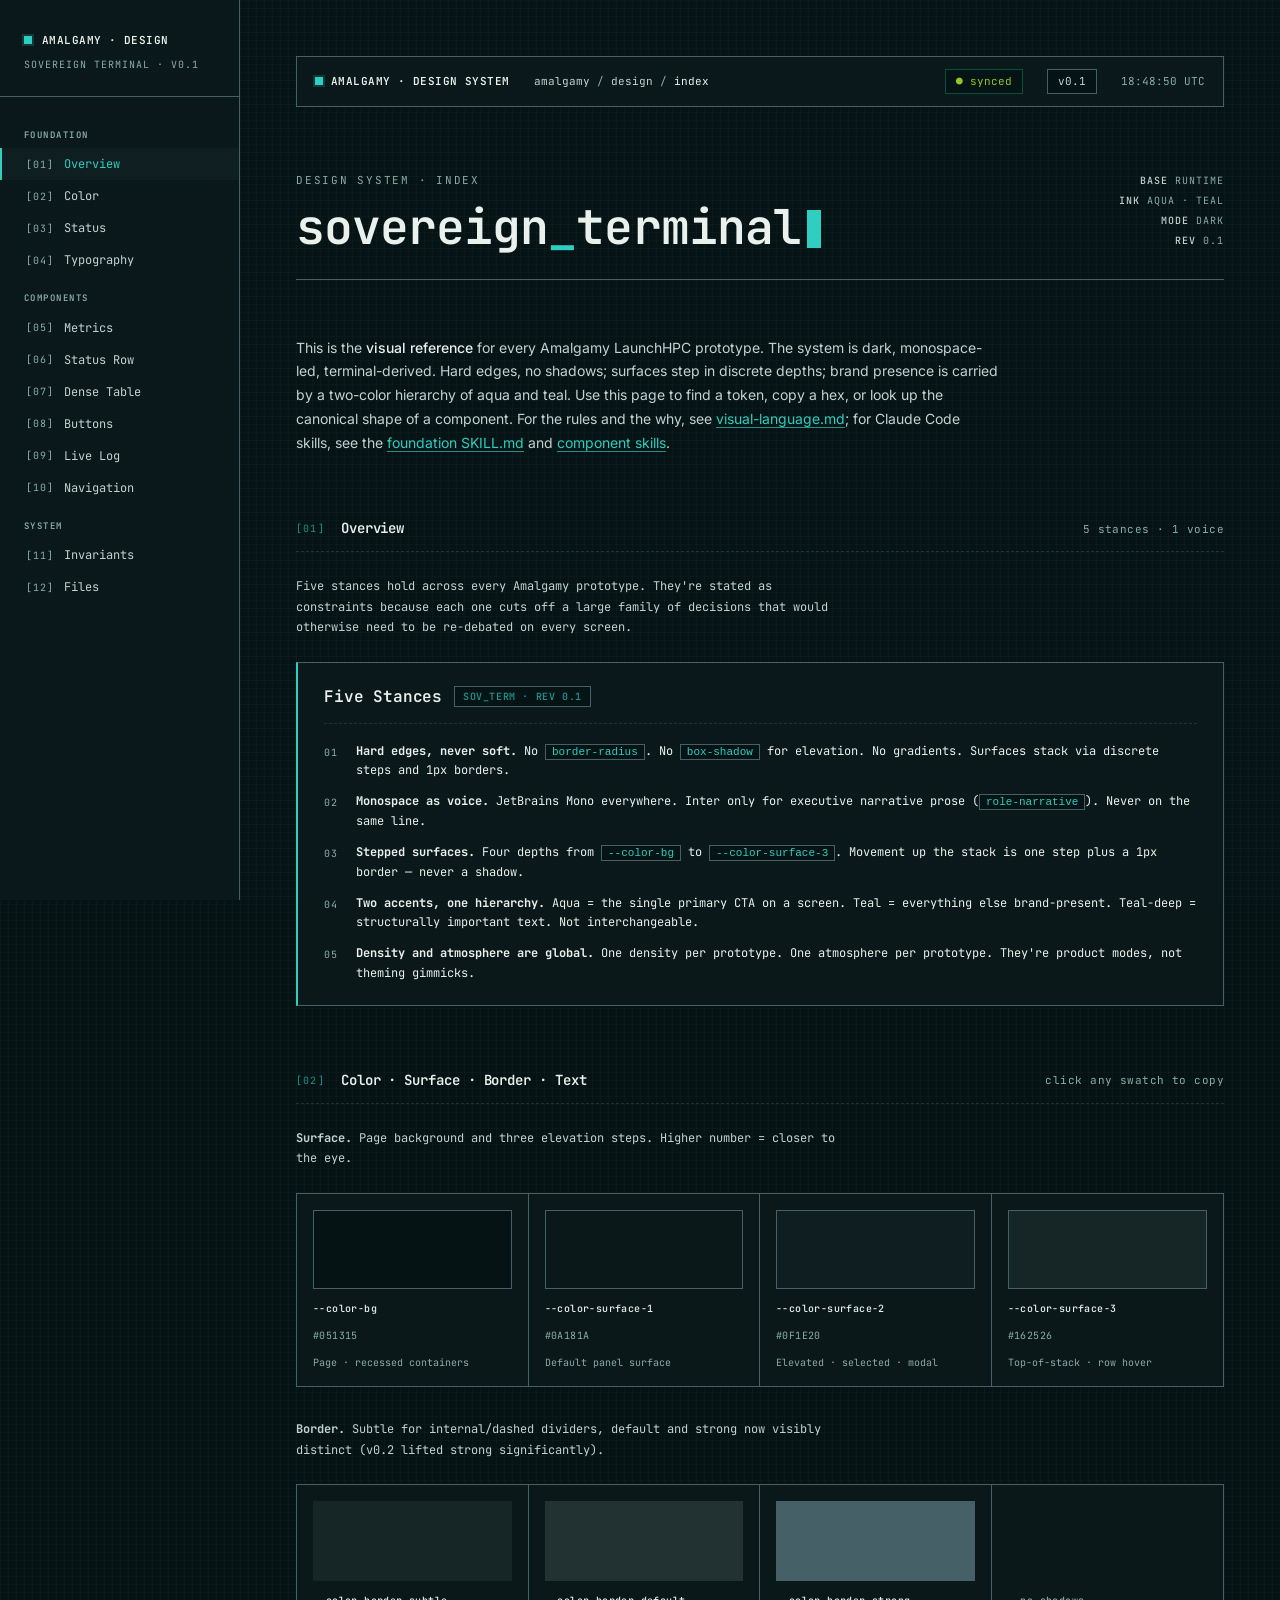
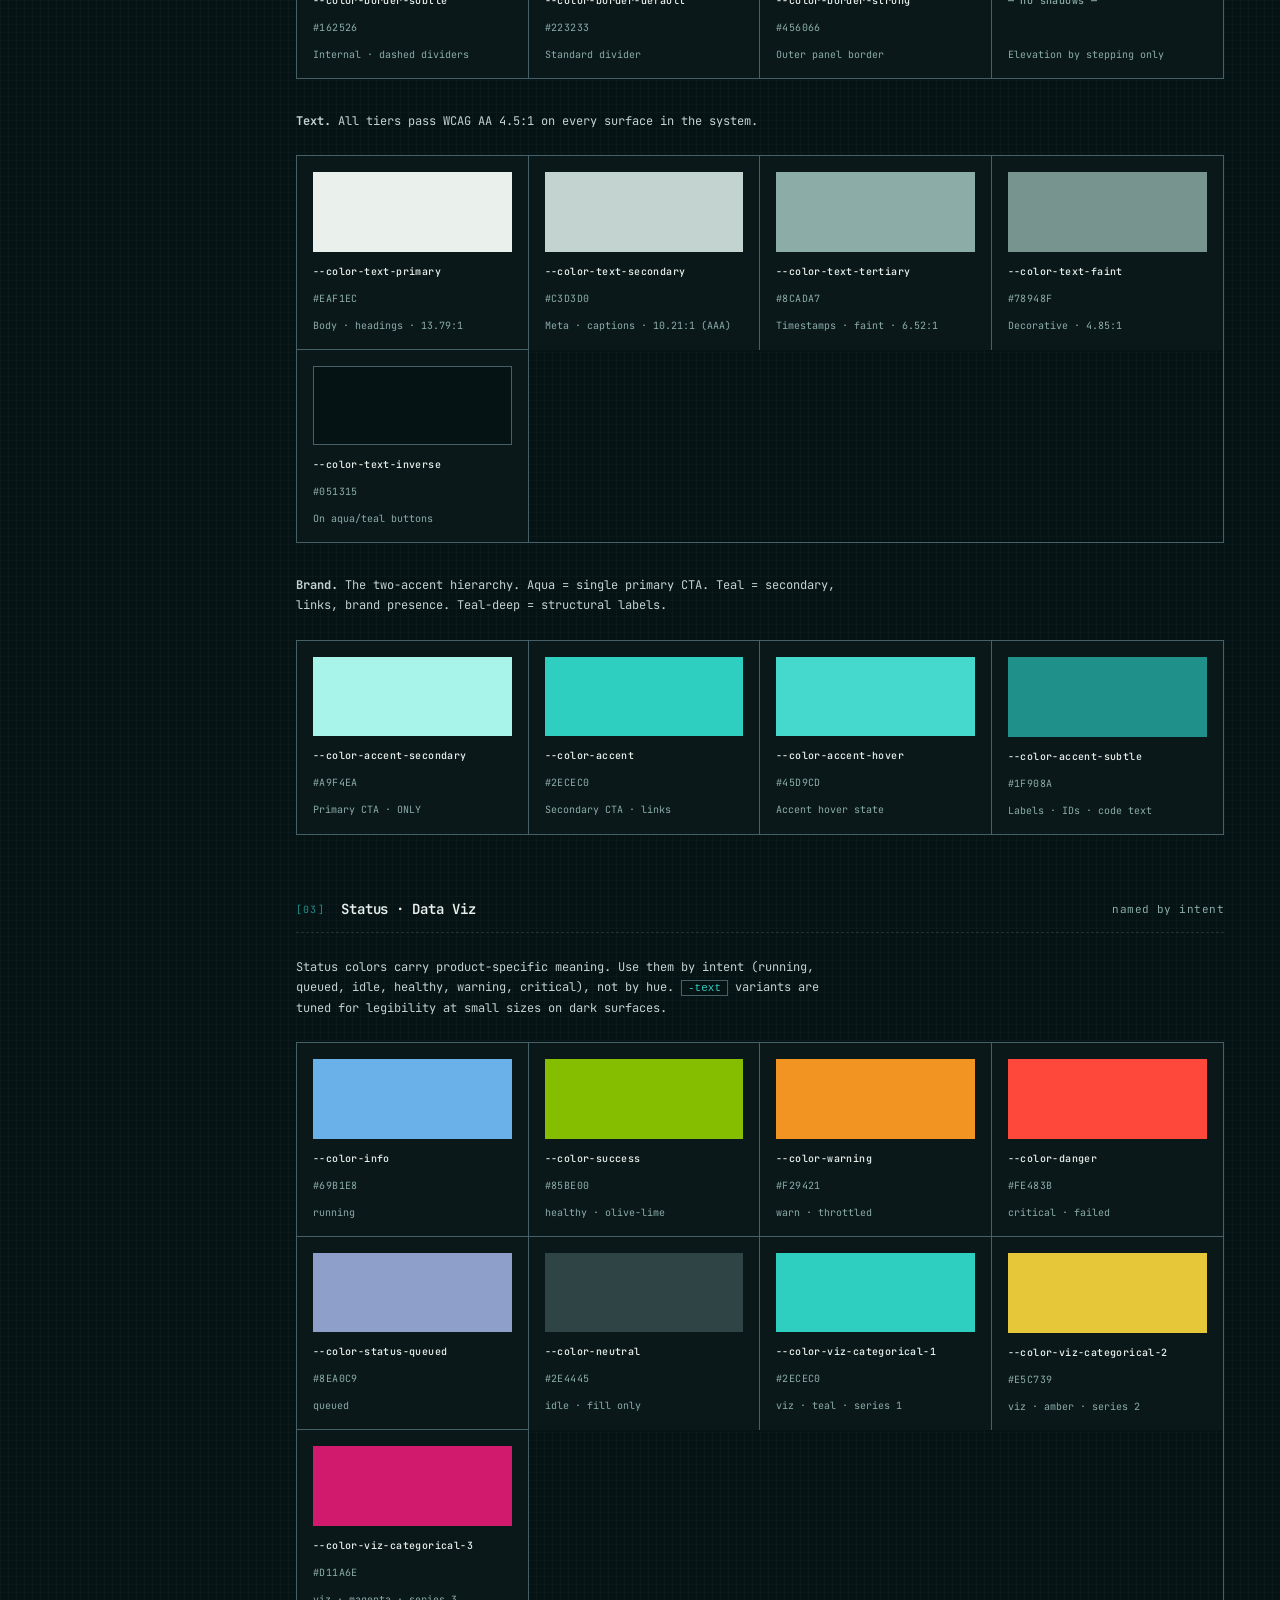
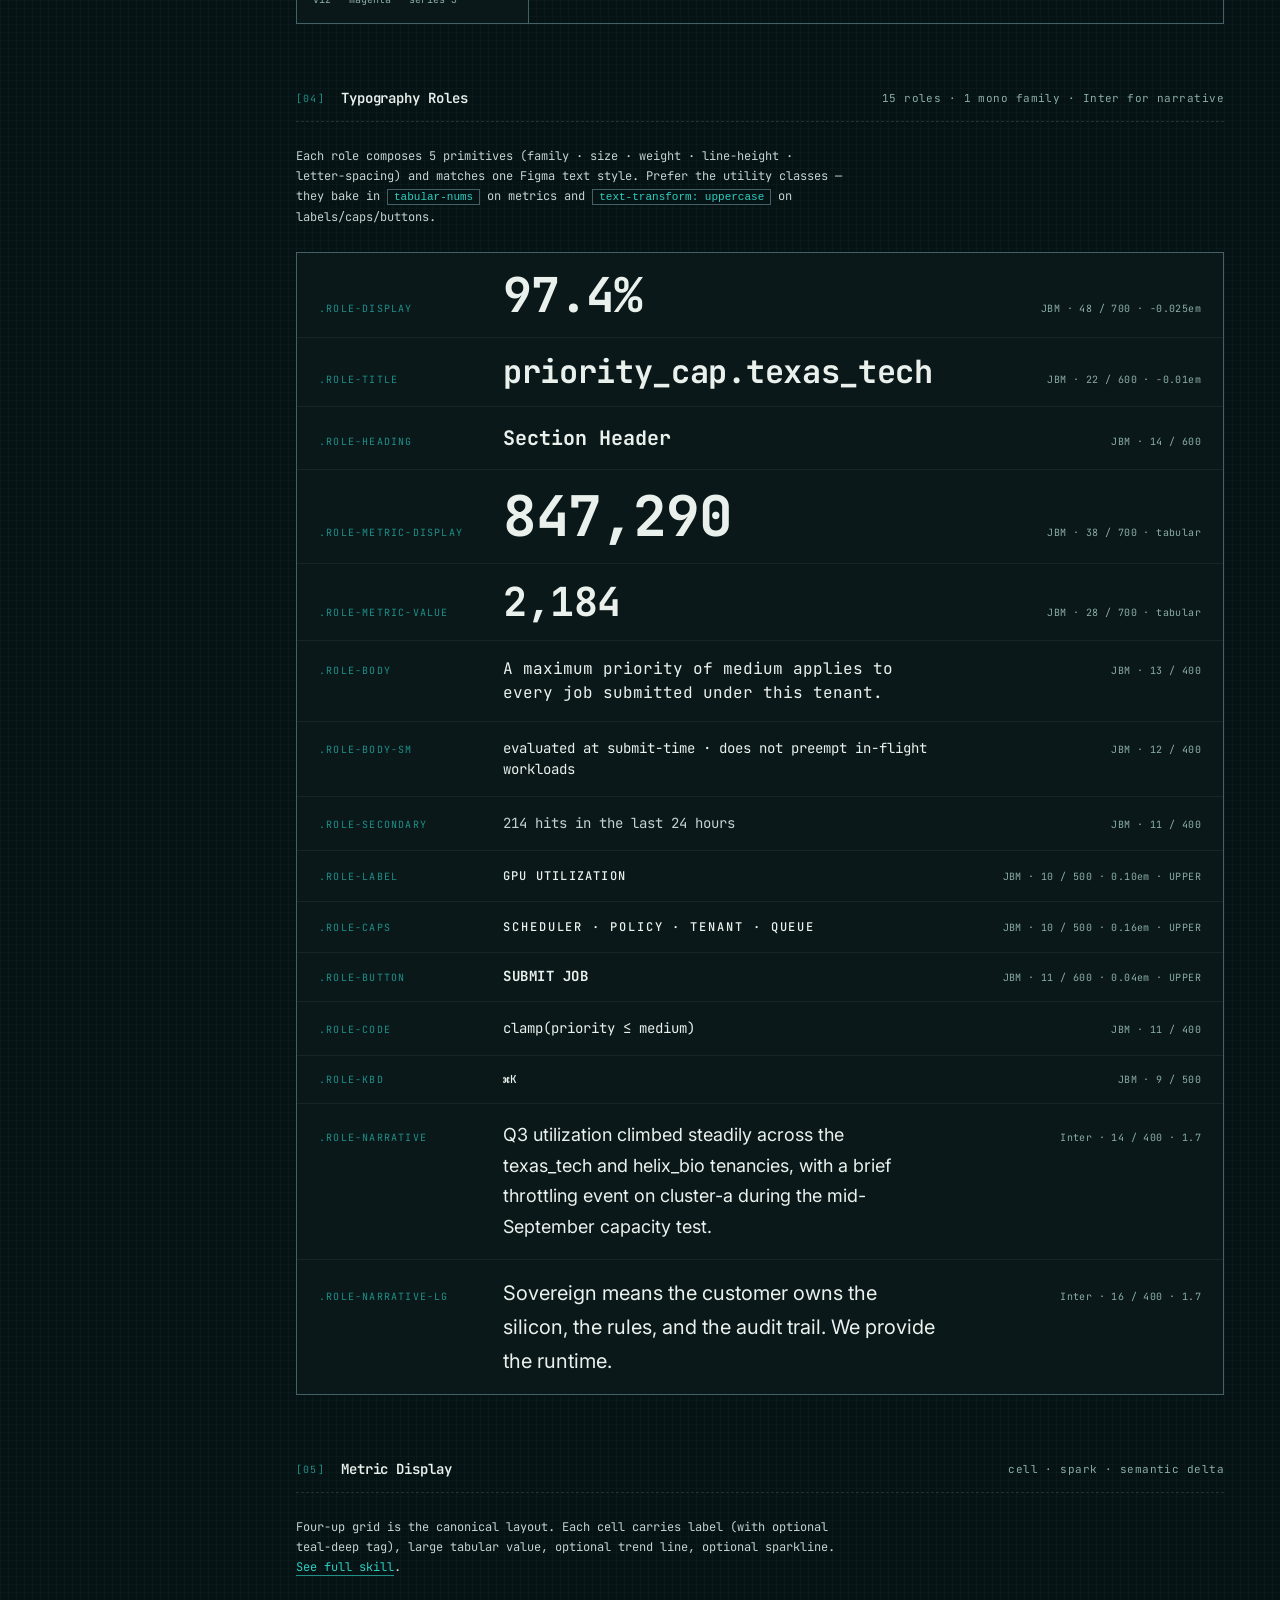
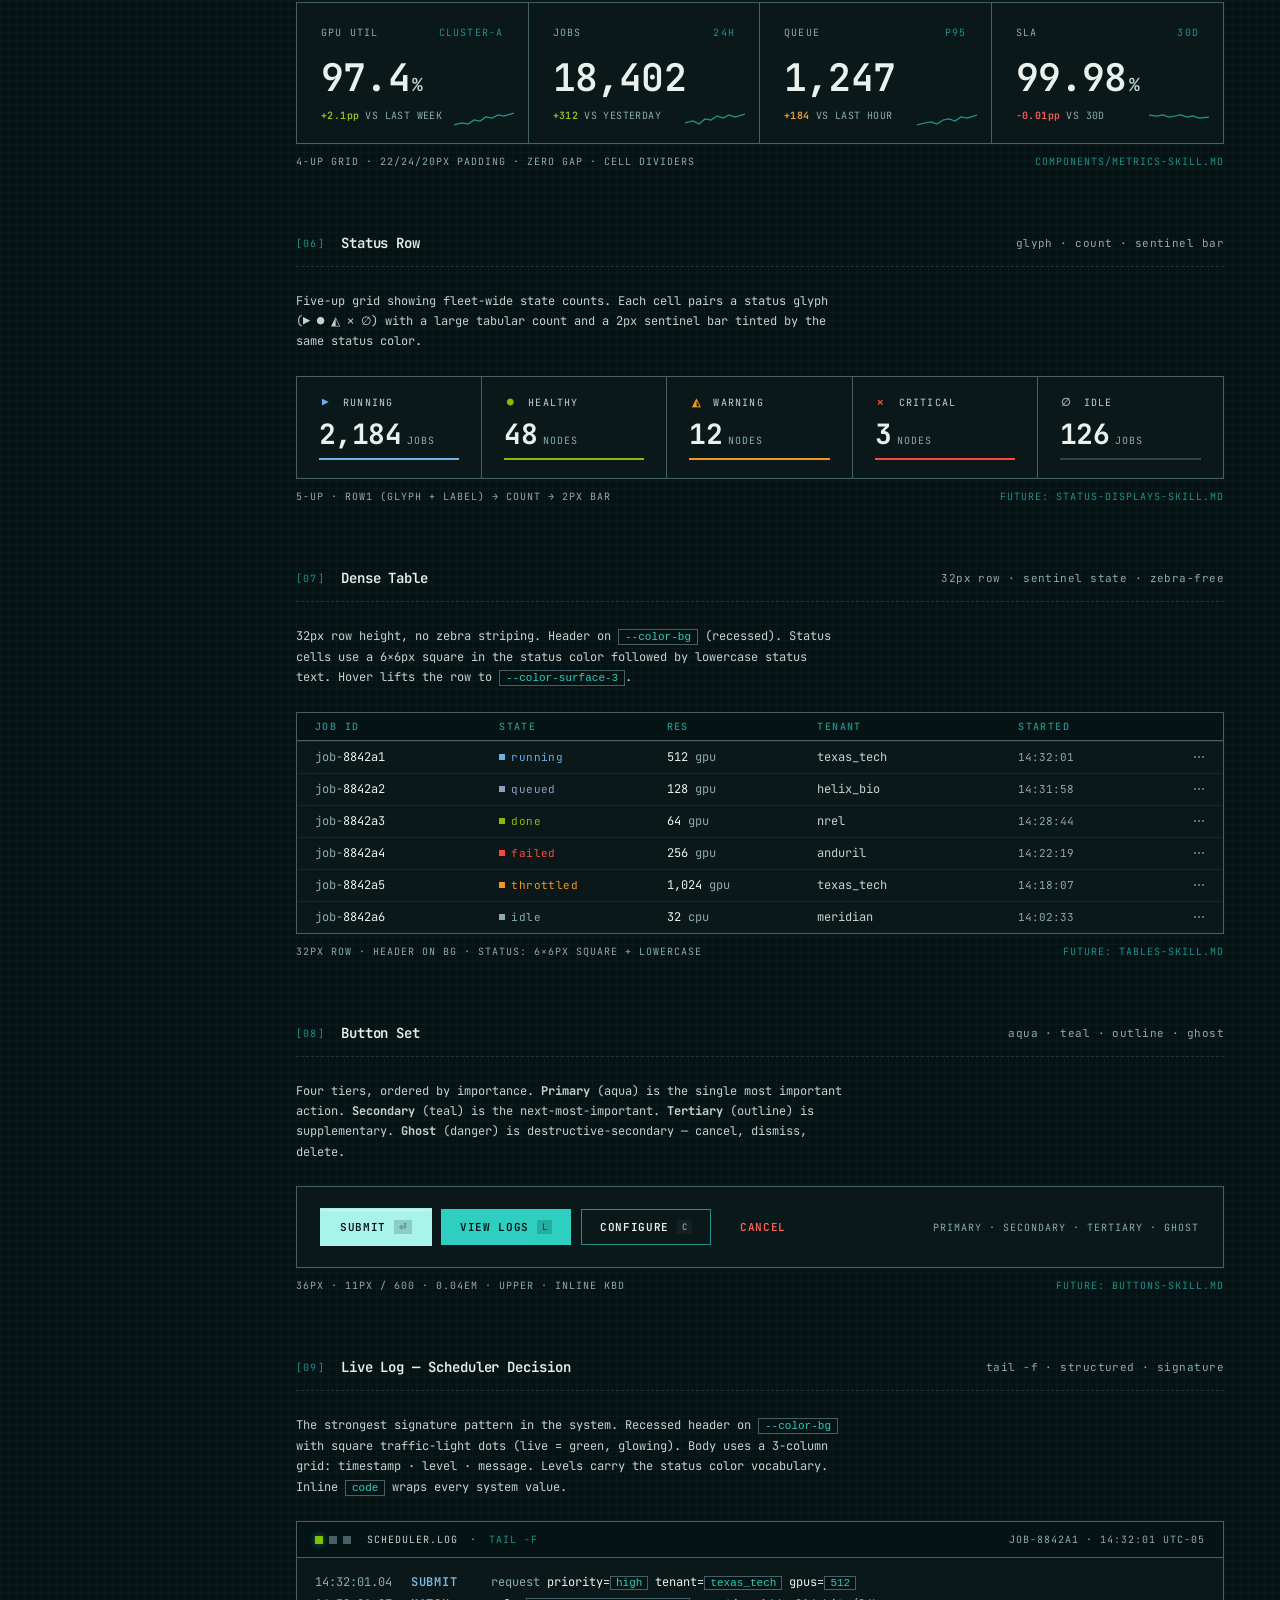
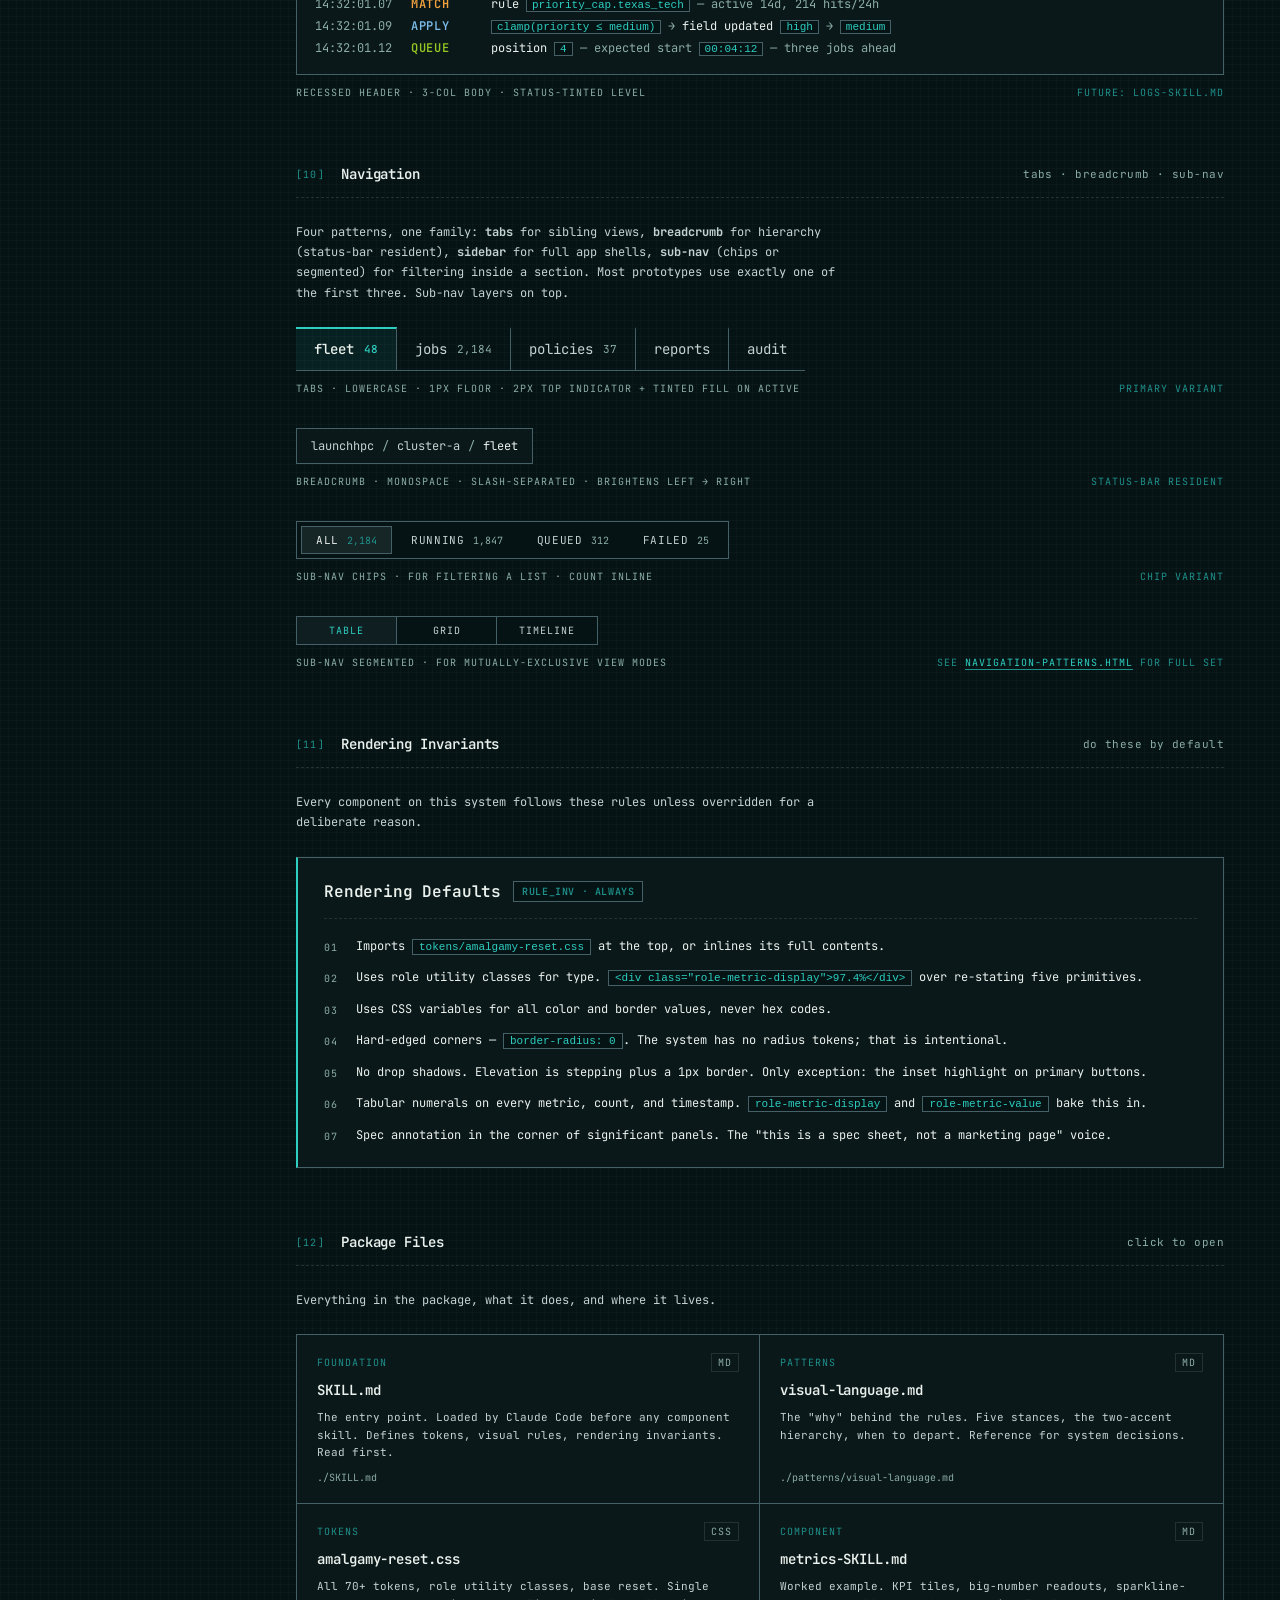
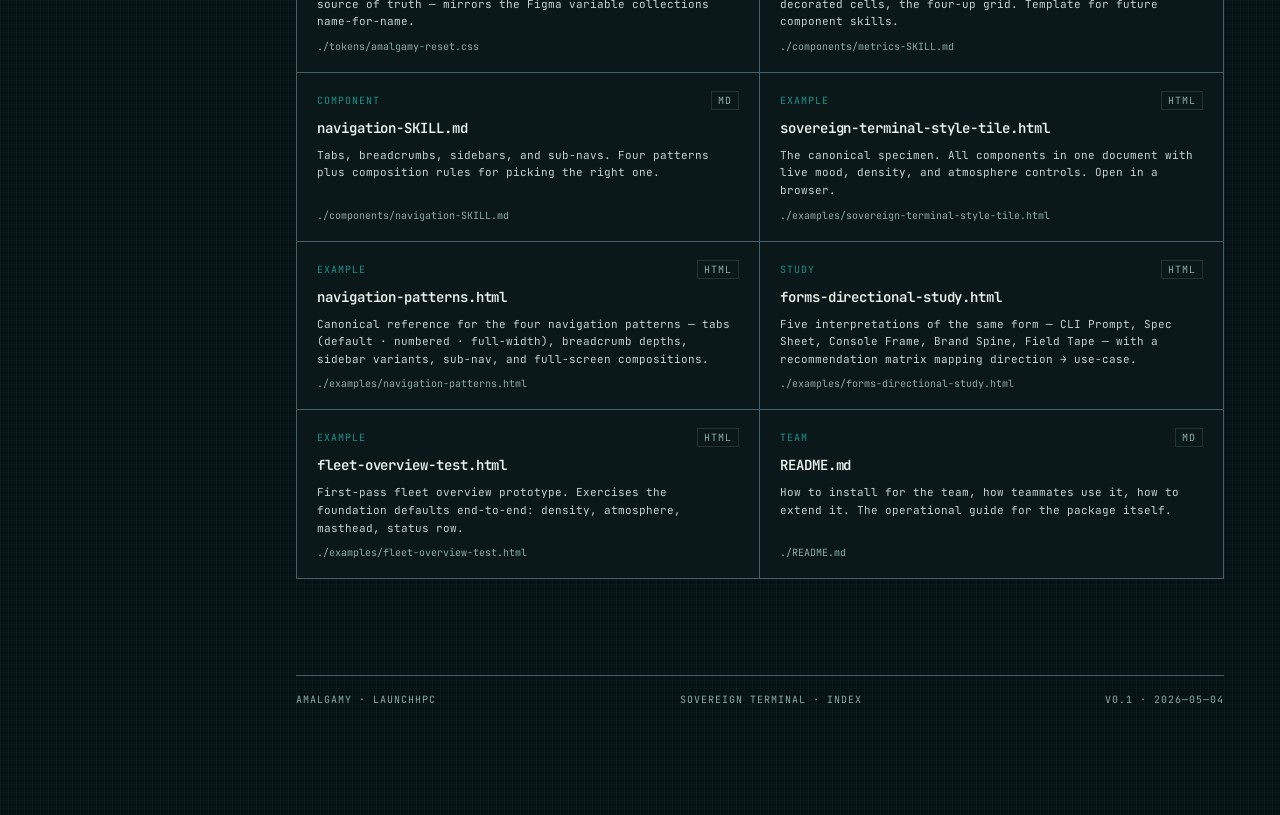
<file: index.html>
<!doctype html>
<html lang="en">
<head>
<meta charset="utf-8"/>
<meta name="viewport" content="width=1440"/>
<title>Amalgamy · Design System Index</title>
<link rel="preconnect" href="https://fonts.googleapis.com">
<link rel="preconnect" href="https://fonts.gstatic.com" crossorigin>
<link href="https://fonts.googleapis.com/css2?family=JetBrains+Mono:wght@400;500;600;700&family=Inter:wght@400;500&display=swap" rel="stylesheet">
<style>
  /* ============================================================
   * AMALGAMY · DESIGN SYSTEM INDEX
   * Self-contained reference page. Mirrors tokens/amalgamy-reset.css
   * exactly so the page is itself a specimen of the system.
   * ============================================================ */

  :root {
    /* SURFACE — v0.2 darker Clear-teal ramp */
    --color-bg:               #051315;
    --color-surface-1:        #0A181A;
    --color-surface-2:        #0F1E20;
    --color-surface-3:        #162526;

    /* BORDER — strong now visibly distinct from default */
    --color-border-subtle:    #162526;
    --color-border-default:   #223233;
    --color-border-strong:    #456066;

    /* TEXT — all tiers WCAG AA on every surface */
    --color-text-primary:     #EAF1EC;
    --color-text-secondary:   #C3D3D0;
    --color-text-tertiary:    #8CADA7;
    --color-text-faint:       #78948F;
    --color-text-inverse:     #051315;

    /* BRAND — full state ramps */
    --color-accent:                    #2ECEC0;
    --color-accent-hover:              #45D9CD;
    --color-accent-active:             #27AFA3;
    --color-accent-disabled:           #2E827C;
    --color-accent-subtle:             #1F908A;
    --color-accent-muted-bg:           #082223;
    --color-accent-secondary:          #A9F4EA;
    --color-accent-secondary-hover:    #B3F5ED;
    --color-accent-secondary-active:   #90CFC7;
    --color-accent-secondary-disabled: #65938F;

    /* STATUS — retuned for new surface palette + AA */
    --color-success:          #85BE00;
    --color-success-text:     #94C623;
    --color-warning:          #F29421;
    --color-warning-text:     #F1A23F;
    --color-danger:           #FE483B;
    --color-danger-text:      #FB6156;
    --color-info:             #69B1E8;
    --color-info-text:        #7CBBE9;
    --color-status-queued:    #8EA0C9;
    --color-neutral:          #2E4445;
    --color-neutral-text:     #649497;

    /* VIZ — categorical (first 3 shown; full set at viz-categorical-1..8) */
    --color-viz-categorical-1: #2ECEC0;  /* teal */
    --color-viz-categorical-2: #E5C739;  /* amber */
    --color-viz-categorical-3: #D11A6E;  /* magenta */

    /* TYPOGRAPHY */
    --font-mono: 'JetBrains Mono', ui-monospace, SFMono-Regular, Menlo, monospace;
    --font-sans: 'Inter', system-ui, -apple-system, sans-serif;
  }

  *, *::before, *::after { box-sizing: border-box; }
  html, body { margin: 0; padding: 0; }
  body {
    background: var(--color-bg);
    color: var(--color-text-primary);
    font-family: var(--font-mono);
    font-size: 16px;
    line-height: 1.5;
    -webkit-font-smoothing: antialiased;
    font-variant-ligatures: none;
    background-image:
      linear-gradient(rgba(255,255,255,0.020) 1px, transparent 1px),
      linear-gradient(90deg, rgba(255,255,255,0.020) 1px, transparent 1px);
    background-size: 8px 8px;
  }

  /* Subtle scanline overlay */
  body::before {
    content: ""; position: fixed; inset: 0; pointer-events: none; z-index: 9998;
    background: repeating-linear-gradient(
      0deg,
      rgba(46,206,192,0.008) 0 1px,
      transparent 1px 3px
    );
    mix-blend-mode: screen;
  }

  /* ───────── LAYOUT ───────── */
  .page {
    display: grid;
    grid-template-columns: 240px 1fr;
    min-height: 100vh;
  }

  /* ───────── SIDE NAV ───────── */
  .nav {
    position: sticky; top: 0;
    height: 100vh;
    overflow-y: auto;
    background: var(--color-surface-1);
    border-right: 1px solid var(--color-border-strong);
    padding: 32px 0;
    z-index: 10;
  }
  .nav-mark {
    padding: 0 24px 24px;
    border-bottom: 1px solid var(--color-border-strong);
    margin-bottom: 16px;
  }
  .nav-mark .row {
    display: flex; align-items: center; gap: 10px;
    font-weight: 600; letter-spacing: 0.04em;
    color: var(--color-text-primary);
    font-size: 11px;
  }
  .nav-mark .row .dot {
    width: 8px; height: 8px;
    background: var(--color-accent);
    box-shadow: 0 0 0 2px rgba(46,206,192,0.18);
  }
  .nav-mark .sub {
    margin-top: 8px;
    font-size: 10px;
    color: var(--color-text-tertiary);
    letter-spacing: 0.10em; text-transform: uppercase;
  }

  .nav-section {
    padding: 16px 24px 6px;
    font-size: 9px;
    color: var(--color-text-tertiary);
    letter-spacing: 0.16em;
    text-transform: uppercase;
    font-weight: 600;
  }
  .nav a {
    display: flex; align-items: center; gap: 10px;
    padding: 7px 24px;
    color: var(--color-text-secondary);
    font-size: 12px;
    text-decoration: none;
    letter-spacing: 0;
    border-left: 2px solid transparent;
  }
  .nav a:hover { color: var(--color-text-primary); background: var(--color-surface-2); }
  .nav a.active {
    color: var(--color-accent);
    border-left-color: var(--color-accent);
    background: var(--color-surface-2);
  }
  .nav a .num {
    color: var(--color-text-tertiary);
    font-size: 10px;
    letter-spacing: 0.10em;
  }
  .nav a:hover .num { color: var(--color-accent-subtle); }

  /* ───────── MAIN ───────── */
  .main { min-width: 0; }
  .container { max-width: 1100px; padding: 56px 56px 96px; }

  /* ───────── STATUS BAR ───────── */
  .statusbar {
    display: grid;
    grid-template-columns: auto 1fr auto auto auto;
    gap: 24px;
    align-items: center;
    padding: 12px 18px;
    background: var(--color-surface-1);
    border: 1px solid var(--color-border-strong);
    margin-bottom: 32px;
    font-size: 11px;
    color: var(--color-text-secondary);
  }
  .statusbar .mark {
    display: inline-flex; align-items: center; gap: 8px;
    color: var(--color-text-primary); font-weight: 600;
    letter-spacing: 0.04em;
  }
  .statusbar .mark .dot {
    width: 8px; height: 8px;
    background: var(--color-accent);
    box-shadow: 0 0 0 2px rgba(46,206,192,0.18);
  }
  .statusbar .path { color: var(--color-text-secondary); }
  .statusbar .path .sep { color: var(--color-text-tertiary); }
  .statusbar .path .active { color: var(--color-text-primary); }
  .statusbar .pill {
    padding: 3px 10px;
    background: var(--color-bg);
    border: 1px solid var(--color-border-strong);
    color: var(--color-text-secondary);
  }
  .statusbar .pill.ok {
    color: var(--color-success-text);
    border-color: rgba(13,195,120,0.35);
  }
  .statusbar .ts {
    color: var(--color-text-tertiary);
    font-variant-numeric: tabular-nums;
  }

  /* ───────── MASTHEAD ───────── */
  .masthead {
    display: grid;
    grid-template-columns: 1fr auto;
    gap: 32px;
    align-items: end;
    padding: 32px 0 28px;
    border-bottom: 1px solid var(--color-border-strong);
    margin-bottom: 56px;
  }
  .masthead .label {
    font-size: 11px; color: var(--color-text-tertiary);
    letter-spacing: 0.16em; text-transform: uppercase;
    margin-bottom: 14px;
  }
  .masthead h1 {
    margin: 0;
    font-size: 48px; line-height: 1; font-weight: 600;
    letter-spacing: -0.02em;
    color: var(--color-text-primary);
    font-family: var(--font-mono);
  }
  .masthead h1 .accent { color: var(--color-accent); }
  .masthead h1 .cursor {
    display: inline-block; width: 14px; height: 38px;
    background: var(--color-accent); margin-left: 6px;
    vertical-align: -4px;
    animation: blink 1s steps(1) infinite;
  }
  @keyframes blink { 50% { opacity: 0; } }
  .masthead .meta {
    text-align: right;
    font-size: 10px; color: var(--color-text-tertiary);
    letter-spacing: 0.10em; text-transform: uppercase;
    line-height: 2;
  }
  .masthead .meta b { color: var(--color-text-secondary); font-weight: 500; }

  .lede {
    max-width: 78ch;
    font-family: var(--font-sans);
    font-size: 14px;
    line-height: 1.7;
    color: var(--color-text-secondary);
    margin: 0 0 56px;
  }
  .lede strong {
    color: var(--color-text-primary);
    font-weight: 500;
  }
  .lede a {
    color: var(--color-accent);
    text-decoration: none;
    border-bottom: 1px solid var(--color-accent-subtle);
  }
  .lede a:hover { border-bottom-color: var(--color-accent); }

  /* ───────── SECTIONS ───────── */
  .sec { margin-top: 64px; scroll-margin-top: 24px; }
  .sec-head {
    display: grid;
    grid-template-columns: auto auto 1fr auto;
    gap: 16px; align-items: center;
    margin-bottom: 24px;
    padding-bottom: 12px;
    border-bottom: 1px dashed var(--color-border-default);
  }
  .sec-head .num {
    font-size: 10px;
    color: var(--color-accent-subtle);
    letter-spacing: 0.12em;
  }
  .sec-head .name {
    font-size: 14px; font-weight: 600;
    color: var(--color-text-primary);
    letter-spacing: -0.005em;
  }
  .sec-head .desc {
    font-size: 11px;
    color: var(--color-text-tertiary);
    text-align: right;
    letter-spacing: 0.04em;
  }

  .note {
    font-size: 12px;
    color: var(--color-text-secondary);
    line-height: 1.7;
    max-width: 78ch;
    margin: 0 0 24px;
  }
  .note code {
    color: var(--color-accent);
    background: var(--color-bg);
    border: 1px solid var(--color-border-strong);
    padding: 1px 6px;
    font-size: 11px;
  }
  .note + .note { margin-top: -16px; }

  /* ───────── TOKEN GRIDS ───────── */
  .swatches {
    display: grid;
    grid-template-columns: repeat(4, 1fr);
    gap: 0;
    border: 1px solid var(--color-border-strong);
  }
  .sw {
    padding: 16px;
    background: var(--color-surface-1);
    border-right: 1px solid var(--color-border-strong);
    border-bottom: 1px solid var(--color-border-strong);
    display: flex; flex-direction: column; gap: 12px;
    cursor: pointer;
    transition: background 100ms;
    position: relative;
  }
  .sw:hover { background: var(--color-surface-2); }
  .sw:nth-child(4n) { border-right: none; }
  .sw .sq {
    width: 100%;
    aspect-ratio: 5/2;
  }
  .sw.bordered .sq {
    outline: 1px solid var(--color-border-strong);
    outline-offset: -1px;
  }
  .sw .var {
    font-size: 10px;
    color: var(--color-text-primary);
    letter-spacing: 0.04em;
    font-weight: 500;
    word-break: break-all;
  }
  .sw .hex {
    font-size: 10px;
    color: var(--color-text-tertiary);
    font-variant-numeric: tabular-nums;
    letter-spacing: 0.04em;
  }
  .sw .hint {
    font-size: 10px;
    color: var(--color-text-tertiary);
    line-height: 1.5;
  }
  .sw .copied {
    position: absolute;
    top: 8px; right: 8px;
    font-size: 9px;
    color: var(--color-accent);
    letter-spacing: 0.10em;
    text-transform: uppercase;
    opacity: 0;
    transition: opacity 200ms;
  }
  .sw.flash .copied { opacity: 1; }

  /* Trim trailing borders for the bottom row of each grid */
  .swatches[data-rows="2"] .sw:nth-last-child(-n+4) { border-bottom: none; }
  .swatches[data-rows="3"] .sw:nth-last-child(-n+4) { border-bottom: none; }
  .swatches[data-rows="auto"] .sw:nth-last-child(-n+4) { border-bottom: none; }

  /* ───────── TYPE TABLE ───────── */
  .type-grid {
    border: 1px solid var(--color-border-strong);
    background: var(--color-surface-1);
  }
  .type-row {
    display: grid;
    grid-template-columns: 160px 1fr 240px;
    gap: 24px;
    padding: 16px 22px;
    border-bottom: 1px solid var(--color-border-subtle);
    align-items: baseline;
  }
  .type-row:last-child { border-bottom: none; }
  .type-row .role {
    font-size: 10px;
    color: var(--color-accent-subtle);
    letter-spacing: 0.12em;
    text-transform: uppercase;
  }
  .type-row .spec {
    font-size: 10px;
    color: var(--color-text-tertiary);
    text-align: right;
    letter-spacing: 0.04em;
  }
  .role-display-lg     { font-family: var(--font-mono); font-size: 64px; font-weight: 700; line-height: 1.1; letter-spacing: -0.025em; font-variant-numeric: tabular-nums; }
  .role-display        { font-family: var(--font-mono); font-size: 48px; font-weight: 700; line-height: 1.1; letter-spacing: -0.025em; font-variant-numeric: tabular-nums; }
  .role-display-sm     { font-family: var(--font-mono); font-size: 40px; font-weight: 700; line-height: 1.1; letter-spacing: -0.025em; font-variant-numeric: tabular-nums; }
  .role-title          { font-family: var(--font-mono); font-size: 32px; font-weight: 700; line-height: 1.1; letter-spacing: -0.01em; }
  .role-subtitle       { font-family: var(--font-mono); font-size: 24px; font-weight: 700; line-height: 1.1; letter-spacing: -0.01em; }
  .role-heading        { font-family: var(--font-mono); font-size: 20px; font-weight: 700; line-height: 1.5; }
  .role-body-lg        { font-family: var(--font-sans); font-size: 18px; font-weight: 400; line-height: 1.7; }
  .role-body           { font-family: var(--font-mono); font-size: 16px; font-weight: 400; line-height: 1.5; }
  .role-body-sm        { font-family: var(--font-mono); font-size: 14px; font-weight: 400; line-height: 1.5; }
  .role-secondary      { font-family: var(--font-mono); font-size: 14px; font-weight: 400; line-height: 1.5; color: var(--color-text-secondary); }
  .role-metric-display { font-family: var(--font-mono); font-size: 56px; font-weight: 700; line-height: 1.1; letter-spacing: -0.025em; font-variant-numeric: tabular-nums; }
  .role-metric-value   { font-family: var(--font-mono); font-size: 40px; font-weight: 700; line-height: 1.1; letter-spacing: -0.01em; font-variant-numeric: tabular-nums; }
  .role-label          { font-family: var(--font-mono); font-size: 12px; font-weight: 500; line-height: 1.5; letter-spacing: 0.10em; text-transform: uppercase; }
  .role-caps           { font-family: var(--font-mono); font-size: 12px; font-weight: 500; line-height: 1.5; letter-spacing: 0.16em; text-transform: uppercase; }
  .role-button         { font-family: var(--font-mono); font-size: 14px; font-weight: 700; line-height: 1.1; letter-spacing: 0.04em; text-transform: uppercase; }
  .role-code           { font-family: var(--font-mono); font-size: 14px; font-weight: 400; line-height: 1.5; }
  .role-kbd            { font-family: var(--font-mono); font-size: 11px; font-weight: 500; line-height: 1.1; }
  .role-narrative      { font-family: var(--font-sans); font-size: 18px; font-weight: 400; line-height: 1.7; }
  .role-narrative-lg   { font-family: var(--font-sans); font-size: 20px; font-weight: 400; line-height: 1.7; }

  /* ───────── COMPONENT SHOWCASE ───────── */
  .panel {
    border: 1px solid var(--color-border-strong);
    background: var(--color-surface-1);
  }
  .panel-frame {
    position: relative;
    margin-bottom: 32px;
  }
  .panel-spec {
    margin-top: 10px;
    display: flex;
    justify-content: space-between;
    font-size: 10px;
    color: var(--color-text-tertiary);
    letter-spacing: 0.10em;
    text-transform: uppercase;
  }
  .panel-spec .right {
    color: var(--color-accent-subtle);
  }

  /* Metric grid */
  .metric-grid {
    display: grid;
    grid-template-columns: repeat(4, 1fr);
    gap: 0;
    border: 1px solid var(--color-border-strong);
  }
  .metric-cell {
    padding: 22px 24px 20px;
    border-right: 1px solid var(--color-border-strong);
    background: var(--color-surface-1);
    position: relative;
  }
  .metric-cell:last-child { border-right: none; }
  .metric-cell .lbl {
    font-size: 10px; color: var(--color-text-tertiary);
    letter-spacing: 0.12em; text-transform: uppercase;
    margin-bottom: 18px;
    display: flex; justify-content: space-between;
  }
  .metric-cell .lbl .tag { color: var(--color-accent-subtle); }
  .metric-cell .val {
    font-size: 38px; font-weight: 600; line-height: 1;
    color: var(--color-text-primary);
    font-variant-numeric: tabular-nums;
    letter-spacing: -0.02em;
  }
  .metric-cell .val .u {
    font-size: 18px; color: var(--color-text-secondary);
    margin-left: 2px;
  }
  .metric-cell .trend {
    margin-top: 12px;
    font-size: 10px;
    color: var(--color-text-tertiary);
    display: flex; gap: 6px; align-items: center;
    letter-spacing: 0.04em;
  }
  .metric-cell .delta { font-weight: 600; }
  .metric-cell .delta.up { color: var(--color-success-text); }
  .metric-cell .delta.dn { color: var(--color-danger-text); }
  .metric-cell .delta.warn { color: var(--color-warning-text); }
  .metric-cell .spark {
    position: absolute; right: 14px; bottom: 14px;
    width: 60px; height: 18px;
  }
  .metric-cell .spark path {
    fill: none; stroke: var(--color-accent);
    stroke-width: 1.25; opacity: 0.7;
  }

  /* Status row */
  .statrow {
    display: grid;
    grid-template-columns: repeat(5, 1fr);
    border: 1px solid var(--color-border-strong);
    background: var(--color-surface-1);
  }
  .stat {
    padding: 18px 22px;
    border-right: 1px solid var(--color-border-strong);
    display: flex; flex-direction: column; gap: 10px;
  }
  .stat:last-child { border-right: none; }
  .stat .row1 {
    display: flex; align-items: center; gap: 10px;
    font-size: 10px; color: var(--color-text-secondary);
    letter-spacing: 0.12em; text-transform: uppercase;
  }
  .stat .glyph {
    width: 14px; height: 14px;
    display: inline-flex; align-items: center; justify-content: center;
    font-weight: 700; font-size: 11px;
  }
  .stat.run .glyph  { color: var(--color-info); }
  .stat.ok .glyph   { color: var(--color-success); }
  .stat.warn .glyph { color: var(--color-warning); }
  .stat.crit .glyph { color: var(--color-danger); }
  .stat.idle .glyph { color: var(--color-text-tertiary); }
  .stat .count {
    font-size: 28px; font-weight: 700;
    line-height: 1; letter-spacing: -0.02em;
    font-variant-numeric: tabular-nums;
    color: var(--color-text-primary);
    display: flex; align-items: baseline; gap: 6px;
  }
  .stat .count .u {
    font-size: 10px; color: var(--color-text-tertiary);
    letter-spacing: 0.10em; text-transform: uppercase;
    font-weight: 400;
  }
  .stat .bar { height: 2px; width: 100%; background: var(--color-neutral); }
  .stat.run .bar  { background: var(--color-info); }
  .stat.ok .bar   { background: var(--color-success); }
  .stat.warn .bar { background: var(--color-warning); }
  .stat.crit .bar { background: var(--color-danger); }

  /* Table */
  .table { border: 1px solid var(--color-border-strong); }
  .thead, .trow {
    display: grid;
    grid-template-columns: 1.1fr 1fr 0.9fr 1.2fr 0.9fr 36px;
    align-items: center;
    padding: 0 18px;
    height: 32px;
    background: var(--color-surface-1);
  }
  .thead {
    background: var(--color-bg);
    color: var(--color-accent-subtle);
    font-size: 10px;
    letter-spacing: 0.14em;
    text-transform: uppercase;
    font-weight: 600;
    height: 28px;
    border-bottom: 1px solid var(--color-border-strong);
  }
  .trow {
    border-top: 1px solid var(--color-border-subtle);
    font-size: 12px;
    transition: background 100ms;
  }
  .trow:first-child { border-top: none; }
  .trow:hover { background: var(--color-surface-3); }
  .cell-id { color: var(--color-text-primary); font-size: 12px; }
  .cell-id .pre { color: var(--color-text-tertiary); }
  .cell-st {
    font-size: 11px;
    color: var(--color-info);
    letter-spacing: 0.04em;
    display: flex; align-items: center; gap: 6px;
  }
  .cell-st::before {
    content: ""; width: 6px; height: 6px; background: currentColor;
  }
  .cell-st.ok    { color: var(--color-success); }
  .cell-st.warn  { color: var(--color-warning); }
  .cell-st.crit  { color: var(--color-danger); }
  .cell-st.queue { color: var(--color-status-queued); }
  .cell-st.idle  { color: var(--color-text-tertiary); }
  .cell-res { color: var(--color-text-primary); font-variant-numeric: tabular-nums; font-size: 12px; }
  .cell-res .u { color: var(--color-text-tertiary); }
  .cell-ten { color: var(--color-text-secondary); font-size: 12px; }
  .cell-ts { color: var(--color-text-tertiary); font-size: 11px; font-variant-numeric: tabular-nums; }
  .cell-more { color: var(--color-text-tertiary); text-align: right; }

  /* Buttons */
  .button-row {
    display: flex; gap: 10px; align-items: center;
    flex-wrap: wrap;
    padding: 22px 24px;
    background: var(--color-surface-1);
    border: 1px solid var(--color-border-strong);
  }
  .btn {
    display: inline-flex; align-items: center; gap: 8px;
    height: 36px; padding: 0 18px;
    font-family: var(--font-mono);
    font-size: 11px; font-weight: 600;
    letter-spacing: 0.06em; text-transform: uppercase;
    cursor: pointer;
    border: 1px solid transparent;
    background: transparent;
    color: var(--color-text-primary);
  }
  .btn.primary {
    background: var(--color-accent-secondary);
    color: var(--color-text-inverse);
    box-shadow: 0 0 0 1px var(--color-accent-secondary), inset 0 1px 0 rgba(255,255,255,0.4);
  }
  .btn.primary:hover { background: #C0FCEF; }
  .btn.secondary {
    color: var(--color-text-inverse);
    background: var(--color-accent);
  }
  .btn.secondary:hover { background: var(--color-accent-hover); }
  .btn.tertiary {
    color: var(--color-text-primary);
    background: transparent;
    border: 1px solid var(--color-accent-subtle);
  }
  .btn.tertiary:hover { background: rgba(31,144,138,0.12); }
  .btn.ghost {
    color: var(--color-danger-text);
    background: transparent;
  }
  .btn.ghost:hover { background: rgba(200,83,59,0.10); }
  .btn kbd {
    font-family: var(--font-mono);
    font-size: 9px; font-weight: 500;
    color: rgba(1,22,25,0.65);
    background: rgba(1,22,25,0.18);
    padding: 1px 5px;
    letter-spacing: 0;
  }
  .btn.tertiary kbd, .btn.ghost kbd {
    color: var(--color-text-tertiary);
    background: rgba(255,255,255,0.04);
  }
  .btn-spec {
    margin-left: auto;
    font-size: 10px;
    color: var(--color-text-tertiary);
    letter-spacing: 0.10em; text-transform: uppercase;
  }

  /* Navigation patterns */
  .tabs {
    display: inline-flex; align-items: stretch;
    border-bottom: 1px solid var(--color-border-strong);
  }
  .tab {
    display: inline-flex; align-items: center; gap: 10px;
    padding: 10px 18px;
    font-family: var(--font-mono);
    font-size: 14px;
    color: var(--color-text-secondary);
    text-decoration: none;
    border-right: 1px solid var(--color-border-strong);
    border-top: 2px solid transparent;
    background: transparent;
  }
  .tab:last-child { border-right: none; }
  .tab:hover { color: var(--color-text-primary); }
  .tab.active {
    color: var(--color-text-primary);
    font-weight: 500;
    border-top-color: var(--color-accent);
    background: color-mix(in srgb, var(--color-accent-subtle) 10%, transparent);
  }
  .tab .tcount {
    font-size: 11px;
    color: var(--color-text-tertiary);
    font-variant-numeric: tabular-nums;
  }
  .tab.active .tcount { color: var(--color-accent); }

  .crumb {
    display: inline-flex; align-items: center; gap: 8px;
    padding: 8px 14px;
    background: var(--color-surface-1);
    border: 1px solid var(--color-border-strong);
    font-family: var(--font-mono);
    font-size: 12px;
    color: var(--color-text-secondary);
  }
  .crumb .sep { color: var(--color-text-tertiary); }
  .crumb .here { color: var(--color-text-primary); }

  .chips {
    display: inline-flex; gap: 4px;
    padding: 4px;
    background: var(--color-bg);
    border: 1px solid var(--color-border-strong);
  }
  .chip {
    background: transparent;
    border: 1px solid transparent;
    padding: 6px 14px;
    font-family: var(--font-mono);
    font-size: 11px;
    color: var(--color-text-secondary);
    letter-spacing: 0.06em; text-transform: uppercase;
    cursor: pointer;
    display: inline-flex; align-items: center; gap: 8px;
  }
  .chip:hover { color: var(--color-text-primary); }
  .chip.active {
    color: var(--color-text-primary);
    background: var(--color-surface-3);
    border-color: var(--color-border-strong);
  }
  .chip .cnt {
    color: var(--color-text-tertiary);
    font-size: 10px;
    letter-spacing: 0; text-transform: none;
    font-variant-numeric: tabular-nums;
  }
  .chip.active .cnt { color: var(--color-accent-subtle); }

  .segmented {
    display: inline-grid;
    grid-auto-flow: column;
    grid-auto-columns: 1fr;
    background: var(--color-bg);
    border: 1px solid var(--color-border-strong);
  }
  .seg {
    background: transparent;
    border: 0;
    border-right: 1px solid var(--color-border-strong);
    padding: 7px 22px;
    font-family: var(--font-mono);
    font-size: 10px;
    color: var(--color-text-secondary);
    letter-spacing: 0.10em; text-transform: uppercase;
    cursor: pointer;
  }
  .seg:last-child { border-right: 0; }
  .seg:hover { color: var(--color-text-primary); }
  .seg.active {
    background: var(--color-surface-2);
    color: var(--color-accent);
  }

  /* Live log (signature) */
  .log {
    background: var(--color-surface-1);
    border: 1px solid var(--color-border-strong);
    overflow: hidden;
  }
  .log-head {
    display: flex; align-items: center; gap: 12px;
    padding: 10px 18px;
    background: var(--color-bg);
    border-bottom: 1px solid var(--color-border-strong);
    font-size: 10px;
    color: var(--color-text-secondary);
    letter-spacing: 0.10em; text-transform: uppercase;
  }
  .log-head .traffic { display: flex; gap: 6px; margin-right: 4px; }
  .log-head .traffic span {
    width: 8px; height: 8px;
    background: var(--color-border-strong);
  }
  .log-head .traffic span.live {
    background: var(--color-success);
    box-shadow: 0 0 6px rgba(13,195,120,0.6);
  }
  .log-head .right { margin-left: auto; color: var(--color-text-tertiary); }
  .log-head .accent { color: var(--color-accent-subtle); }
  .log-body {
    padding: 14px 18px;
    font-size: 12px; line-height: 1.8;
    color: var(--color-text-primary);
  }
  .log-line {
    display: grid;
    grid-template-columns: 80px 64px 1fr;
    gap: 16px;
  }
  .log-line .t {
    color: var(--color-text-tertiary);
    font-variant-numeric: tabular-nums;
  }
  .log-line .lvl {
    color: var(--color-text-secondary);
    letter-spacing: 0.06em;
    font-weight: 600;
  }
  .log-line.info .lvl { color: var(--color-info-text); }
  .log-line.warn .lvl { color: var(--color-warning-text); }
  .log-line.ok .lvl   { color: var(--color-success-text); }
  .log-line.crit .lvl { color: var(--color-danger-text); }
  .log-line .msg { color: var(--color-text-primary); }
  .log-line .msg .k { color: var(--color-accent-subtle); }
  .log-line .msg code {
    color: var(--color-accent);
    background: var(--color-bg);
    border: 1px solid var(--color-border-strong);
    padding: 0 5px; font-size: 11px;
  }
  .log-line .msg .muted { color: var(--color-text-tertiary); }

  /* ───────── DOC LINKS / FILE GRID ───────── */
  .files {
    display: grid;
    grid-template-columns: repeat(2, 1fr);
    gap: 0;
    border: 1px solid var(--color-border-strong);
  }
  .file {
    padding: 18px 20px;
    background: var(--color-surface-1);
    border-right: 1px solid var(--color-border-strong);
    border-bottom: 1px solid var(--color-border-strong);
    display: flex; flex-direction: column; gap: 8px;
    text-decoration: none;
    color: inherit;
    transition: background 100ms;
  }
  .file:hover { background: var(--color-surface-2); }
  .file:nth-child(2n) { border-right: none; }
  .file:nth-last-child(-n+2) { border-bottom: none; }
  .file .head {
    display: flex; justify-content: space-between; align-items: center;
    font-size: 10px;
    color: var(--color-accent-subtle);
    letter-spacing: 0.10em; text-transform: uppercase;
  }
  .file .head .ext {
    color: var(--color-text-tertiary);
    border: 1px solid var(--color-border-default);
    padding: 1px 6px;
  }
  .file .name {
    font-size: 14px; font-weight: 600;
    color: var(--color-text-primary);
    letter-spacing: -0.005em;
  }
  .file .desc {
    font-size: 11px;
    color: var(--color-text-secondary);
    line-height: 1.6;
    flex: 1;
  }
  .file .path {
    font-size: 10px;
    color: var(--color-text-tertiary);
    font-variant-numeric: tabular-nums;
  }

  /* ───────── RULES BOX ───────── */
  .rules {
    background: var(--color-surface-1);
    border: 1px solid var(--color-border-strong);
    border-left: 2px solid var(--color-accent);
    padding: 22px 26px;
  }
  .rules-head {
    display: flex; align-items: center; gap: 12px;
    margin-bottom: 18px;
    padding-bottom: 14px;
    border-bottom: 1px dashed var(--color-border-default);
    font-size: 16px; font-weight: 600;
    color: var(--color-text-primary);
    letter-spacing: -0.01em;
  }
  .rules-head .id {
    font-size: 10px;
    color: var(--color-accent-subtle);
    letter-spacing: 0.06em;
    padding: 2px 8px;
    background: var(--color-bg);
    border: 1px solid var(--color-border-strong);
  }
  .rules-list {
    display: grid;
    grid-template-columns: auto 1fr;
    column-gap: 18px;
    row-gap: 12px;
    font-size: 12px;
  }
  .rules-list .k {
    color: var(--color-text-tertiary);
    text-transform: uppercase;
    letter-spacing: 0.10em;
    font-size: 10px;
    padding-top: 3px;
  }
  .rules-list .v { color: var(--color-text-primary); line-height: 1.6; }
  .rules-list .v code {
    color: var(--color-accent);
    background: var(--color-bg);
    border: 1px solid var(--color-border-strong);
    padding: 1px 6px;
    font-size: 11px;
  }

  /* ───────── FOOTER ───────── */
  footer {
    margin-top: 96px;
    padding: 16px 0;
    border-top: 1px solid var(--color-border-strong);
    display: flex; justify-content: space-between;
    font-size: 10px;
    color: var(--color-text-tertiary);
    letter-spacing: 0.10em; text-transform: uppercase;
  }

  /* ───────── RESPONSIVE FALLBACK ───────── */
  @media (max-width: 980px) {
    .page { grid-template-columns: 1fr; }
    .nav { position: relative; height: auto; }
    .container { padding: 32px 24px 64px; }
    .metric-grid { grid-template-columns: repeat(2, 1fr); }
    .metric-cell:nth-child(2) { border-right: none; }
    .metric-cell:nth-child(-n+2) { border-bottom: 1px solid var(--color-border-strong); }
    .statrow { grid-template-columns: repeat(2, 1fr); }
    .stat { border-right: 1px solid var(--color-border-strong); border-bottom: 1px solid var(--color-border-strong); }
    .stat:nth-child(2n) { border-right: none; }
    .swatches { grid-template-columns: repeat(2, 1fr); }
    .sw:nth-child(2n) { border-right: none; }
    .files { grid-template-columns: 1fr; }
    .file { border-right: none; }
  }
</style>
</head>
<body>

<div class="page">

  <!-- ═══════════════ NAV ═══════════════ -->
  <aside class="nav">
    <div class="nav-mark">
      <div class="row"><span class="dot"></span>AMALGAMY · DESIGN</div>
      <div class="sub">Sovereign Terminal · v0.1</div>
    </div>

    <div class="nav-section">Foundation</div>
    <a href="#overview"><span class="num">[01]</span>Overview</a>
    <a href="#color"><span class="num">[02]</span>Color</a>
    <a href="#status-color"><span class="num">[03]</span>Status</a>
    <a href="#typography"><span class="num">[04]</span>Typography</a>

    <div class="nav-section">Components</div>
    <a href="#metrics"><span class="num">[05]</span>Metrics</a>
    <a href="#status-row"><span class="num">[06]</span>Status Row</a>
    <a href="#table"><span class="num">[07]</span>Dense Table</a>
    <a href="#buttons"><span class="num">[08]</span>Buttons</a>
    <a href="#log"><span class="num">[09]</span>Live Log</a>
    <a href="#navigation"><span class="num">[10]</span>Navigation</a>

    <div class="nav-section">System</div>
    <a href="#rules"><span class="num">[11]</span>Invariants</a>
    <a href="#files"><span class="num">[12]</span>Files</a>
  </aside>

  <!-- ═══════════════ MAIN ═══════════════ -->
  <main class="main">
    <div class="container">

      <!-- STATUS BAR -->
      <div class="statusbar">
        <span class="mark"><span class="dot"></span>AMALGAMY · DESIGN SYSTEM</span>
        <span class="path">amalgamy <span class="sep">/</span> design <span class="sep">/</span> <span class="active">index</span></span>
        <span class="pill ok">● synced</span>
        <span class="pill">v0.1</span>
        <span class="ts" id="clock">—</span>
      </div>

      <!-- MASTHEAD -->
      <header class="masthead">
        <div>
          <div class="label">Design System · Index</div>
          <h1>sovereign<span class="accent">_</span>terminal<span class="cursor"></span></h1>
        </div>
        <div class="meta">
          <div><b>BASE</b> RUNTIME</div>
          <div><b>INK</b> AQUA · TEAL</div>
          <div><b>MODE</b> DARK</div>
          <div><b>REV</b> 0.1</div>
        </div>
      </header>

      <p class="lede">
        This is the <strong>visual reference</strong> for every Amalgamy LaunchHPC prototype. The system is dark, monospace-led, terminal-derived. Hard edges, no shadows; surfaces step in discrete depths; brand presence is carried by a two-color hierarchy of aqua and teal. Use this page to find a token, copy a hex, or look up the canonical shape of a component. For the rules and the why, see <a href="patterns/visual-language.md">visual-language.md</a>; for Claude Code skills, see the <a href="SKILL.md">foundation SKILL.md</a> and <a href="components/metrics-SKILL.md">component skills</a>.
      </p>

      <!-- ═══ [01] OVERVIEW ═══ -->
      <section class="sec" id="overview">
        <div class="sec-head">
          <span class="num">[01]</span>
          <span class="name">Overview</span><span></span>
          <span class="desc">5 stances · 1 voice</span>
        </div>

        <p class="note">
          Five stances hold across every Amalgamy prototype. They're stated as constraints because each one cuts off a large family of decisions that would otherwise need to be re-debated on every screen.
        </p>

        <div class="rules">
          <div class="rules-head">
            Five Stances
            <span class="id">SOV_TERM · REV 0.1</span>
          </div>
          <div class="rules-list">
            <span class="k">01</span><span class="v"><strong>Hard edges, never soft.</strong> No <code>border-radius</code>. No <code>box-shadow</code> for elevation. No gradients. Surfaces stack via discrete steps and 1px borders.</span>
            <span class="k">02</span><span class="v"><strong>Monospace as voice.</strong> JetBrains Mono everywhere. Inter only for executive narrative prose (<code>role-narrative</code>). Never on the same line.</span>
            <span class="k">03</span><span class="v"><strong>Stepped surfaces.</strong> Four depths from <code>--color-bg</code> to <code>--color-surface-3</code>. Movement up the stack is one step plus a 1px border — never a shadow.</span>
            <span class="k">04</span><span class="v"><strong>Two accents, one hierarchy.</strong> Aqua = the single primary CTA on a screen. Teal = everything else brand-present. Teal-deep = structurally important text. Not interchangeable.</span>
            <span class="k">05</span><span class="v"><strong>Density and atmosphere are global.</strong> One density per prototype. One atmosphere per prototype. They're product modes, not theming gimmicks.</span>
          </div>
        </div>
      </section>

      <!-- ═══ [02] COLOR ═══ -->
      <section class="sec" id="color">
        <div class="sec-head">
          <span class="num">[02]</span>
          <span class="name">Color · Surface · Border · Text</span><span></span>
          <span class="desc">click any swatch to copy</span>
        </div>

        <p class="note"><strong>Surface.</strong> Page background and three elevation steps. Higher number = closer to the eye.</p>

        <div class="swatches" data-rows="auto">
          <div class="sw bordered" data-copy="--color-bg">
            <div class="sq" style="background:#051315"></div>
            <div class="var">--color-bg</div>
            <div class="hex">#051315</div>
            <div class="hint">Page · recessed containers</div>
            <span class="copied">copied</span>
          </div>
          <div class="sw bordered" data-copy="--color-surface-1">
            <div class="sq" style="background:#0A181A"></div>
            <div class="var">--color-surface-1</div>
            <div class="hex">#0A181A</div>
            <div class="hint">Default panel surface</div>
            <span class="copied">copied</span>
          </div>
          <div class="sw bordered" data-copy="--color-surface-2">
            <div class="sq" style="background:#0F1E20"></div>
            <div class="var">--color-surface-2</div>
            <div class="hex">#0F1E20</div>
            <div class="hint">Elevated · selected · modal</div>
            <span class="copied">copied</span>
          </div>
          <div class="sw bordered" data-copy="--color-surface-3">
            <div class="sq" style="background:#162526"></div>
            <div class="var">--color-surface-3</div>
            <div class="hex">#162526</div>
            <div class="hint">Top-of-stack · row hover</div>
            <span class="copied">copied</span>
          </div>
        </div>

        <p class="note" style="margin-top: 32px;"><strong>Border.</strong> Subtle for internal/dashed dividers, default and strong now visibly distinct (v0.2 lifted strong significantly).</p>

        <div class="swatches" data-rows="auto">
          <div class="sw" data-copy="--color-border-subtle">
            <div class="sq" style="background:#162526"></div>
            <div class="var">--color-border-subtle</div>
            <div class="hex">#162526</div>
            <div class="hint">Internal · dashed dividers</div>
            <span class="copied">copied</span>
          </div>
          <div class="sw" data-copy="--color-border-default">
            <div class="sq" style="background:#223233"></div>
            <div class="var">--color-border-default</div>
            <div class="hex">#223233</div>
            <div class="hint">Standard divider</div>
            <span class="copied">copied</span>
          </div>
          <div class="sw" data-copy="--color-border-strong">
            <div class="sq" style="background:#456066"></div>
            <div class="var">--color-border-strong</div>
            <div class="hex">#456066</div>
            <div class="hint">Outer panel border</div>
            <span class="copied">copied</span>
          </div>
          <div class="sw" data-copy="">
            <div class="sq" style="background:transparent;"></div>
            <div class="var" style="color:var(--color-text-tertiary)">— no shadows —</div>
            <div class="hex">&nbsp;</div>
            <div class="hint">Elevation by stepping only</div>
          </div>
        </div>

        <p class="note" style="margin-top: 32px;"><strong>Text.</strong> All tiers pass WCAG AA 4.5:1 on every surface in the system.</p>

        <div class="swatches" data-rows="auto">
          <div class="sw" data-copy="--color-text-primary">
            <div class="sq" style="background:#EAF1EC"></div>
            <div class="var">--color-text-primary</div>
            <div class="hex">#EAF1EC</div>
            <div class="hint">Body · headings · 13.79:1</div>
            <span class="copied">copied</span>
          </div>
          <div class="sw" data-copy="--color-text-secondary">
            <div class="sq" style="background:#C3D3D0"></div>
            <div class="var">--color-text-secondary</div>
            <div class="hex">#C3D3D0</div>
            <div class="hint">Meta · captions · 10.21:1 (AAA)</div>
            <span class="copied">copied</span>
          </div>
          <div class="sw" data-copy="--color-text-tertiary">
            <div class="sq" style="background:#8CADA7"></div>
            <div class="var">--color-text-tertiary</div>
            <div class="hex">#8CADA7</div>
            <div class="hint">Timestamps · faint · 6.52:1</div>
            <span class="copied">copied</span>
          </div>
          <div class="sw" data-copy="--color-text-faint">
            <div class="sq" style="background:#78948F"></div>
            <div class="var">--color-text-faint</div>
            <div class="hex">#78948F</div>
            <div class="hint">Decorative · 4.85:1</div>
            <span class="copied">copied</span>
          </div>
          <div class="sw bordered" data-copy="--color-text-inverse">
            <div class="sq" style="background:#051315"></div>
            <div class="var">--color-text-inverse</div>
            <div class="hex">#051315</div>
            <div class="hint">On aqua/teal buttons</div>
            <span class="copied">copied</span>
          </div>
        </div>

        <p class="note" style="margin-top: 32px;"><strong>Brand.</strong> The two-accent hierarchy. Aqua = single primary CTA. Teal = secondary, links, brand presence. Teal-deep = structural labels.</p>

        <div class="swatches" data-rows="auto">
          <div class="sw" data-copy="--color-accent-secondary">
            <div class="sq" style="background:#A9F4EA"></div>
            <div class="var">--color-accent-secondary</div>
            <div class="hex">#A9F4EA</div>
            <div class="hint">Primary CTA · ONLY</div>
            <span class="copied">copied</span>
          </div>
          <div class="sw" data-copy="--color-accent">
            <div class="sq" style="background:#2ECEC0"></div>
            <div class="var">--color-accent</div>
            <div class="hex">#2ECEC0</div>
            <div class="hint">Secondary CTA · links</div>
            <span class="copied">copied</span>
          </div>
          <div class="sw" data-copy="--color-accent-hover">
            <div class="sq" style="background:#45D9CD"></div>
            <div class="var">--color-accent-hover</div>
            <div class="hex">#45D9CD</div>
            <div class="hint">Accent hover state</div>
            <span class="copied">copied</span>
          </div>
          <div class="sw" data-copy="--color-accent-subtle">
            <div class="sq" style="background:#1F908A"></div>
            <div class="var">--color-accent-subtle</div>
            <div class="hex">#1F908A</div>
            <div class="hint">Labels · IDs · code text</div>
            <span class="copied">copied</span>
          </div>
        </div>
      </section>

      <!-- ═══ [03] STATUS COLOR ═══ -->
      <section class="sec" id="status-color">
        <div class="sec-head">
          <span class="num">[03]</span>
          <span class="name">Status · Data Viz</span><span></span>
          <span class="desc">named by intent</span>
        </div>

        <p class="note">Status colors carry product-specific meaning. Use them by intent (running, queued, idle, healthy, warning, critical), not by hue. <code>-text</code> variants are tuned for legibility at small sizes on dark surfaces.</p>

        <div class="swatches" data-rows="auto">
          <div class="sw" data-copy="--color-info">
            <div class="sq" style="background:#69B1E8"></div>
            <div class="var">--color-info</div>
            <div class="hex">#69B1E8</div>
            <div class="hint">running</div>
            <span class="copied">copied</span>
          </div>
          <div class="sw" data-copy="--color-success">
            <div class="sq" style="background:#85BE00"></div>
            <div class="var">--color-success</div>
            <div class="hex">#85BE00</div>
            <div class="hint">healthy · olive-lime</div>
            <span class="copied">copied</span>
          </div>
          <div class="sw" data-copy="--color-warning">
            <div class="sq" style="background:#F29421"></div>
            <div class="var">--color-warning</div>
            <div class="hex">#F29421</div>
            <div class="hint">warn · throttled</div>
            <span class="copied">copied</span>
          </div>
          <div class="sw" data-copy="--color-danger">
            <div class="sq" style="background:#FE483B"></div>
            <div class="var">--color-danger</div>
            <div class="hex">#FE483B</div>
            <div class="hint">critical · failed</div>
            <span class="copied">copied</span>
          </div>
          <div class="sw" data-copy="--color-status-queued">
            <div class="sq" style="background:#8EA0C9"></div>
            <div class="var">--color-status-queued</div>
            <div class="hex">#8EA0C9</div>
            <div class="hint">queued</div>
            <span class="copied">copied</span>
          </div>
          <div class="sw" data-copy="--color-neutral">
            <div class="sq" style="background:#2E4445"></div>
            <div class="var">--color-neutral</div>
            <div class="hex">#2E4445</div>
            <div class="hint">idle · fill only</div>
            <span class="copied">copied</span>
          </div>
          <div class="sw" data-copy="--color-viz-categorical-1">
            <div class="sq" style="background:#2ECEC0"></div>
            <div class="var">--color-viz-categorical-1</div>
            <div class="hex">#2ECEC0</div>
            <div class="hint">viz · teal · series 1</div>
            <span class="copied">copied</span>
          </div>
          <div class="sw" data-copy="--color-viz-categorical-2">
            <div class="sq" style="background:#E5C739"></div>
            <div class="var">--color-viz-categorical-2</div>
            <div class="hex">#E5C739</div>
            <div class="hint">viz · amber · series 2</div>
            <span class="copied">copied</span>
          </div>
          <div class="sw" data-copy="--color-viz-categorical-3">
            <div class="sq" style="background:#D11A6E"></div>
            <div class="var">--color-viz-categorical-3</div>
            <div class="hex">#D11A6E</div>
            <div class="hint">viz · magenta · series 3</div>
            <span class="copied">copied</span>
          </div>
        </div>
      </section>

      <!-- ═══ [04] TYPOGRAPHY ═══ -->
      <section class="sec" id="typography">
        <div class="sec-head">
          <span class="num">[04]</span>
          <span class="name">Typography Roles</span><span></span>
          <span class="desc">15 roles · 1 mono family · Inter for narrative</span>
        </div>

        <p class="note">Each role composes 5 primitives (family · size · weight · line-height · letter-spacing) and matches one Figma text style. Prefer the utility classes — they bake in <code>tabular-nums</code> on metrics and <code>text-transform: uppercase</code> on labels/caps/buttons.</p>

        <div class="type-grid">
          <div class="type-row">
            <span class="role">.role-display</span>
            <span class="role-display">97.4%</span>
            <span class="spec">JBM · 48 / 700 · −0.025em</span>
          </div>
          <div class="type-row">
            <span class="role">.role-title</span>
            <span class="role-title">priority_cap.texas_tech</span>
            <span class="spec">JBM · 22 / 600 · −0.01em</span>
          </div>
          <div class="type-row">
            <span class="role">.role-heading</span>
            <span class="role-heading">Section Header</span>
            <span class="spec">JBM · 14 / 600</span>
          </div>
          <div class="type-row">
            <span class="role">.role-metric-display</span>
            <span class="role-metric-display">847,290</span>
            <span class="spec">JBM · 38 / 700 · tabular</span>
          </div>
          <div class="type-row">
            <span class="role">.role-metric-value</span>
            <span class="role-metric-value">2,184</span>
            <span class="spec">JBM · 28 / 700 · tabular</span>
          </div>
          <div class="type-row">
            <span class="role">.role-body</span>
            <span class="role-body">A maximum priority of medium applies to every job submitted under this tenant.</span>
            <span class="spec">JBM · 13 / 400</span>
          </div>
          <div class="type-row">
            <span class="role">.role-body-sm</span>
            <span class="role-body-sm">evaluated at submit-time · does not preempt in-flight workloads</span>
            <span class="spec">JBM · 12 / 400</span>
          </div>
          <div class="type-row">
            <span class="role">.role-secondary</span>
            <span class="role-secondary">214 hits in the last 24 hours</span>
            <span class="spec">JBM · 11 / 400</span>
          </div>
          <div class="type-row">
            <span class="role">.role-label</span>
            <span class="role-label">GPU Utilization</span>
            <span class="spec">JBM · 10 / 500 · 0.10em · UPPER</span>
          </div>
          <div class="type-row">
            <span class="role">.role-caps</span>
            <span class="role-caps">scheduler · policy · tenant · queue</span>
            <span class="spec">JBM · 10 / 500 · 0.16em · UPPER</span>
          </div>
          <div class="type-row">
            <span class="role">.role-button</span>
            <span class="role-button">Submit Job</span>
            <span class="spec">JBM · 11 / 600 · 0.04em · UPPER</span>
          </div>
          <div class="type-row">
            <span class="role">.role-code</span>
            <span class="role-code">clamp(priority ≤ medium)</span>
            <span class="spec">JBM · 11 / 400</span>
          </div>
          <div class="type-row">
            <span class="role">.role-kbd</span>
            <span class="role-kbd">⌘K</span>
            <span class="spec">JBM · 9 / 500</span>
          </div>
          <div class="type-row">
            <span class="role">.role-narrative</span>
            <span class="role-narrative">Q3 utilization climbed steadily across the texas_tech and helix_bio tenancies, with a brief throttling event on cluster-a during the mid-September capacity test.</span>
            <span class="spec">Inter · 14 / 400 · 1.7</span>
          </div>
          <div class="type-row">
            <span class="role">.role-narrative-lg</span>
            <span class="role-narrative-lg">Sovereign means the customer owns the silicon, the rules, and the audit trail. We provide the runtime.</span>
            <span class="spec">Inter · 16 / 400 · 1.7</span>
          </div>
        </div>
      </section>

      <!-- ═══ [05] METRICS ═══ -->
      <section class="sec" id="metrics">
        <div class="sec-head">
          <span class="num">[05]</span>
          <span class="name">Metric Display</span><span></span>
          <span class="desc">cell · spark · semantic delta</span>
        </div>

        <p class="note">Four-up grid is the canonical layout. Each cell carries label (with optional teal-deep tag), large tabular value, optional trend line, optional sparkline. <a href="components/metrics-SKILL.md" style="color: var(--color-accent); border-bottom: 1px solid var(--color-accent-subtle); text-decoration: none;">See full skill</a>.</p>

        <div class="panel-frame">
          <div class="metric-grid">
            <div class="metric-cell">
              <div class="lbl">GPU Util <span class="tag">cluster-a</span></div>
              <div class="val">97.4<span class="u">%</span></div>
              <div class="trend"><span class="delta up">+2.1pp</span><span>VS LAST WEEK</span></div>
              <svg class="spark" viewBox="0 0 60 18" preserveAspectRatio="none"><path d="M0 14 L8 12 L14 13 L20 9 L26 10 L32 6 L38 7 L44 4 L50 5 L60 2"/></svg>
            </div>
            <div class="metric-cell">
              <div class="lbl">Jobs <span class="tag">24h</span></div>
              <div class="val">18,402</div>
              <div class="trend"><span class="delta up">+312</span><span>VS YESTERDAY</span></div>
              <svg class="spark" viewBox="0 0 60 18" preserveAspectRatio="none"><path d="M0 12 L8 10 L14 13 L20 8 L26 9 L32 5 L38 7 L44 4 L50 6 L60 3"/></svg>
            </div>
            <div class="metric-cell">
              <div class="lbl">Queue <span class="tag">p95</span></div>
              <div class="val">1,247</div>
              <div class="trend"><span class="delta warn">+184</span><span>VS LAST HOUR</span></div>
              <svg class="spark" viewBox="0 0 60 18" preserveAspectRatio="none"><path d="M0 14 L8 12 L14 11 L20 13 L26 9 L32 8 L38 10 L44 6 L50 7 L60 4"/></svg>
            </div>
            <div class="metric-cell">
              <div class="lbl">SLA <span class="tag">30d</span></div>
              <div class="val">99.98<span class="u">%</span></div>
              <div class="trend"><span class="delta dn">−0.01pp</span><span>VS 30D</span></div>
              <svg class="spark" viewBox="0 0 60 18" preserveAspectRatio="none"><path d="M0 4 L8 5 L14 4 L20 6 L26 5 L32 4 L38 6 L44 5 L50 7 L60 6"/></svg>
            </div>
          </div>
          <div class="panel-spec">
            <span>4-up grid · 22/24/20px padding · zero gap · cell dividers</span>
            <span class="right">components/metrics-SKILL.md</span>
          </div>
        </div>
      </section>

      <!-- ═══ [06] STATUS ROW ═══ -->
      <section class="sec" id="status-row">
        <div class="sec-head">
          <span class="num">[06]</span>
          <span class="name">Status Row</span><span></span>
          <span class="desc">glyph · count · sentinel bar</span>
        </div>

        <p class="note">Five-up grid showing fleet-wide state counts. Each cell pairs a status glyph (▶ ● ◭ ✕ ∅) with a large tabular count and a 2px sentinel bar tinted by the same status color.</p>

        <div class="panel-frame">
          <div class="statrow">
            <div class="stat run">
              <div class="row1"><span class="glyph">▶</span>RUNNING</div>
              <div class="count">2,184<span class="u">jobs</span></div>
              <div class="bar"></div>
            </div>
            <div class="stat ok">
              <div class="row1"><span class="glyph">●</span>HEALTHY</div>
              <div class="count">48<span class="u">nodes</span></div>
              <div class="bar"></div>
            </div>
            <div class="stat warn">
              <div class="row1"><span class="glyph">◭</span>WARNING</div>
              <div class="count">12<span class="u">nodes</span></div>
              <div class="bar"></div>
            </div>
            <div class="stat crit">
              <div class="row1"><span class="glyph">✕</span>CRITICAL</div>
              <div class="count">3<span class="u">nodes</span></div>
              <div class="bar"></div>
            </div>
            <div class="stat idle">
              <div class="row1"><span class="glyph">∅</span>IDLE</div>
              <div class="count">126<span class="u">jobs</span></div>
              <div class="bar"></div>
            </div>
          </div>
          <div class="panel-spec">
            <span>5-up · row1 (glyph + label) → count → 2px bar</span>
            <span class="right">future: status-displays-SKILL.md</span>
          </div>
        </div>
      </section>

      <!-- ═══ [07] TABLE ═══ -->
      <section class="sec" id="table">
        <div class="sec-head">
          <span class="num">[07]</span>
          <span class="name">Dense Table</span><span></span>
          <span class="desc">32px row · sentinel state · zebra-free</span>
        </div>

        <p class="note">32px row height, no zebra striping. Header on <code>--color-bg</code> (recessed). Status cells use a 6×6px square in the status color followed by lowercase status text. Hover lifts the row to <code>--color-surface-3</code>.</p>

        <div class="panel-frame">
          <div class="table">
            <div class="thead">
              <div>JOB ID</div><div>STATE</div><div>RES</div><div>TENANT</div><div>STARTED</div><div></div>
            </div>
            <div class="trow"><div class="cell-id"><span class="pre">job-</span>8842a1</div><div class="cell-st">running</div><div class="cell-res">512 <span class="u">gpu</span></div><div class="cell-ten">texas_tech</div><div class="cell-ts">14:32:01</div><div class="cell-more">⋯</div></div>
            <div class="trow"><div class="cell-id"><span class="pre">job-</span>8842a2</div><div class="cell-st queue">queued</div><div class="cell-res">128 <span class="u">gpu</span></div><div class="cell-ten">helix_bio</div><div class="cell-ts">14:31:58</div><div class="cell-more">⋯</div></div>
            <div class="trow"><div class="cell-id"><span class="pre">job-</span>8842a3</div><div class="cell-st ok">done</div><div class="cell-res">64 <span class="u">gpu</span></div><div class="cell-ten">nrel</div><div class="cell-ts">14:28:44</div><div class="cell-more">⋯</div></div>
            <div class="trow"><div class="cell-id"><span class="pre">job-</span>8842a4</div><div class="cell-st crit">failed</div><div class="cell-res">256 <span class="u">gpu</span></div><div class="cell-ten">anduril</div><div class="cell-ts">14:22:19</div><div class="cell-more">⋯</div></div>
            <div class="trow"><div class="cell-id"><span class="pre">job-</span>8842a5</div><div class="cell-st warn">throttled</div><div class="cell-res">1,024 <span class="u">gpu</span></div><div class="cell-ten">texas_tech</div><div class="cell-ts">14:18:07</div><div class="cell-more">⋯</div></div>
            <div class="trow"><div class="cell-id"><span class="pre">job-</span>8842a6</div><div class="cell-st idle">idle</div><div class="cell-res">32 <span class="u">cpu</span></div><div class="cell-ten">meridian</div><div class="cell-ts">14:02:33</div><div class="cell-more">⋯</div></div>
          </div>
          <div class="panel-spec">
            <span>32px row · header on bg · status: 6×6px square + lowercase</span>
            <span class="right">future: tables-SKILL.md</span>
          </div>
        </div>
      </section>

      <!-- ═══ [08] BUTTONS ═══ -->
      <section class="sec" id="buttons">
        <div class="sec-head">
          <span class="num">[08]</span>
          <span class="name">Button Set</span><span></span>
          <span class="desc">aqua · teal · outline · ghost</span>
        </div>

        <p class="note">Four tiers, ordered by importance. <strong>Primary</strong> (aqua) is the single most important action. <strong>Secondary</strong> (teal) is the next-most-important. <strong>Tertiary</strong> (outline) is supplementary. <strong>Ghost</strong> (danger) is destructive-secondary — cancel, dismiss, delete.</p>

        <div class="panel-frame">
          <div class="button-row">
            <button class="btn primary">Submit <kbd>⏎</kbd></button>
            <button class="btn secondary">View Logs <kbd>L</kbd></button>
            <button class="btn tertiary">Configure <kbd>C</kbd></button>
            <button class="btn ghost">Cancel</button>
            <span class="btn-spec">PRIMARY · SECONDARY · TERTIARY · GHOST</span>
          </div>
          <div class="panel-spec">
            <span>36px · 11px / 600 · 0.04em · UPPER · inline kbd</span>
            <span class="right">future: buttons-SKILL.md</span>
          </div>
        </div>
      </section>

      <!-- ═══ [09] LIVE LOG ═══ -->
      <section class="sec" id="log">
        <div class="sec-head">
          <span class="num">[09]</span>
          <span class="name">Live Log — Scheduler Decision</span><span></span>
          <span class="desc">tail -f · structured · signature</span>
        </div>

        <p class="note">The strongest signature pattern in the system. Recessed header on <code>--color-bg</code> with square traffic-light dots (live = green, glowing). Body uses a 3-column grid: timestamp · level · message. Levels carry the status color vocabulary. Inline <code>code</code> wraps every system value.</p>

        <div class="panel-frame">
          <div class="log">
            <div class="log-head">
              <span class="traffic"><span class="live"></span><span></span><span></span></span>
              scheduler.log <span style="color:var(--color-text-tertiary)">·</span> <span class="accent">tail -f</span>
              <span class="right">job-8842a1 · 14:32:01 utc-05</span>
            </div>
            <div class="log-body">
              <div class="log-line info">
                <span class="t">14:32:01.04</span><span class="lvl">SUBMIT</span>
                <span class="msg"><span class="muted">request</span> priority=<code>high</code> tenant=<code>texas_tech</code> gpus=<code>512</code></span>
              </div>
              <div class="log-line warn">
                <span class="t">14:32:01.07</span><span class="lvl">MATCH</span>
                <span class="msg">rule <code>priority_cap.texas_tech</code> <span class="muted">— active 14d, 214 hits/24h</span></span>
              </div>
              <div class="log-line info">
                <span class="t">14:32:01.09</span><span class="lvl">APPLY</span>
                <span class="msg"><code>clamp(priority ≤ medium)</code> <span class="muted">→</span> field updated <code>high</code> <span class="muted">→</span> <code>medium</code></span>
              </div>
              <div class="log-line ok">
                <span class="t">14:32:01.12</span><span class="lvl">QUEUE</span>
                <span class="msg">position <code>4</code> <span class="muted">— expected start</span> <code>00:04:12</code> <span class="muted">— three jobs ahead</span></span>
              </div>
            </div>
          </div>
          <div class="panel-spec">
            <span>recessed header · 3-col body · status-tinted level</span>
            <span class="right">future: logs-SKILL.md</span>
          </div>
        </div>
      </section>

      <!-- ═══ [10] NAVIGATION ═══ -->
      <section class="sec" id="navigation">
        <div class="sec-head">
          <span class="num">[10]</span>
          <span class="name">Navigation</span><span></span>
          <span class="desc">tabs · breadcrumb · sub-nav</span>
        </div>

        <p class="note">Four patterns, one family: <strong>tabs</strong> for sibling views, <strong>breadcrumb</strong> for hierarchy (status-bar resident), <strong>sidebar</strong> for full app shells, <strong>sub-nav</strong> (chips or segmented) for filtering inside a section. Most prototypes use exactly one of the first three. Sub-nav layers on top.</p>

        <div class="panel-frame">
          <nav class="tabs">
            <a class="tab active" href="#">fleet <span class="tcount">48</span></a>
            <a class="tab" href="#">jobs <span class="tcount">2,184</span></a>
            <a class="tab" href="#">policies <span class="tcount">37</span></a>
            <a class="tab" href="#">reports</a>
            <a class="tab" href="#">audit</a>
          </nav>
          <div class="panel-spec">
            <span>tabs · lowercase · 1px floor · 2px top indicator + tinted fill on active</span>
            <span class="right">primary variant</span>
          </div>
        </div>

        <div class="panel-frame">
          <span class="crumb">launchhpc <span class="sep">/</span> cluster-a <span class="sep">/</span> <span class="here">fleet</span></span>
          <div class="panel-spec">
            <span>breadcrumb · monospace · slash-separated · brightens left → right</span>
            <span class="right">status-bar resident</span>
          </div>
        </div>

        <div class="panel-frame">
          <div class="chips">
            <button class="chip active">All <span class="cnt">2,184</span></button>
            <button class="chip">Running <span class="cnt">1,847</span></button>
            <button class="chip">Queued <span class="cnt">312</span></button>
            <button class="chip">Failed <span class="cnt">25</span></button>
          </div>
          <div class="panel-spec">
            <span>sub-nav chips · for filtering a list · count inline</span>
            <span class="right">chip variant</span>
          </div>
        </div>

        <div class="panel-frame">
          <div class="segmented">
            <button class="seg active">Table</button>
            <button class="seg">Grid</button>
            <button class="seg">Timeline</button>
          </div>
          <div class="panel-spec">
            <span>sub-nav segmented · for mutually-exclusive view modes</span>
            <span class="right">see <a href="examples/navigation-patterns.html" style="color:var(--color-accent);text-decoration:none;border-bottom:1px solid var(--color-accent-subtle);">navigation-patterns.html</a> for full set</span>
          </div>
        </div>
      </section>

      <!-- ═══ [11] INVARIANTS ═══ -->
      <section class="sec" id="rules">
        <div class="sec-head">
          <span class="num">[11]</span>
          <span class="name">Rendering Invariants</span><span></span>
          <span class="desc">do these by default</span>
        </div>

        <p class="note">Every component on this system follows these rules unless overridden for a deliberate reason.</p>

        <div class="rules">
          <div class="rules-head">
            Rendering Defaults
            <span class="id">RULE_INV · ALWAYS</span>
          </div>
          <div class="rules-list">
            <span class="k">01</span><span class="v">Imports <code>tokens/amalgamy-reset.css</code> at the top, or inlines its full contents.</span>
            <span class="k">02</span><span class="v">Uses role utility classes for type. <code>&lt;div class="role-metric-display"&gt;97.4%&lt;/div&gt;</code> over re-stating five primitives.</span>
            <span class="k">03</span><span class="v">Uses CSS variables for all color and border values, never hex codes.</span>
            <span class="k">04</span><span class="v">Hard-edged corners — <code>border-radius: 0</code>. The system has no radius tokens; that is intentional.</span>
            <span class="k">05</span><span class="v">No drop shadows. Elevation is stepping plus a 1px border. Only exception: the inset highlight on primary buttons.</span>
            <span class="k">06</span><span class="v">Tabular numerals on every metric, count, and timestamp. <code>role-metric-display</code> and <code>role-metric-value</code> bake this in.</span>
            <span class="k">07</span><span class="v">Spec annotation in the corner of significant panels. The "this is a spec sheet, not a marketing page" voice.</span>
          </div>
        </div>
      </section>

      <!-- ═══ [12] FILES ═══ -->
      <section class="sec" id="files">
        <div class="sec-head">
          <span class="num">[12]</span>
          <span class="name">Package Files</span><span></span>
          <span class="desc">click to open</span>
        </div>

        <p class="note">Everything in the package, what it does, and where it lives.</p>

        <div class="files">
          <a class="file" href="SKILL.md">
            <div class="head"><span>FOUNDATION</span><span class="ext">md</span></div>
            <div class="name">SKILL.md</div>
            <div class="desc">The entry point. Loaded by Claude Code before any component skill. Defines tokens, visual rules, rendering invariants. Read first.</div>
            <div class="path">./SKILL.md</div>
          </a>
          <a class="file" href="patterns/visual-language.md">
            <div class="head"><span>PATTERNS</span><span class="ext">md</span></div>
            <div class="name">visual-language.md</div>
            <div class="desc">The "why" behind the rules. Five stances, the two-accent hierarchy, when to depart. Reference for system decisions.</div>
            <div class="path">./patterns/visual-language.md</div>
          </a>
          <a class="file" href="tokens/amalgamy-reset.css">
            <div class="head"><span>TOKENS</span><span class="ext">css</span></div>
            <div class="name">amalgamy-reset.css</div>
            <div class="desc">All 70+ tokens, role utility classes, base reset. Single source of truth — mirrors the Figma variable collections name-for-name.</div>
            <div class="path">./tokens/amalgamy-reset.css</div>
          </a>
          <a class="file" href="components/metrics-SKILL.md">
            <div class="head"><span>COMPONENT</span><span class="ext">md</span></div>
            <div class="name">metrics-SKILL.md</div>
            <div class="desc">Worked example. KPI tiles, big-number readouts, sparkline-decorated cells, the four-up grid. Template for future component skills.</div>
            <div class="path">./components/metrics-SKILL.md</div>
          </a>
          <a class="file" href="components/navigation-SKILL.md">
            <div class="head"><span>COMPONENT</span><span class="ext">md</span></div>
            <div class="name">navigation-SKILL.md</div>
            <div class="desc">Tabs, breadcrumbs, sidebars, and sub-navs. Four patterns plus composition rules for picking the right one.</div>
            <div class="path">./components/navigation-SKILL.md</div>
          </a>
          <a class="file" href="examples/sovereign-terminal-style-tile.html">
            <div class="head"><span>EXAMPLE</span><span class="ext">html</span></div>
            <div class="name">sovereign-terminal-style-tile.html</div>
            <div class="desc">The canonical specimen. All components in one document with live mood, density, and atmosphere controls. Open in a browser.</div>
            <div class="path">./examples/sovereign-terminal-style-tile.html</div>
          </a>
          <a class="file" href="examples/navigation-patterns.html">
            <div class="head"><span>EXAMPLE</span><span class="ext">html</span></div>
            <div class="name">navigation-patterns.html</div>
            <div class="desc">Canonical reference for the four navigation patterns — tabs (default · numbered · full-width), breadcrumb depths, sidebar variants, sub-nav, and full-screen compositions.</div>
            <div class="path">./examples/navigation-patterns.html</div>
          </a>
          <a class="file" href="examples/forms-directional-study.html">
            <div class="head"><span>STUDY</span><span class="ext">html</span></div>
            <div class="name">forms-directional-study.html</div>
            <div class="desc">Five interpretations of the same form — CLI Prompt, Spec Sheet, Console Frame, Brand Spine, Field Tape — with a recommendation matrix mapping direction → use-case.</div>
            <div class="path">./examples/forms-directional-study.html</div>
          </a>
          <a class="file" href="examples/fleet-overview-test.html">
            <div class="head"><span>EXAMPLE</span><span class="ext">html</span></div>
            <div class="name">fleet-overview-test.html</div>
            <div class="desc">First-pass fleet overview prototype. Exercises the foundation defaults end-to-end: density, atmosphere, masthead, status row.</div>
            <div class="path">./examples/fleet-overview-test.html</div>
          </a>
          <a class="file" href="README.md">
            <div class="head"><span>TEAM</span><span class="ext">md</span></div>
            <div class="name">README.md</div>
            <div class="desc">How to install for the team, how teammates use it, how to extend it. The operational guide for the package itself.</div>
            <div class="path">./README.md</div>
          </a>
        </div>
      </section>

      <footer>
        <span>AMALGAMY · LAUNCHHPC</span>
        <span>SOVEREIGN TERMINAL · INDEX</span>
        <span>v0.1 · 2026—05—04</span>
      </footer>

    </div>
  </main>
</div>

<script>
  // Live clock in status bar
  function tick() {
    var d = new Date();
    var h = String(d.getUTCHours()).padStart(2, '0');
    var m = String(d.getUTCMinutes()).padStart(2, '0');
    var s = String(d.getUTCSeconds()).padStart(2, '0');
    var el = document.getElementById('clock');
    if (el) el.textContent = h + ':' + m + ':' + s + ' UTC';
  }
  tick(); setInterval(tick, 1000);

  // Click-to-copy on swatches
  document.querySelectorAll('.sw[data-copy]').forEach(function(sw) {
    var v = sw.getAttribute('data-copy');
    if (!v) return;
    sw.addEventListener('click', function() {
      var hex = (sw.querySelector('.hex') || {}).textContent || v;
      // Prefer copying the var name + hex for paste-into-css convenience
      var payload = 'var(' + v + ')  /* ' + hex.trim() + ' */';
      navigator.clipboard.writeText(payload).then(function() {
        sw.classList.add('flash');
        setTimeout(function() { sw.classList.remove('flash'); }, 900);
      }).catch(function() {});
    });
  });

  // Active nav link based on scroll
  var sections = Array.from(document.querySelectorAll('.sec[id], #overview'));
  var navLinks = Array.from(document.querySelectorAll('.nav a[href^="#"]'));
  function updateActive() {
    var y = window.scrollY + 120;
    var current = sections[0];
    sections.forEach(function(s) {
      if (s.offsetTop <= y) current = s;
    });
    navLinks.forEach(function(a) {
      a.classList.toggle('active', a.getAttribute('href') === '#' + current.id);
    });
  }
  window.addEventListener('scroll', updateActive, { passive: true });
  updateActive();
</script>

</body>
</html>
</file>
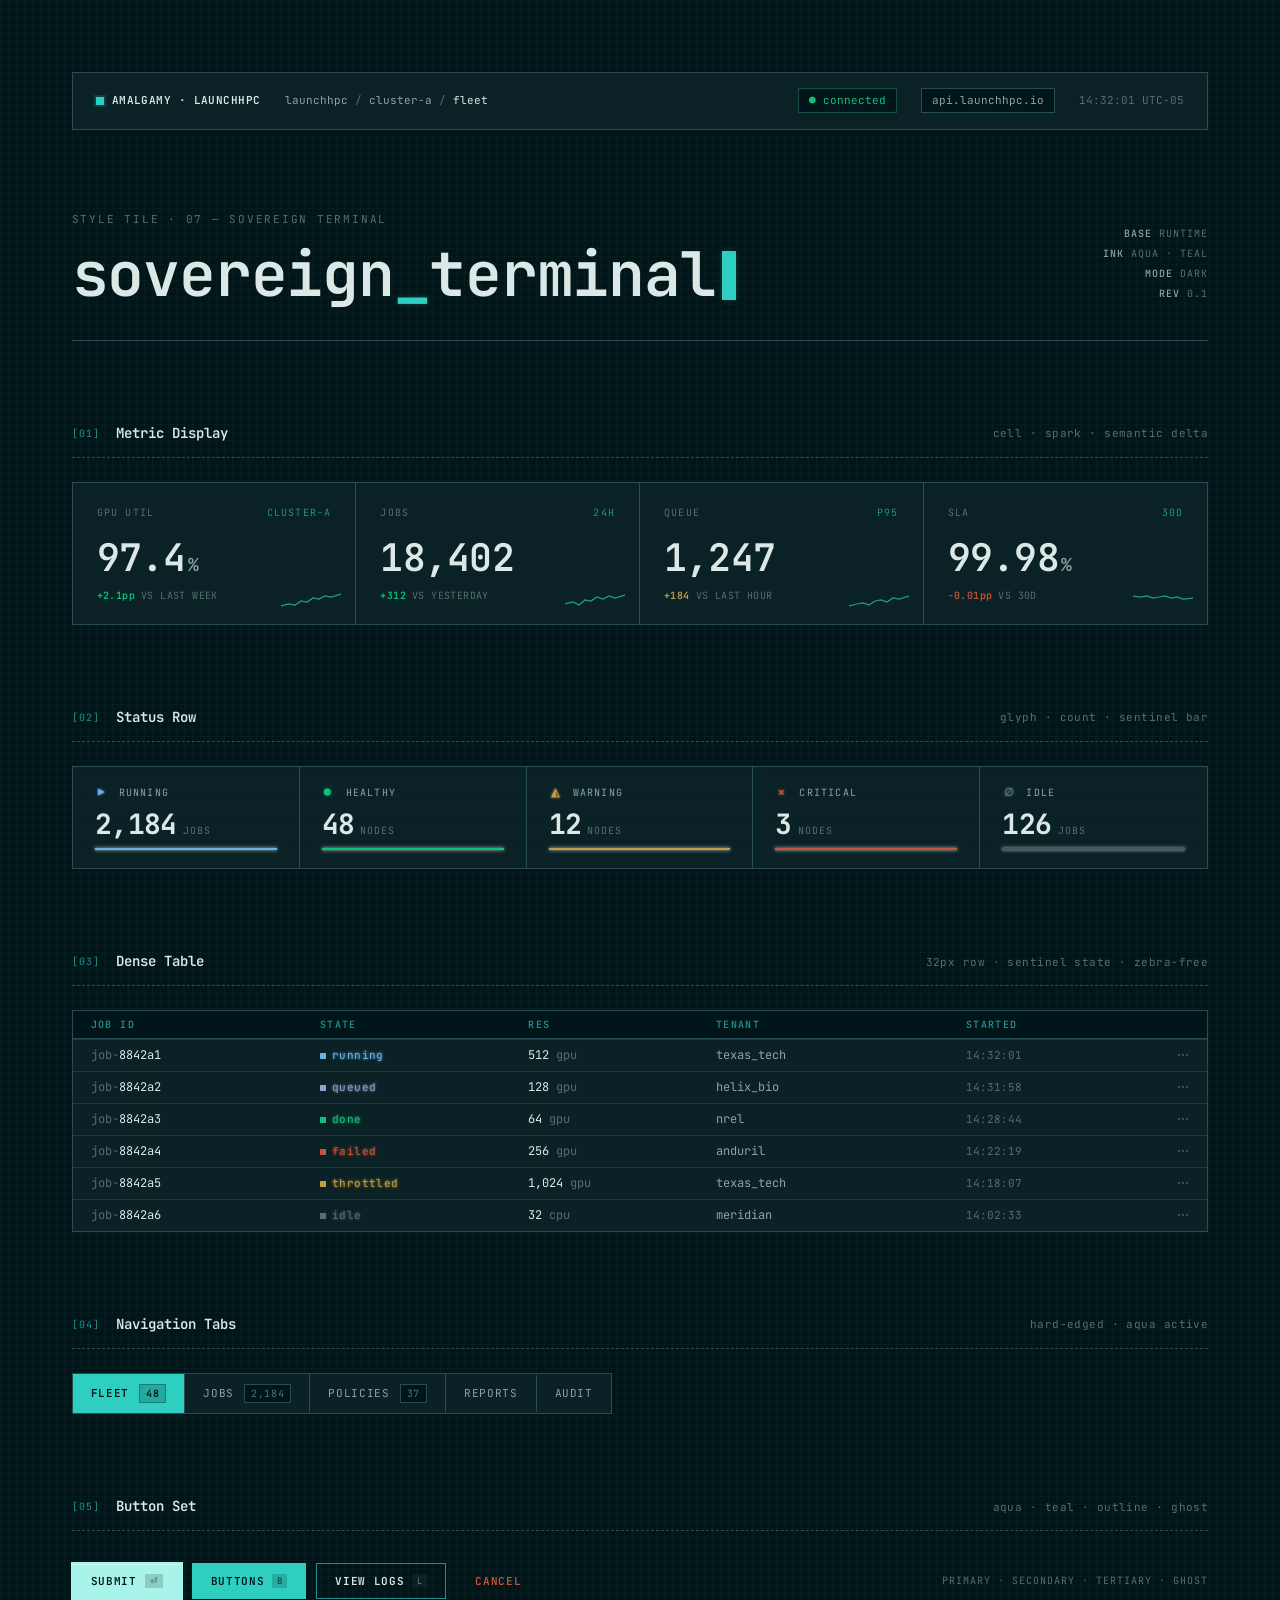
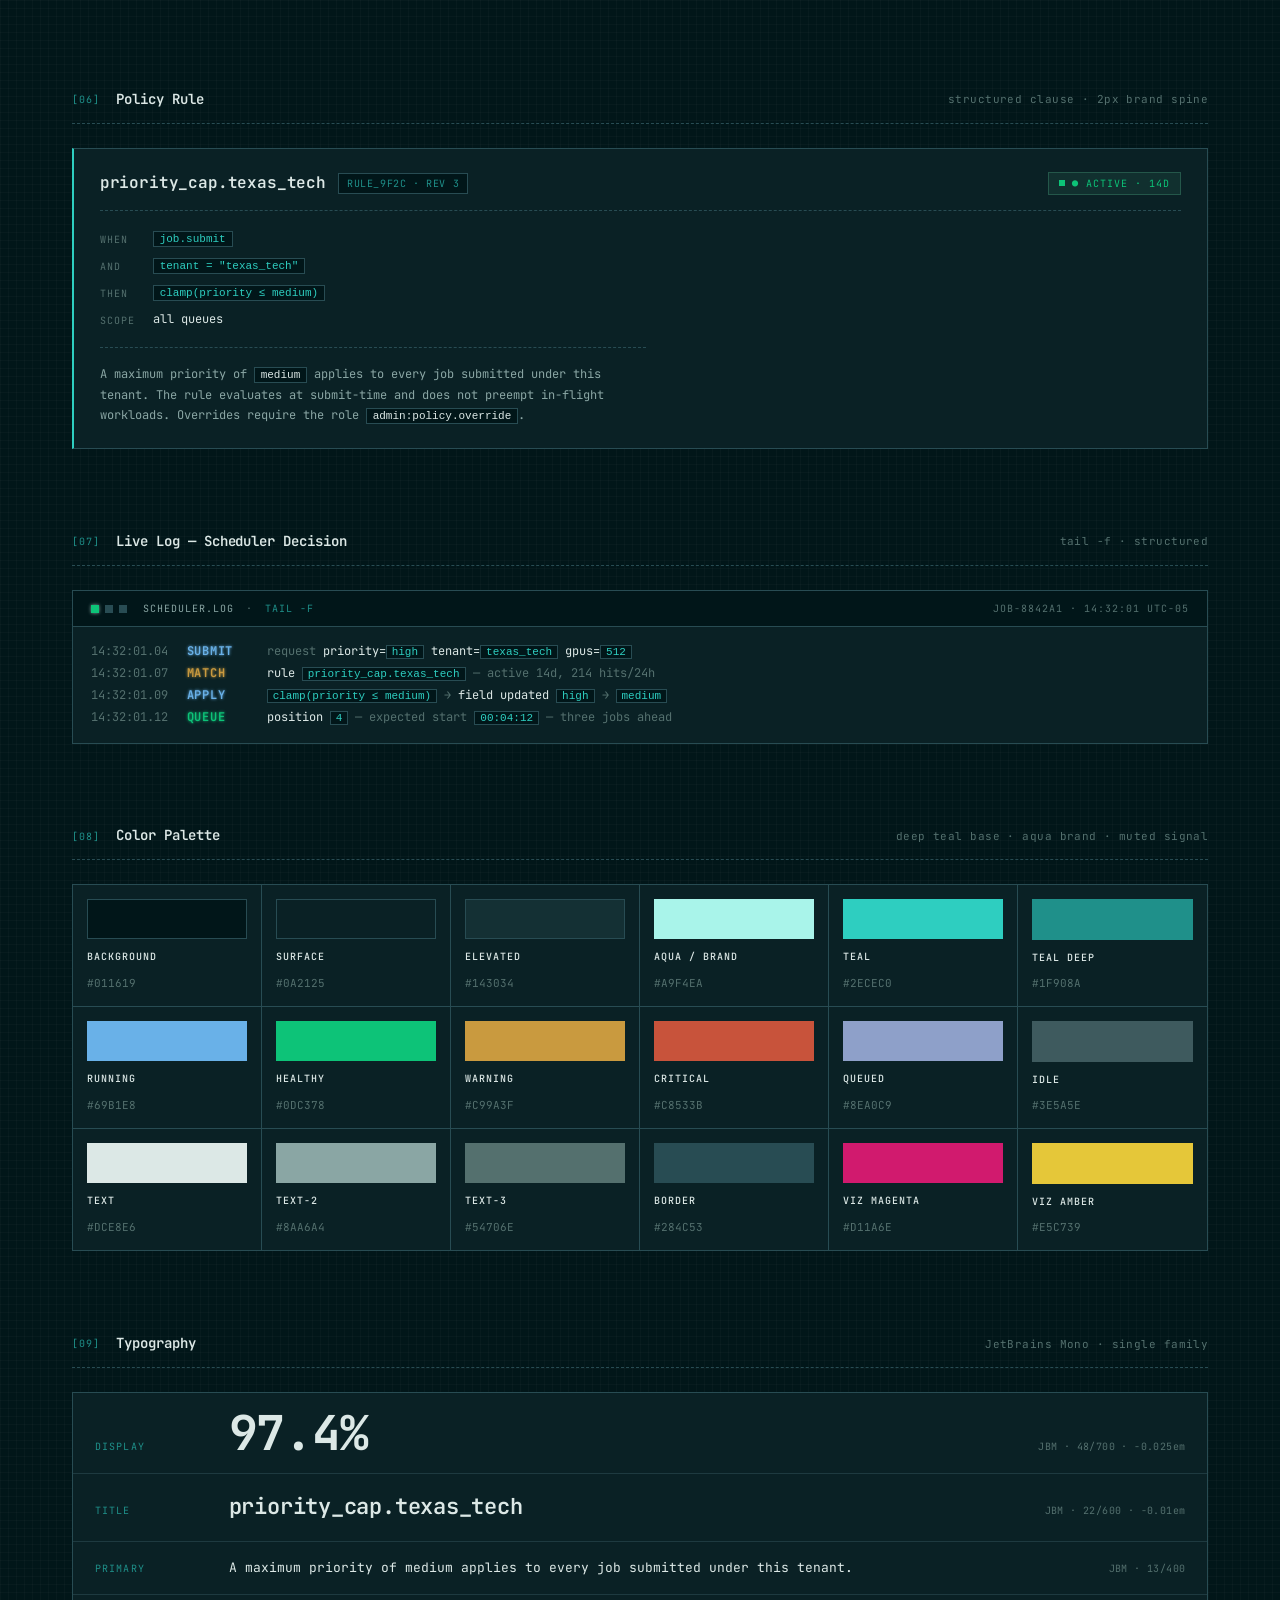
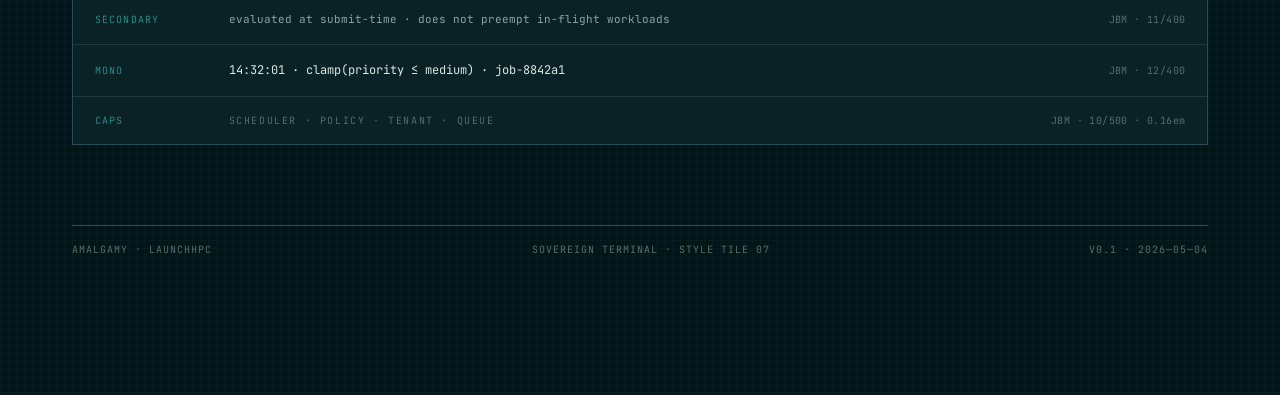
<file: sovereign-terminal-style-tile.html>
<!doctype html>
<html lang="en">
<head>
<meta charset="utf-8"/>
<meta name="viewport" content="width=1440"/>
<title>LaunchHPC — Sovereign Terminal</title>
<link rel="preconnect" href="https://fonts.googleapis.com">
<link rel="preconnect" href="https://fonts.gstatic.com" crossorigin>
<link href="https://fonts.googleapis.com/css2?family=JetBrains+Mono:wght@400;500;600;700&display=swap" rel="stylesheet">
<style>
  :root {
    /* Base — deep teal-black from screenshot */
    --bg:        #011619;
    --surface:   #0A2125;
    --elevated:  #143034;
    --hover:     #1A3A40;
    --border:    #1E3A40;
    --border-2:  #284C53;
    --rule:      #1E3A40;

    /* Text — cool paper, high contrast */
    --fg:        #DCE8E6;
    --fg-dim:    #8AA6A4;
    --fg-muted:  #54706E;
    --fg-faint:  #2A4448;

    /* Brand — primary aqua/teal scale from screenshot */
    --aqua:      #A9F4EA;     /* top button - light aqua */
    --teal:      #2ECEC0;     /* mid button - vivid teal */
    --teal-deep: #1F908A;     /* deep button - desaturated teal */

    /* Status — calm signal palette tuned to teal base */
    --st-ok:       #0DC378;    /* healthy — vivid sea green */
    --st-run:      #69B1E8;    /* running — soft sky blue */
    --st-warn:     #C99A3F;    /* warn — warm gold */
    --st-crit:     #C8533B;    /* critical — dull brick */
    --st-idle:     #3E5A5E;    /* idle — cold neutral */
    --st-queue:    #8EA0C9;    /* queued — dusty periwinkle */

    /* Data-viz accents */
    --viz-magenta: #D11A6E;
    --viz-amber:   #E5C739;
    --viz-violet:  #9988C2;

    --mono: 'JetBrains Mono', ui-monospace, SFMono-Regular, Menlo, monospace;
  }
  * { box-sizing: border-box; }
  html, body { margin:0; padding:0; }
  body {
    background: var(--bg);
    color: var(--fg);
    font-family: var(--mono);
    font-size: 12px;
    line-height: 1.5;
    -webkit-font-smoothing: antialiased;
    font-variant-ligatures: none;
    background-image:
      linear-gradient(rgba(255,255,255,0.012) 1px, transparent 1px),
      linear-gradient(90deg, rgba(255,255,255,0.012) 1px, transparent 1px);
    background-size: 8px 8px;
  }

  .tile { max-width: 1280px; margin: 0 auto; padding: 56px 56px 96px; }

  /* ============ STATUS-LINE HEADER ============ */
  .statusbar {
    display: grid;
    grid-template-columns: auto 1fr auto auto auto;
    gap: 24px;
    align-items: center;
    padding: 12px 18px;
    background: var(--surface);
    border: 1px solid var(--border-2);
    margin-bottom: 32px;
    font-size: 11px;
    color: var(--fg-dim);
  }
  .statusbar .mark {
    display: inline-flex; align-items: center; gap: 8px;
    color: var(--fg); font-weight: 600; letter-spacing: 0.04em;
  }
  .statusbar .mark .dot { width: 8px; height: 8px; background: var(--teal); display: inline-block; box-shadow: 0 0 0 2px rgba(46,206,192,0.18); }
  .statusbar .path { color: var(--fg-dim); }
  .statusbar .path .sep { color: var(--fg-muted); }
  .statusbar .path .active { color: var(--fg); }
  .statusbar .pill { padding: 3px 10px; background: var(--bg); border: 1px solid var(--border-2); color: var(--fg-dim); }
  .statusbar .pill.ok { color: var(--st-ok); border-color: rgba(79,176,136,0.35); }
  .statusbar .ts { color: var(--fg-muted); font-variant-numeric: tabular-nums; }

  /* ============ MASTHEAD ============ */
  .masthead {
    display: grid;
    grid-template-columns: 1fr auto;
    gap: 32px;
    align-items: end;
    padding: 32px 0 28px;
    border-bottom: 1px solid var(--border-2);
    margin-bottom: 56px;
  }
  .masthead .label {
    font-size: 11px; color: var(--fg-muted);
    letter-spacing: 0.16em; text-transform: uppercase;
    margin-bottom: 14px;
  }
  .masthead h1 {
    margin: 0;
    font-size: 48px; line-height: 1; font-weight: 600;
    letter-spacing: -0.02em;
    color: var(--fg);
  }
  .masthead h1 .accent { color: var(--teal); }
  .masthead h1 .cursor {
    display: inline-block; width: 14px; height: 38px;
    background: var(--teal); margin-left: 6px;
    vertical-align: -4px;
    animation: blink 1s steps(1) infinite;
  }
  @keyframes blink { 50% { opacity: 0; } }
  .masthead .meta {
    text-align: right;
    font-size: 10px; color: var(--fg-muted);
    letter-spacing: 0.10em; text-transform: uppercase;
    line-height: 2;
  }
  .masthead .meta b { color: var(--fg-dim); font-weight: 500; }

  /* ============ SECTION ============ */
  .sec { margin-top: 64px; }
  .sec-head {
    display: grid;
    grid-template-columns: auto auto 1fr auto;
    gap: 16px; align-items: center;
    margin-bottom: 24px;
    padding-bottom: 12px;
    border-bottom: 1px dashed var(--border-2);
  }
  .sec-head .num {
    font-size: 10px; color: var(--teal-deep);
    letter-spacing: 0.12em;
  }
  .sec-head .name {
    font-size: 14px; font-weight: 600; color: var(--fg);
    letter-spacing: -0.005em;
  }
  .sec-head .desc {
    font-size: 11px; color: var(--fg-muted);
    text-align: right;
    letter-spacing: 0.04em;
  }

  /* ============ 1. METRIC ============ */
  .metric-grid { display: grid; grid-template-columns: repeat(4, 1fr); gap: 0; border: 1px solid var(--border-2); }
  .metric-cell {
    padding: 22px 24px 20px;
    border-right: 1px solid var(--border-2);
    background: var(--surface);
    position: relative;
  }
  .metric-cell:last-child { border-right: none; }
  .metric-cell .lbl {
    font-size: 10px; color: var(--fg-muted);
    letter-spacing: 0.12em; text-transform: uppercase;
    margin-bottom: 18px;
    display: flex; justify-content: space-between;
  }
  .metric-cell .lbl .tag { color: var(--teal-deep); }
  .metric-cell .val {
    font-size: 38px; font-weight: 600; line-height: 1;
    color: var(--fg);
    font-variant-numeric: tabular-nums;
    letter-spacing: -0.02em;
  }
  .metric-cell .val .u { font-size: 18px; color: var(--fg-dim); margin-left: 2px; }
  .metric-cell .trend {
    margin-top: 12px;
    font-size: 10px;
    color: var(--fg-muted);
    display: flex; gap: 6px; align-items: center;
    letter-spacing: 0.04em;
  }
  .metric-cell .delta { font-weight: 600; }
  .metric-cell .delta.up { color: var(--st-ok); }
  .metric-cell .delta.dn { color: var(--st-crit); }
  .metric-cell .delta.warn { color: var(--st-warn); }
  .metric-cell .spark {
    position: absolute; right: 14px; bottom: 14px;
    width: 60px; height: 18px;
  }
  .metric-cell .spark path { fill: none; stroke: var(--teal); stroke-width: 1.25; opacity: 0.7; }

  /* ============ 2. STATUS ROW ============ */
  .statrow {
    display: grid;
    grid-template-columns: repeat(5, 1fr);
    border: 1px solid var(--border-2);
    background: var(--surface);
  }
  .stat {
    padding: 18px 22px;
    border-right: 1px solid var(--border-2);
    display: flex; flex-direction: column; gap: 10px;
  }
  .stat:last-child { border-right: none; }
  .stat .row1 {
    display: flex; align-items: center; gap: 10px;
    font-size: 10px; color: var(--fg-dim);
    letter-spacing: 0.12em; text-transform: uppercase;
  }
  .stat .glyph {
    width: 14px; height: 14px;
    display: inline-flex; align-items: center; justify-content: center;
    color: var(--fg-muted);
    font-weight: 700;
    font-size: 11px;
  }
  .stat.run .glyph  { color: var(--st-run); }
  .stat.ok .glyph   { color: var(--st-ok); }
  .stat.warn .glyph { color: var(--st-warn); }
  .stat.crit .glyph { color: var(--st-crit); }
  .stat.idle .glyph { color: var(--fg-muted); }
  .stat .count {
    font-size: 28px; font-weight: 700;
    line-height: 1; letter-spacing: -0.02em;
    font-variant-numeric: tabular-nums;
    color: var(--fg);
    display: flex; align-items: baseline; gap: 6px;
  }
  .stat .count .u {
    font-size: 10px; color: var(--fg-muted);
    letter-spacing: 0.10em; text-transform: uppercase;
    font-weight: 400;
  }
  .stat .bar {
    height: 2px; width: 100%;
    background: var(--st-idle);
  }
  .stat.run .bar  { background: var(--st-run); }
  .stat.ok .bar   { background: var(--st-ok); }
  .stat.warn .bar { background: var(--st-warn); }
  .stat.crit .bar { background: var(--st-crit); }

  /* ============ 3. TABLE ============ */
  .table { border: 1px solid var(--border-2); }
  .thead, .trow {
    display: grid;
    grid-template-columns: 1.1fr 1fr 0.9fr 1.2fr 0.9fr 36px;
    align-items: center;
    padding: 0 18px;
    height: 32px;
    background: var(--surface);
  }
  .thead {
    background: var(--bg);
    color: var(--teal-deep);
    font-size: 10px;
    letter-spacing: 0.14em;
    text-transform: uppercase;
    font-weight: 600;
    height: 28px;
    border-bottom: 1px solid var(--border-2);
  }
  .trow { border-top: 1px solid var(--rule); font-size: 12px; }
  .trow:first-child { border-top: none; }
  .trow:hover { background: var(--hover); }
  .cell-id { color: var(--fg); font-size: 12px; }
  .cell-id .pre { color: var(--fg-muted); }
  .cell-st {
    font-size: 11px;
    color: var(--st-run);
    letter-spacing: 0.04em;
    display: flex; align-items: center; gap: 6px;
  }
  .cell-st::before { content:""; width: 6px; height: 6px; background: currentColor; }
  .cell-st.ok   { color: var(--st-ok); }
  .cell-st.warn { color: var(--st-warn); }
  .cell-st.crit { color: var(--st-crit); }
  .cell-st.queue{ color: var(--st-queue); }
  .cell-st.idle { color: var(--fg-muted); }
  .cell-res { color: var(--fg); font-variant-numeric: tabular-nums; font-size: 12px; }
  .cell-res .u { color: var(--fg-muted); }
  .cell-ten { color: var(--fg-dim); font-size: 12px; }
  .cell-ts  { color: var(--fg-muted); font-size: 11px; font-variant-numeric: tabular-nums; }
  .cell-more{ color: var(--fg-muted); text-align: right; }

  /* ============ 4. NAV TABS ============ */
  .tabs {
    display: inline-flex; align-items: center; gap: 0;
    background: var(--surface);
    border: 1px solid var(--border-2);
  }
  .tab {
    display: inline-flex; align-items: center; gap: 10px;
    padding: 10px 18px;
    font-size: 11px;
    color: var(--fg-dim);
    text-decoration: none;
    border-right: 1px solid var(--border-2);
    letter-spacing: 0.06em;
    text-transform: uppercase;
  }
  .tab:last-child { border-right: none; }
  .tab:hover { color: var(--fg); background: var(--hover); }
  .tab.active {
    color: var(--bg);
    background: var(--teal);
    font-weight: 600;
  }
  .tab .tcount {
    font-size: 10px;
    color: var(--fg-muted);
    background: var(--bg);
    padding: 1px 6px;
    border: 1px solid var(--border-2);
  }
  .tab.active .tcount { color: var(--bg); background: rgba(1,22,25,0.20); border-color: rgba(1,22,25,0.30); }

  /* ============ 5. BUTTONS ============ */
  .button-row { display:flex; gap: 10px; align-items: center; padding: 8px 0; }
  .btn {
    display: inline-flex; align-items: center; gap: 8px;
    height: 36px; padding: 0 18px;
    font-family: var(--mono); font-size: 11px; font-weight: 600;
    letter-spacing: 0.06em; text-transform: uppercase;
    cursor: pointer; border: 1px solid transparent; background: transparent;
  }
  .btn.primary {
    background: var(--aqua); color: var(--bg);
    box-shadow: 0 0 0 1px var(--aqua), inset 0 1px 0 rgba(255,255,255,0.4);
  }
  .btn.primary:hover { background: #C0FCEF; }
  .btn.secondary {
    color: var(--bg); background: var(--teal);
  }
  .btn.secondary:hover { background: #45D9CD; }
  .btn.tertiary {
    color: var(--fg); background: transparent;
    border: 1px solid var(--teal-deep);
  }
  .btn.tertiary:hover { background: rgba(31,144,138,0.12); }
  .btn.ghost {
    color: var(--st-crit);
    background: transparent;
  }
  .btn.ghost:hover { background: rgba(200,83,59,0.10); }
  .btn kbd {
    font-family: var(--mono); font-size: 9px; font-weight: 500;
    color: rgba(1,22,25,0.65);
    background: rgba(1,22,25,0.18);
    padding: 1px 5px; letter-spacing: 0;
  }
  .btn.tertiary kbd, .btn.ghost kbd { color: var(--fg-muted); background: rgba(255,255,255,0.04); }
  .btn-spec { margin-left: auto; font-size: 10px; color: var(--fg-muted); letter-spacing: 0.10em; text-transform: uppercase; }

  /* ============ 6. POLICY ============ */
  .policy {
    background: var(--surface);
    border: 1px solid var(--border-2);
    border-left: 2px solid var(--teal);
    padding: 22px 26px;
  }
  .policy-head {
    display: flex; align-items: center; gap: 12px;
    margin-bottom: 18px;
    padding-bottom: 14px;
    border-bottom: 1px dashed var(--border-2);
  }
  .policy-head .title {
    font-size: 16px; font-weight: 600; letter-spacing: -0.01em;
    color: var(--fg);
  }
  .policy-head .id {
    font-size: 10px;
    color: var(--teal-deep);
    letter-spacing: 0.06em;
    padding: 2px 8px;
    background: var(--bg);
    border: 1px solid var(--border-2);
  }
  .policy-head .chip {
    margin-left: auto;
    display: inline-flex; align-items: center; gap: 7px;
    font-size: 10px; color: var(--st-ok);
    padding: 3px 10px;
    background: rgba(79,176,136,0.10);
    border: 1px solid rgba(79,176,136,0.30);
    letter-spacing: 0.10em; text-transform: uppercase;
  }
  .policy-head .chip::before { content:""; width:6px; height:6px; background: var(--st-ok); }

  .policy-body { display: grid; grid-template-columns: auto 1fr; column-gap: 18px; row-gap: 8px; font-size: 12px; }
  .policy-body .k {
    color: var(--fg-muted);
    text-transform: uppercase;
    letter-spacing: 0.10em;
    font-size: 10px;
    padding-top: 3px;
  }
  .policy-body .v { color: var(--fg); }
  .policy-body .v code {
    color: var(--teal);
    background: var(--bg);
    border: 1px solid var(--border-2);
    padding: 1px 6px;
    font-size: 11px;
  }
  .policy-desc {
    margin-top: 18px;
    padding-top: 16px;
    border-top: 1px dashed var(--border-2);
    font-size: 12px; color: var(--fg-dim); line-height: 1.7;
    max-width: 78ch;
  }
  .policy-desc code {
    color: var(--fg); background: var(--bg);
    border: 1px solid var(--border-2);
    padding: 1px 6px; font-size: 11px;
  }

  /* ============ 7. SIGNATURE: LIVE LOG ============ */
  .log {
    background: var(--surface);
    border: 1px solid var(--border-2);
    overflow: hidden;
  }
  .log-head {
    display: flex; align-items: center; gap: 12px;
    padding: 10px 18px;
    background: var(--bg);
    border-bottom: 1px solid var(--border-2);
    font-size: 10px;
    color: var(--fg-dim);
    letter-spacing: 0.10em; text-transform: uppercase;
  }
  .log-head .traffic { display:flex; gap: 6px; margin-right: 4px; }
  .log-head .traffic span { width: 8px; height: 8px; background: var(--border-2); }
  .log-head .traffic span.live { background: var(--st-ok); box-shadow: 0 0 6px rgba(79,176,136,0.6); }
  .log-head .right { margin-left: auto; color: var(--fg-muted); }
  .log-body {
    padding: 14px 18px;
    font-size: 12px; line-height: 1.8;
    color: var(--fg);
  }
  .log-line {
    display: grid;
    grid-template-columns: 80px 64px 1fr;
    gap: 16px;
  }
  .log-line .t { color: var(--fg-muted); font-variant-numeric: tabular-nums; }
  .log-line .lvl {
    color: var(--fg-dim); letter-spacing: 0.06em;
    font-weight: 600;
  }
  .log-line.info .lvl { color: var(--st-run); }
  .log-line.warn .lvl { color: var(--st-warn); }
  .log-line.ok .lvl { color: var(--st-ok); }
  .log-line.crit .lvl { color: var(--st-crit); }
  .log-line .msg { color: var(--fg); }
  .log-line .msg .k { color: var(--teal-deep); }
  .log-line .msg code {
    color: var(--teal); background: var(--bg); border: 1px solid var(--border-2);
    padding: 0 5px; font-size: 11px;
  }
  .log-line .msg .muted { color: var(--fg-muted); }

  /* ============ 8. COLOR ============ */
  .swatches { display: grid; grid-template-columns: repeat(6, 1fr); gap: 0; border: 1px solid var(--border-2); }
  .sw {
    padding: 14px;
    background: var(--surface);
    border-right: 1px solid var(--border-2);
    border-bottom: 1px solid var(--border-2);
    display: flex; flex-direction: column; gap: 10px;
  }
  .sw:nth-child(6n) { border-right: none; }
  .sw:nth-last-child(-n+6) { border-bottom: none; }
  .sw .sq { width: 100%; aspect-ratio: 4/1; }
  .sw .name {
    font-size: 10px; color: var(--fg);
    letter-spacing: 0.10em; text-transform: uppercase;
    font-weight: 500;
  }
  .sw .hex {
    font-size: 11px; color: var(--fg-muted);
    font-variant-numeric: tabular-nums;
  }
  .sw.bordered .sq { outline: 1px solid var(--border-2); outline-offset: -1px; }

  /* ============ 9. TYPE ============ */
  .type-grid { border: 1px solid var(--border-2); background: var(--surface); }
  .type-row {
    display: grid; grid-template-columns: 110px 1fr 240px;
    gap: 24px; padding: 16px 22px;
    border-bottom: 1px solid var(--rule);
    align-items: baseline;
  }
  .type-row:last-child { border-bottom: none; }
  .type-row .role {
    font-size: 10px; color: var(--teal-deep);
    letter-spacing: 0.12em; text-transform: uppercase;
  }
  .type-row .spec {
    font-size: 10px; color: var(--fg-muted);
    text-align: right; letter-spacing: 0.04em;
  }
  .t-display { font-size: 48px; font-weight: 700; letter-spacing: -0.025em; line-height: 1; font-variant-numeric: tabular-nums; }
  .t-title { font-size: 22px; font-weight: 600; letter-spacing: -0.01em; }
  .t-prim { font-size: 13px; }
  .t-sec { font-size: 11px; color: var(--fg-dim); }
  .t-mono { font-size: 12px; color: var(--fg); }
  .t-caps { font-size: 10px; color: var(--fg-muted); letter-spacing: 0.16em; text-transform: uppercase; }

  footer {
    margin-top: 80px;
    padding: 16px 0;
    border-top: 1px solid var(--border-2);
    display: flex; justify-content: space-between;
    font-size: 10px; color: var(--fg-muted);
    letter-spacing: 0.10em; text-transform: uppercase;
  }
</style>
</head>
<body>
<div class="tile">

  <!-- STATUS LINE -->
  <div class="statusbar">
    <span class="mark"><span class="dot"></span>AMALGAMY · LAUNCHHPC</span>
    <span class="path">launchhpc <span class="sep">/</span> cluster-a <span class="sep">/</span> <span class="active">fleet</span></span>
    <span class="pill ok">● connected</span>
    <span class="pill">api.launchhpc.io</span>
    <span class="ts">14:32:01 UTC−05</span>
  </div>

  <!-- MASTHEAD -->
  <header class="masthead">
    <div>
      <div class="label">Style Tile · 07 — Sovereign Terminal</div>
      <h1>sovereign<span class="accent">_</span>terminal<span class="cursor"></span></h1>
    </div>
    <div class="meta">
      <div><b>BASE</b> RUNTIME</div>
      <div><b>INK</b> AQUA · TEAL</div>
      <div><b>MODE</b> DARK</div>
      <div><b>REV</b> 0.1</div>
    </div>
  </header>

  <!-- 1. METRIC -->
  <section class="sec">
    <div class="sec-head">
      <span class="num">[01]</span>
      <span class="name">Metric Display</span>
      <span></span>
      <span class="desc">cell · spark · semantic delta</span>
    </div>
    <div class="metric-grid">
      <div class="metric-cell">
        <div class="lbl">GPU Util <span class="tag">cluster-a</span></div>
        <div class="val">97.4<span class="u">%</span></div>
        <div class="trend"><span class="delta up">+2.1pp</span><span>VS LAST WEEK</span></div>
        <svg class="spark" viewBox="0 0 60 18" preserveAspectRatio="none"><path d="M0 14 L8 12 L14 13 L20 9 L26 10 L32 6 L38 7 L44 4 L50 5 L60 2"/></svg>
      </div>
      <div class="metric-cell">
        <div class="lbl">Jobs <span class="tag">24h</span></div>
        <div class="val">18,402</div>
        <div class="trend"><span class="delta up">+312</span><span>VS YESTERDAY</span></div>
        <svg class="spark" viewBox="0 0 60 18" preserveAspectRatio="none"><path d="M0 12 L8 10 L14 13 L20 8 L26 9 L32 5 L38 7 L44 4 L50 6 L60 3"/></svg>
      </div>
      <div class="metric-cell">
        <div class="lbl">Queue <span class="tag">p95</span></div>
        <div class="val">1,247</div>
        <div class="trend"><span class="delta warn">+184</span><span>VS LAST HOUR</span></div>
        <svg class="spark" viewBox="0 0 60 18" preserveAspectRatio="none"><path d="M0 14 L8 12 L14 11 L20 13 L26 9 L32 8 L38 10 L44 6 L50 7 L60 4"/></svg>
      </div>
      <div class="metric-cell">
        <div class="lbl">SLA <span class="tag">30d</span></div>
        <div class="val">99.98<span class="u">%</span></div>
        <div class="trend"><span class="delta dn">−0.01pp</span><span>VS 30D</span></div>
        <svg class="spark" viewBox="0 0 60 18" preserveAspectRatio="none"><path d="M0 4 L8 5 L14 4 L20 6 L26 5 L32 4 L38 6 L44 5 L50 7 L60 6"/></svg>
      </div>
    </div>
  </section>

  <!-- 2. STATUS ROW -->
  <section class="sec">
    <div class="sec-head"><span class="num">[02]</span><span class="name">Status Row</span><span></span><span class="desc">glyph · count · sentinel bar</span></div>
    <div class="statrow">
      <div class="stat run">
        <div class="row1"><span class="glyph">▶</span>RUNNING</div>
        <div class="count">2,184<span class="u">jobs</span></div>
        <div class="bar"></div>
      </div>
      <div class="stat ok">
        <div class="row1"><span class="glyph">●</span>HEALTHY</div>
        <div class="count">48<span class="u">nodes</span></div>
        <div class="bar"></div>
      </div>
      <div class="stat warn">
        <div class="row1"><span class="glyph">◭</span>WARNING</div>
        <div class="count">12<span class="u">nodes</span></div>
        <div class="bar"></div>
      </div>
      <div class="stat crit">
        <div class="row1"><span class="glyph">✕</span>CRITICAL</div>
        <div class="count">3<span class="u">nodes</span></div>
        <div class="bar"></div>
      </div>
      <div class="stat idle">
        <div class="row1"><span class="glyph">∅</span>IDLE</div>
        <div class="count">126<span class="u">jobs</span></div>
        <div class="bar"></div>
      </div>
    </div>
  </section>

  <!-- 3. TABLE -->
  <section class="sec">
    <div class="sec-head"><span class="num">[03]</span><span class="name">Dense Table</span><span></span><span class="desc">32px row · sentinel state · zebra-free</span></div>
    <div class="table">
      <div class="thead">
        <div>JOB ID</div><div>STATE</div><div>RES</div><div>TENANT</div><div>STARTED</div><div></div>
      </div>
      <div class="trow"><div class="cell-id"><span class="pre">job-</span>8842a1</div><div class="cell-st">running</div><div class="cell-res">512 <span class="u">gpu</span></div><div class="cell-ten">texas_tech</div><div class="cell-ts">14:32:01</div><div class="cell-more">⋯</div></div>
      <div class="trow"><div class="cell-id"><span class="pre">job-</span>8842a2</div><div class="cell-st queue">queued</div><div class="cell-res">128 <span class="u">gpu</span></div><div class="cell-ten">helix_bio</div><div class="cell-ts">14:31:58</div><div class="cell-more">⋯</div></div>
      <div class="trow"><div class="cell-id"><span class="pre">job-</span>8842a3</div><div class="cell-st ok">done</div><div class="cell-res">64 <span class="u">gpu</span></div><div class="cell-ten">nrel</div><div class="cell-ts">14:28:44</div><div class="cell-more">⋯</div></div>
      <div class="trow"><div class="cell-id"><span class="pre">job-</span>8842a4</div><div class="cell-st crit">failed</div><div class="cell-res">256 <span class="u">gpu</span></div><div class="cell-ten">anduril</div><div class="cell-ts">14:22:19</div><div class="cell-more">⋯</div></div>
      <div class="trow"><div class="cell-id"><span class="pre">job-</span>8842a5</div><div class="cell-st warn">throttled</div><div class="cell-res">1,024 <span class="u">gpu</span></div><div class="cell-ten">texas_tech</div><div class="cell-ts">14:18:07</div><div class="cell-more">⋯</div></div>
      <div class="trow"><div class="cell-id"><span class="pre">job-</span>8842a6</div><div class="cell-st idle">idle</div><div class="cell-res">32 <span class="u">cpu</span></div><div class="cell-ten">meridian</div><div class="cell-ts">14:02:33</div><div class="cell-more">⋯</div></div>
    </div>
  </section>

  <!-- 4. NAV TABS -->
  <section class="sec">
    <div class="sec-head"><span class="num">[04]</span><span class="name">Navigation Tabs</span><span></span><span class="desc">hard-edged · aqua active</span></div>
    <div class="tabs">
      <a class="tab active" href="#">Fleet <span class="tcount">48</span></a>
      <a class="tab" href="#">Jobs <span class="tcount">2,184</span></a>
      <a class="tab" href="#">Policies <span class="tcount">37</span></a>
      <a class="tab" href="#">Reports</a>
      <a class="tab" href="#">Audit</a>
    </div>
  </section>

  <!-- 5. BUTTONS -->
  <section class="sec">
    <div class="sec-head"><span class="num">[05]</span><span class="name">Button Set</span><span></span><span class="desc">aqua · teal · outline · ghost</span></div>
    <div class="button-row">
      <button class="btn primary">Submit <kbd>⏎</kbd></button>
      <button class="btn secondary">Buttons <kbd>B</kbd></button>
      <button class="btn tertiary">View Logs <kbd>L</kbd></button>
      <button class="btn ghost">cancel</button>
      <span class="btn-spec">PRIMARY · SECONDARY · TERTIARY · GHOST</span>
    </div>
  </section>

  <!-- 6. POLICY -->
  <section class="sec">
    <div class="sec-head"><span class="num">[06]</span><span class="name">Policy Rule</span><span></span><span class="desc">structured clause · 2px brand spine</span></div>
    <div class="policy">
      <div class="policy-head">
        <span class="title">priority_cap.texas_tech</span>
        <span class="id">RULE_9F2C · REV 3</span>
        <span class="chip">● active · 14d</span>
      </div>
      <div class="policy-body">
        <span class="k">WHEN</span><span class="v"><code>job.submit</code></span>
        <span class="k">AND</span><span class="v"><code>tenant = "texas_tech"</code></span>
        <span class="k">THEN</span><span class="v"><code>clamp(priority ≤ medium)</code></span>
        <span class="k">SCOPE</span><span class="v">all queues</span>
      </div>
      <div class="policy-desc">
        A maximum priority of <code>medium</code> applies to every job submitted under this tenant. The rule evaluates at submit-time and does not preempt in-flight workloads. Overrides require the role <code>admin:policy.override</code>.
      </div>
    </div>
  </section>

  <!-- 7. SIGNATURE: LIVE LOG -->
  <section class="sec">
    <div class="sec-head"><span class="num">[07]</span><span class="name">Live Log — Scheduler Decision</span><span></span><span class="desc">tail -f · structured</span></div>
    <div class="log">
      <div class="log-head">
        <span class="traffic"><span class="live"></span><span></span><span></span></span>
        scheduler.log <span style="color:var(--fg-muted)">·</span> <span style="color:var(--teal-deep)">tail -f</span>
        <span class="right">job-8842a1 · 14:32:01 utc-05</span>
      </div>
      <div class="log-body">
        <div class="log-line info">
          <span class="t">14:32:01.04</span><span class="lvl">SUBMIT</span>
          <span class="msg"><span class="muted">request</span> priority=<code>high</code> tenant=<code>texas_tech</code> gpus=<code>512</code></span>
        </div>
        <div class="log-line warn">
          <span class="t">14:32:01.07</span><span class="lvl">MATCH</span>
          <span class="msg">rule <code>priority_cap.texas_tech</code> <span class="muted">— active 14d, 214 hits/24h</span></span>
        </div>
        <div class="log-line info">
          <span class="t">14:32:01.09</span><span class="lvl">APPLY</span>
          <span class="msg"><code>clamp(priority ≤ medium)</code> <span class="muted">→</span> field updated <code>high</code> <span class="muted">→</span> <code>medium</code></span>
        </div>
        <div class="log-line ok">
          <span class="t">14:32:01.12</span><span class="lvl">QUEUE</span>
          <span class="msg">position <code>4</code> <span class="muted">— expected start</span> <code>00:04:12</code> <span class="muted">— three jobs ahead</span></span>
        </div>
      </div>
    </div>
  </section>

  <!-- 8. COLOR -->
  <section class="sec">
    <div class="sec-head"><span class="num">[08]</span><span class="name">Color Palette</span><span></span><span class="desc">deep teal base · aqua brand · muted signal</span></div>
    <div class="swatches">
      <div class="sw bordered"><div class="sq" style="background:#011619"></div><div class="name">Background</div><div class="hex">#011619</div></div>
      <div class="sw bordered"><div class="sq" style="background:#0A2125"></div><div class="name">Surface</div><div class="hex">#0A2125</div></div>
      <div class="sw bordered"><div class="sq" style="background:#143034"></div><div class="name">Elevated</div><div class="hex">#143034</div></div>
      <div class="sw"><div class="sq" style="background:#A9F4EA"></div><div class="name">Aqua / Brand</div><div class="hex">#A9F4EA</div></div>
      <div class="sw"><div class="sq" style="background:#2ECEC0"></div><div class="name">Teal</div><div class="hex">#2ECEC0</div></div>
      <div class="sw"><div class="sq" style="background:#1F908A"></div><div class="name">Teal Deep</div><div class="hex">#1F908A</div></div>

      <div class="sw"><div class="sq" style="background:#69B1E8"></div><div class="name">Running</div><div class="hex" data-hex="run">#69B1E8</div></div>
      <div class="sw"><div class="sq" style="background:#0DC378"></div><div class="name">Healthy</div><div class="hex" data-hex="ok">#0DC378</div></div>
      <div class="sw"><div class="sq" style="background:#C99A3F"></div><div class="name">Warning</div><div class="hex">#C99A3F</div></div>
      <div class="sw"><div class="sq" style="background:#C8533B"></div><div class="name">Critical</div><div class="hex">#C8533B</div></div>
      <div class="sw"><div class="sq" style="background:#8EA0C9"></div><div class="name">Queued</div><div class="hex">#8EA0C9</div></div>
      <div class="sw"><div class="sq" style="background:#3E5A5E"></div><div class="name">Idle</div><div class="hex">#3E5A5E</div></div>

      <div class="sw"><div class="sq" style="background:#DCE8E6"></div><div class="name">Text</div><div class="hex">#DCE8E6</div></div>
      <div class="sw"><div class="sq" style="background:#8AA6A4"></div><div class="name">Text-2</div><div class="hex">#8AA6A4</div></div>
      <div class="sw"><div class="sq" style="background:#54706E"></div><div class="name">Text-3</div><div class="hex">#54706E</div></div>
      <div class="sw bordered"><div class="sq" style="background:#284C53"></div><div class="name">Border</div><div class="hex">#284C53</div></div>
      <div class="sw"><div class="sq" style="background:#D11A6E"></div><div class="name">Viz Magenta</div><div class="hex">#D11A6E</div></div>
      <div class="sw"><div class="sq" style="background:#E5C739"></div><div class="name">Viz Amber</div><div class="hex">#E5C739</div></div>
    </div>
  </section>

  <!-- 9. TYPE -->
  <section class="sec">
    <div class="sec-head"><span class="num">[09]</span><span class="name">Typography</span><span></span><span class="desc">JetBrains Mono · single family</span></div>
    <div class="type-grid">
      <div class="type-row"><span class="role">Display</span><span class="t-display">97.4%</span><span class="spec">JBM · 48/700 · -0.025em</span></div>
      <div class="type-row"><span class="role">Title</span><span class="t-title">priority_cap.texas_tech</span><span class="spec">JBM · 22/600 · -0.01em</span></div>
      <div class="type-row"><span class="role">Primary</span><span class="t-prim">A maximum priority of medium applies to every job submitted under this tenant.</span><span class="spec">JBM · 13/400</span></div>
      <div class="type-row"><span class="role">Secondary</span><span class="t-sec">evaluated at submit-time · does not preempt in-flight workloads</span><span class="spec">JBM · 11/400</span></div>
      <div class="type-row"><span class="role">Mono</span><span class="t-mono">14:32:01 · clamp(priority ≤ medium) · job-8842a1</span><span class="spec">JBM · 12/400</span></div>
      <div class="type-row"><span class="role">Caps</span><span class="t-caps">SCHEDULER · POLICY · TENANT · QUEUE</span><span class="spec">JBM · 10/500 · 0.16em</span></div>
    </div>
  </section>

  <footer>
    <span>AMALGAMY · LAUNCHHPC</span>
    <span>SOVEREIGN TERMINAL · STYLE TILE 07</span>
    <span>v0.1 · 2026—05—04</span>
  </footer>

</div>
<!-- ============ TWEAKS ============ -->
<style>
  /* Density — drives spacing/type rhythm. Default = standard */
  html[data-density="compact"]  { --d: 0.78; }
  html[data-density="standard"] { --d: 1.00; }
  html[data-density="spacious"] { --d: 1.28; }
  .tile      { padding: calc(56px * var(--d, 1)) calc(56px * var(--d, 1)) calc(96px * var(--d, 1)) !important; }
  .statusbar { padding: calc(12px * var(--d, 1)) calc(18px * var(--d, 1)) !important;
               margin-bottom: calc(32px * var(--d, 1)) !important; }
  .masthead  { padding: calc(32px * var(--d, 1)) 0 calc(28px * var(--d, 1)) !important;
               margin-bottom: calc(56px * var(--d, 1)) !important; }
  .masthead h1 { font-size: calc(48px * var(--d, 1)) !important; }
  .masthead h1 .cursor { height: calc(38px * var(--d, 1)) !important; }
  .sec       { margin-top: calc(64px * var(--d, 1)) !important; }
  body       { font-size: calc(12px * var(--ft, 1)) !important;
               line-height: calc(1.4 + 0.15 * var(--ft, 1)) !important; }
  html[data-density="compact"]  body { --ft: 0.92; }
  html[data-density="spacious"] body { --ft: 1.08; }

  /* Atmosphere — drives glow, grid, scanlines via --atm 0..1 */
  body { --atm: 0; }
  body {
    background-image:
      linear-gradient(rgba(255,255,255, calc(0.012 + 0.030 * var(--atm))) 1px, transparent 1px),
      linear-gradient(90deg, rgba(255,255,255, calc(0.012 + 0.030 * var(--atm))) 1px, transparent 1px) !important;
  }
  /* Scanlines layer (only visible when atm > 0) */
  body::before {
    content: ""; position: fixed; inset: 0; pointer-events: none; z-index: 9998;
    background: repeating-linear-gradient(
      0deg,
      rgba(46,206,192, calc(0.022 * var(--atm))) 0 1px,
      transparent 1px 3px
    );
    mix-blend-mode: screen;
    opacity: var(--atm);
  }
  /* Bloom on accent glyphs */
  .masthead h1 .accent,
  .masthead h1 .cursor {
    text-shadow: 0 0 calc(18px * var(--atm)) rgba(46,206,192, calc(0.55 * var(--atm)));
  }
  .masthead h1 .cursor { box-shadow: 0 0 calc(18px * var(--atm)) rgba(46,206,192, calc(0.55 * var(--atm))); }
  .stat .glyph,
  .cell-st,
  .log-line.ok .lvl, .log-line.warn .lvl, .log-line.info .lvl, .log-line.crit .lvl {
    text-shadow: 0 0 calc(8px * var(--atm)) currentColor;
  }
  .stat .bar,
  .log-head .traffic span.live {
    box-shadow: 0 0 calc(10px * var(--atm)) currentColor !important;
  }

  /* ───────── PANEL ───────── */
  .twk{position:fixed;right:16px;bottom:16px;z-index:9999;width:280px;display:none;flex-direction:column;
    background:#0A2125;color:#DCE8E6;border:1px solid #284C53;
    font:11px/1.5 'JetBrains Mono',ui-monospace,monospace;
    box-shadow:0 12px 40px rgba(0,0,0,.5);max-height:calc(100vh - 32px);overflow:hidden}
  .twk.on{display:flex}
  .twk-hd{display:flex;align-items:center;justify-content:space-between;padding:10px 12px;
    border-bottom:1px solid #284C53;background:#011619;cursor:move;user-select:none}
  .twk-hd b{font-size:11px;font-weight:600;letter-spacing:.10em;text-transform:uppercase;color:#2ECEC0}
  .twk-x{background:none;border:1px solid #284C53;color:#8AA6A4;width:22px;height:22px;
    cursor:pointer;font-family:inherit;font-size:11px}
  .twk-x:hover{color:#DCE8E6;border-color:#2ECEC0}
  .twk-bd{padding:12px;display:flex;flex-direction:column;gap:10px;overflow-y:auto}
  .twk-sect{font-size:9px;letter-spacing:.14em;text-transform:uppercase;color:#54706E;
    padding-top:8px;border-top:1px dashed #1E3A40;font-weight:600}
  .twk-sect:first-child{padding-top:0;border-top:0}
  .twk-row{display:grid;grid-template-columns:1fr auto;align-items:center;gap:10px}
  .twk-row label{font-size:10px;letter-spacing:.06em;text-transform:uppercase;color:#8AA6A4}
  .twk-row .ctrl{display:flex;align-items:center;gap:8px}
  .twk-row input[type=color]{width:28px;height:22px;background:transparent;border:1px solid #284C53;
    cursor:pointer;padding:0}
  .twk-row input[type=color]::-webkit-color-swatch-wrapper{padding:0}
  .twk-row input[type=color]::-webkit-color-swatch{border:0}
  .twk-row .hex{font-size:10px;color:#54706E;font-variant-numeric:tabular-nums;width:64px}
  .twk-row select{background:#011619;color:#DCE8E6;border:1px solid #284C53;
    font:inherit;padding:3px 6px;outline:none}
  .twk-row .reset{background:none;border:1px solid #284C53;color:#8AA6A4;
    padding:4px 10px;font:inherit;cursor:pointer;font-size:10px;letter-spacing:.10em;text-transform:uppercase}
  .twk-row .reset:hover{color:#2ECEC0;border-color:#2ECEC0}

  /* Segmented control */
  .twk-seg{display:grid;grid-auto-flow:column;grid-auto-columns:1fr;gap:0;
    border:1px solid #284C53;background:#011619}
  .twk-seg button{appearance:none;background:transparent;color:#8AA6A4;border:0;
    padding:7px 4px;font:inherit;font-size:10px;letter-spacing:.10em;text-transform:uppercase;
    cursor:pointer;border-right:1px solid #284C53}
  .twk-seg button:last-child{border-right:0}
  .twk-seg button:hover{color:#DCE8E6}
  .twk-seg button.on{background:#143034;color:#2ECEC0}
  .twk-seg.col2{grid-template-columns:1fr 1fr}
  .twk-seg.col4{grid-template-columns:repeat(4,1fr)}

  /* Slider */
  .twk-slider{display:flex;flex-direction:column;gap:6px}
  .twk-slider .head{display:flex;justify-content:space-between;align-items:baseline}
  .twk-slider .head label{font-size:10px;letter-spacing:.10em;text-transform:uppercase;color:#8AA6A4}
  .twk-slider .head .v{font-size:10px;color:#2ECEC0;font-variant-numeric:tabular-nums}
  .twk-slider input[type=range]{appearance:none;width:100%;height:2px;background:#284C53;outline:none;margin:8px 0}
  .twk-slider input[type=range]::-webkit-slider-thumb{appearance:none;width:12px;height:12px;
    background:#2ECEC0;border:0;cursor:pointer}
  .twk-slider input[type=range]::-moz-range-thumb{width:12px;height:12px;background:#2ECEC0;border:0;cursor:pointer}

  /* Mood preview chip */
  .twk-mood-chip{display:flex;height:18px;border:1px solid #284C53;margin-top:2px}
  .twk-mood-chip span{flex:1}

  .twk-block{display:flex;flex-direction:column;gap:8px}
  .twk-cap{font-size:9px;letter-spacing:.14em;text-transform:uppercase;color:#54706E;font-weight:600}
  .twk-hint{font-size:10px;color:#54706E;line-height:1.5;font-style:italic}
</style>

<div class="twk" id="twk">
  <div class="twk-hd" id="twk-hd">
    <b>Tweaks</b>
    <button class="twk-x" id="twk-x">×</button>
  </div>
  <div class="twk-bd">

    <div class="twk-block">
      <div class="twk-cap">Mood</div>
      <div class="twk-seg col4" id="seg-mood">
        <button data-v="terminal">Term</button>
        <button data-v="phosphor">Phos</button>
        <button data-v="arctic">Arc</button>
        <button data-v="vault">Vault</button>
      </div>
      <div class="twk-mood-chip" id="mood-chip"></div>
      <div class="twk-hint">Re-keys palette: surface, accent, status, borders.</div>
    </div>

    <div class="twk-block">
      <div class="twk-cap">Density</div>
      <div class="twk-seg col4" id="seg-density">
        <button data-v="compact">Compact</button>
        <button data-v="standard">Standard</button>
        <button data-v="spacious">Spacious</button>
      </div>
      <div class="twk-hint">Rescales rhythm — padding, gaps, type, headline.</div>
    </div>

    <div class="twk-slider">
      <div class="head">
        <label>Atmosphere</label>
        <span class="v" id="atm-v">0%</span>
      </div>
      <input type="range" id="atm" min="0" max="100" step="1">
      <div class="twk-hint">Clinical → CRT bloom: grid, scanlines, accent glow.</div>
    </div>

  </div>
</div>

<script>
(function(){
  var DEFAULTS = /*EDITMODE-BEGIN*/{
    "mood": "terminal",
    "density": "spacious",
    "atmosphere": 38
  }/*EDITMODE-END*/;

  // Each mood is a coordinated re-key of base + brand + status + viz.
  // These cascade through every component because they only set CSS vars.
  var MOODS = {
    terminal: {
      label: 'Terminal',
      preview: ['#011619','#0A2125','#2ECEC0','#A9F4EA','#0DC378'],
      vars: {
        '--bg':'#011619','--surface':'#0A2125','--elevated':'#143034','--hover':'#1A3A40',
        '--border':'#1E3A40','--border-2':'#284C53','--rule':'#1E3A40',
        '--fg':'#DCE8E6','--fg-dim':'#8AA6A4','--fg-muted':'#54706E','--fg-faint':'#2A4448',
        '--aqua':'#A9F4EA','--teal':'#2ECEC0','--teal-deep':'#1F908A',
        '--st-ok':'#0DC378','--st-run':'#69B1E8','--st-warn':'#C99A3F','--st-crit':'#C8533B',
        '--st-idle':'#3E5A5E','--st-queue':'#8EA0C9',
        '--viz-magenta':'#D11A6E','--viz-amber':'#E5C739','--viz-violet':'#9988C2'
      }
    },
    phosphor: {
      label: 'Phosphor',
      preview: ['#0A0500','#1A0D00','#FFB347','#FFE08A','#7CD17C'],
      vars: {
        '--bg':'#0A0500','--surface':'#1A0D00','--elevated':'#2A1A05','--hover':'#3A2408',
        '--border':'#3A2408','--border-2':'#5A3A12','--rule':'#3A2408',
        '--fg':'#FFD9A8','--fg-dim':'#C49770','--fg-muted':'#7E6044','--fg-faint':'#3D2D1C',
        '--aqua':'#FFE8A8','--teal':'#FFB347','--teal-deep':'#C2701C',
        '--st-ok':'#7CD17C','--st-run':'#FFE08A','--st-warn':'#FF9A2A','--st-crit':'#E04A2A',
        '--st-idle':'#5A4028','--st-queue':'#C29A6A',
        '--viz-magenta':'#FF5A6E','--viz-amber':'#FFD23F','--viz-violet':'#D8A06A'
      }
    },
    arctic: {
      label: 'Arctic',
      preview: ['#08111A','#10202E','#7DB6FF','#D4E4FF','#7AD7C2'],
      vars: {
        '--bg':'#08111A','--surface':'#10202E','--elevated':'#1A3144','--hover':'#234055',
        '--border':'#1F384C','--border-2':'#2F526B','--rule':'#1F384C',
        '--fg':'#E2ECF5','--fg-dim':'#9AB0C2','--fg-muted':'#5E748A','--fg-faint':'#2C4058',
        '--aqua':'#D4E4FF','--teal':'#7DB6FF','--teal-deep':'#3F7BC2',
        '--st-ok':'#7AD7C2','--st-run':'#A0C8FF','--st-warn':'#E0B870','--st-crit':'#E07A8A',
        '--st-idle':'#3F586F','--st-queue':'#A8B6D0',
        '--viz-magenta':'#C880D9','--viz-amber':'#E8D070','--viz-violet':'#A099D8'
      }
    },
    vault: {
      label: 'Vault',
      preview: ['#15110B','#1F1A12','#C9A463','#F2DCAA','#9BB37A'],
      vars: {
        '--bg':'#15110B','--surface':'#1F1A12','--elevated':'#2C251A','--hover':'#3A3022',
        '--border':'#2E2618','--border-2':'#4A3E2A','--rule':'#2E2618',
        '--fg':'#EFE6D2','--fg-dim':'#B8A98A','--fg-muted':'#7A6B50','--fg-faint':'#3A3220',
        '--aqua':'#F2DCAA','--teal':'#C9A463','--teal-deep':'#8E6F36',
        '--st-ok':'#9BB37A','--st-run':'#B89A6A','--st-warn':'#D89240','--st-crit':'#B8543A',
        '--st-idle':'#4A4030','--st-queue':'#A8956A',
        '--viz-magenta':'#B85470','--viz-amber':'#D8B040','--viz-violet':'#9A85A0'
      }
    }
  };

  var state = Object.assign({}, DEFAULTS);
  var root = document.documentElement;
  var body = document.body;

  function applyMood(name){
    var m = MOODS[name] || MOODS.terminal;
    Object.keys(m.vars).forEach(function(k){ root.style.setProperty(k, m.vars[k]); });
    // Refresh segmented state
    document.querySelectorAll('#seg-mood button').forEach(function(b){
      b.classList.toggle('on', b.dataset.v === name);
    });
    // Build mini preview chip
    var chip = document.getElementById('mood-chip');
    chip.innerHTML = '';
    m.preview.forEach(function(c){
      var s = document.createElement('span');
      s.style.background = c; chip.appendChild(s);
    });
  }
  function applyDensity(name){
    root.setAttribute('data-density', name);
    document.querySelectorAll('#seg-density button').forEach(function(b){
      b.classList.toggle('on', b.dataset.v === name);
    });
  }
  function applyAtmosphere(v){
    var n = Math.max(0, Math.min(100, +v||0));
    body.style.setProperty('--atm', (n/100).toFixed(3));
    document.getElementById('atm-v').textContent = n + '%';
    document.getElementById('atm').value = n;
  }
  function setKey(k, v){
    state[k] = v;
    if (k === 'mood')        applyMood(v);
    if (k === 'density')     applyDensity(v);
    if (k === 'atmosphere')  applyAtmosphere(v);
    try{ window.parent.postMessage({type:'__edit_mode_set_keys', edits:{[k]:v}}, '*'); }catch(e){}
  }

  // Wire segmented controls
  document.querySelectorAll('#seg-mood button').forEach(function(b){
    b.addEventListener('click', function(){ setKey('mood', b.dataset.v); });
  });
  document.querySelectorAll('#seg-density button').forEach(function(b){
    b.addEventListener('click', function(){ setKey('density', b.dataset.v); });
  });
  document.getElementById('atm').addEventListener('input', function(e){
    setKey('atmosphere', +e.target.value);
  });

  // Initial paint
  applyMood(state.mood);
  applyDensity(state.density);
  applyAtmosphere(state.atmosphere);

  // Panel show/hide
  var panel = document.getElementById('twk');
  window.addEventListener('message', function(e){
    var d = e.data || {};
    if(d.type === '__activate_edit_mode')   panel.classList.add('on');
    if(d.type === '__deactivate_edit_mode') panel.classList.remove('on');
  });
  document.getElementById('twk-x').addEventListener('click', function(){
    panel.classList.remove('on');
    try{ window.parent.postMessage({type:'__edit_mode_dismissed'}, '*'); }catch(e){}
  });
  try{ window.parent.postMessage({type:'__edit_mode_available'}, '*'); }catch(e){}

  // Drag
  var hd = document.getElementById('twk-hd'), dx=0, dy=0, drag=false;
  hd.addEventListener('mousedown', function(e){
    drag = true;
    var r = panel.getBoundingClientRect();
    dx = e.clientX - r.left; dy = e.clientY - r.top;
    panel.style.right='auto'; panel.style.bottom='auto';
  });
  window.addEventListener('mousemove', function(e){
    if(!drag) return;
    panel.style.left = (e.clientX - dx) + 'px';
    panel.style.top  = (e.clientY - dy) + 'px';
  });
  window.addEventListener('mouseup', function(){ drag=false; });
})();
</script>

</body>
</html>
</file>
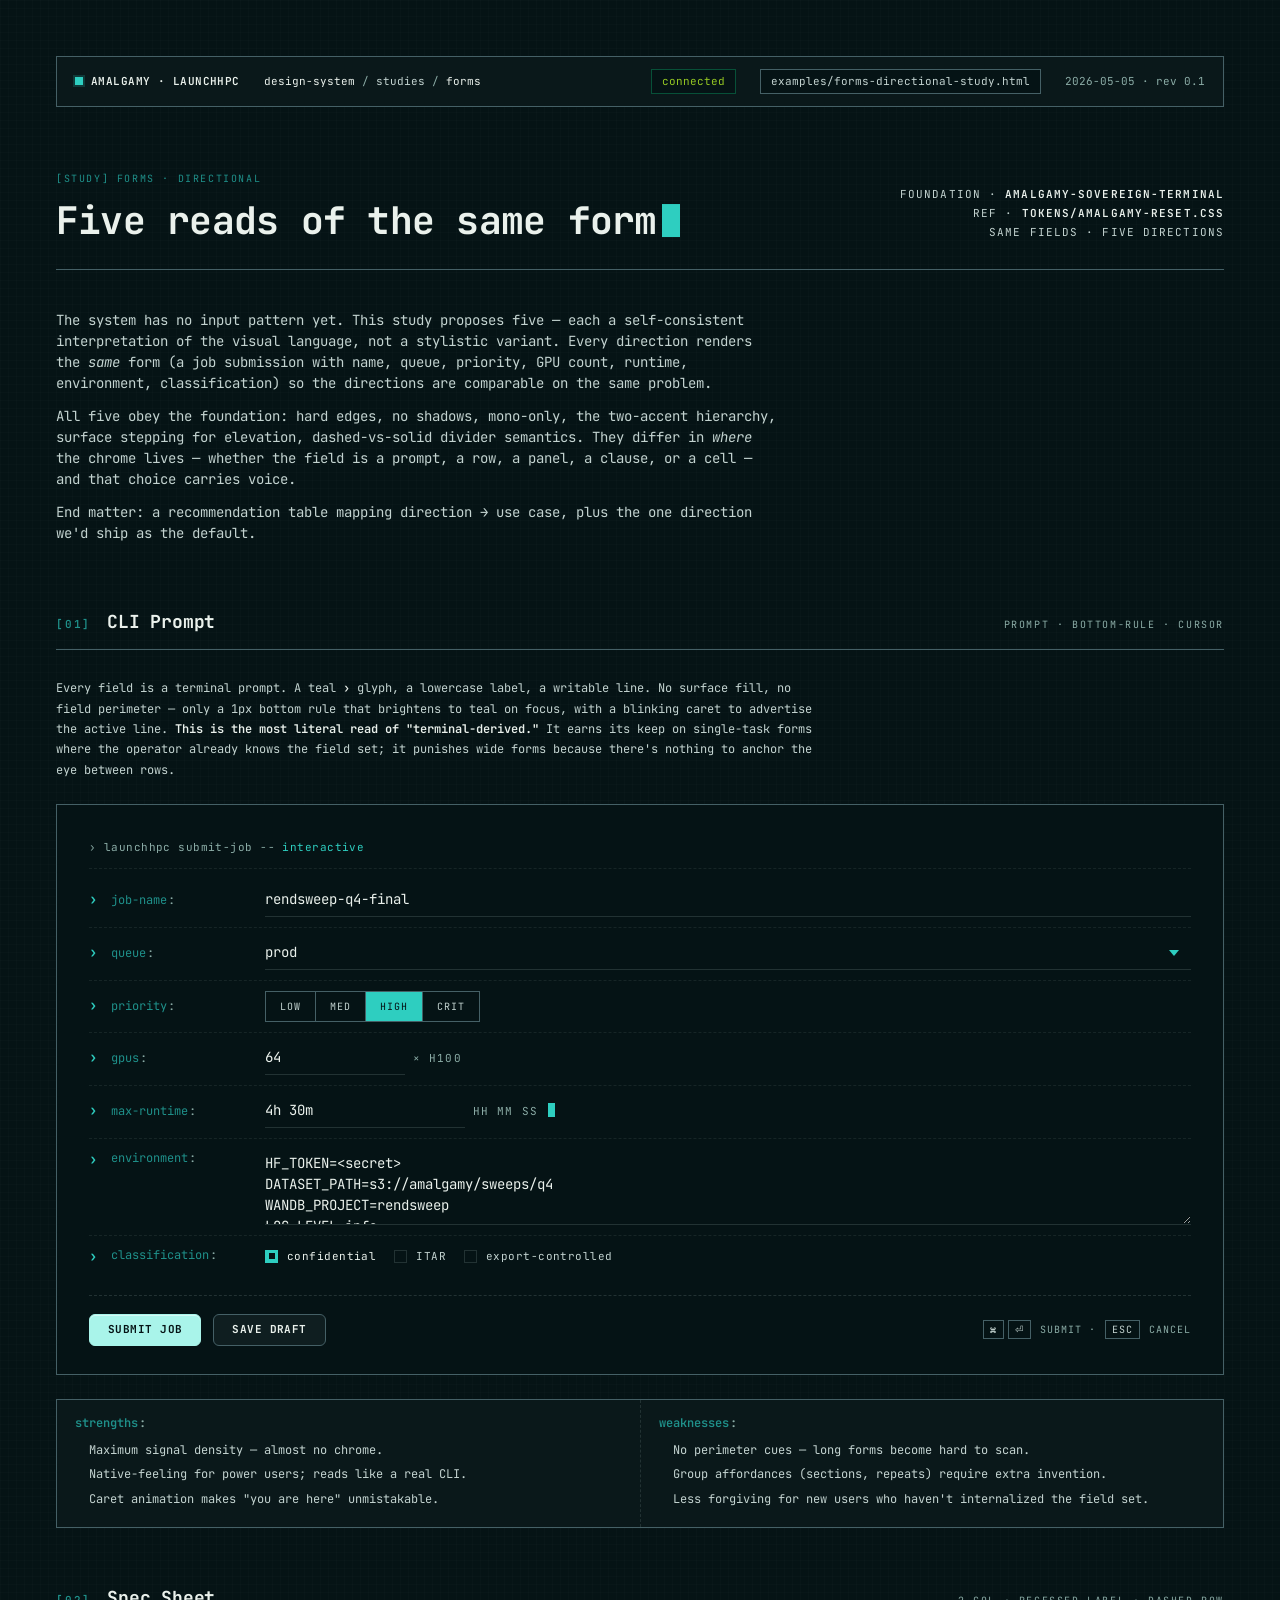
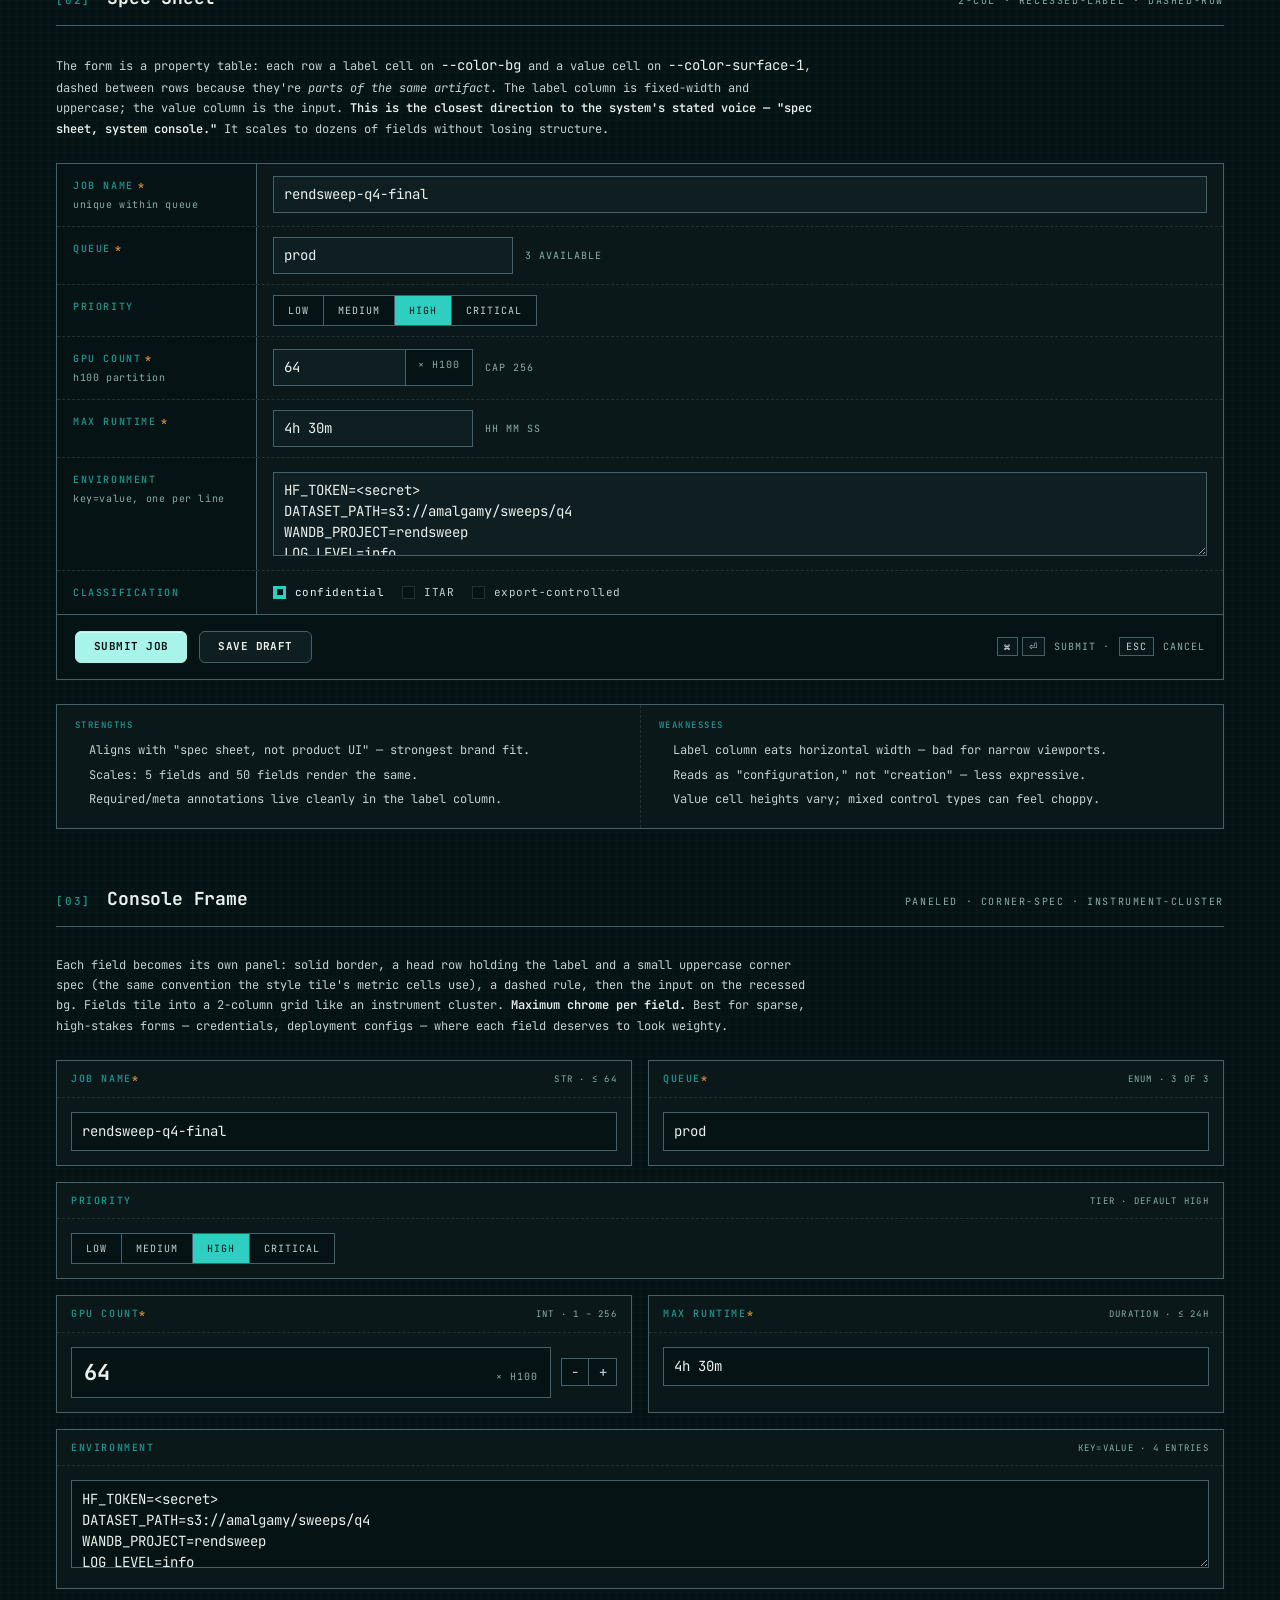
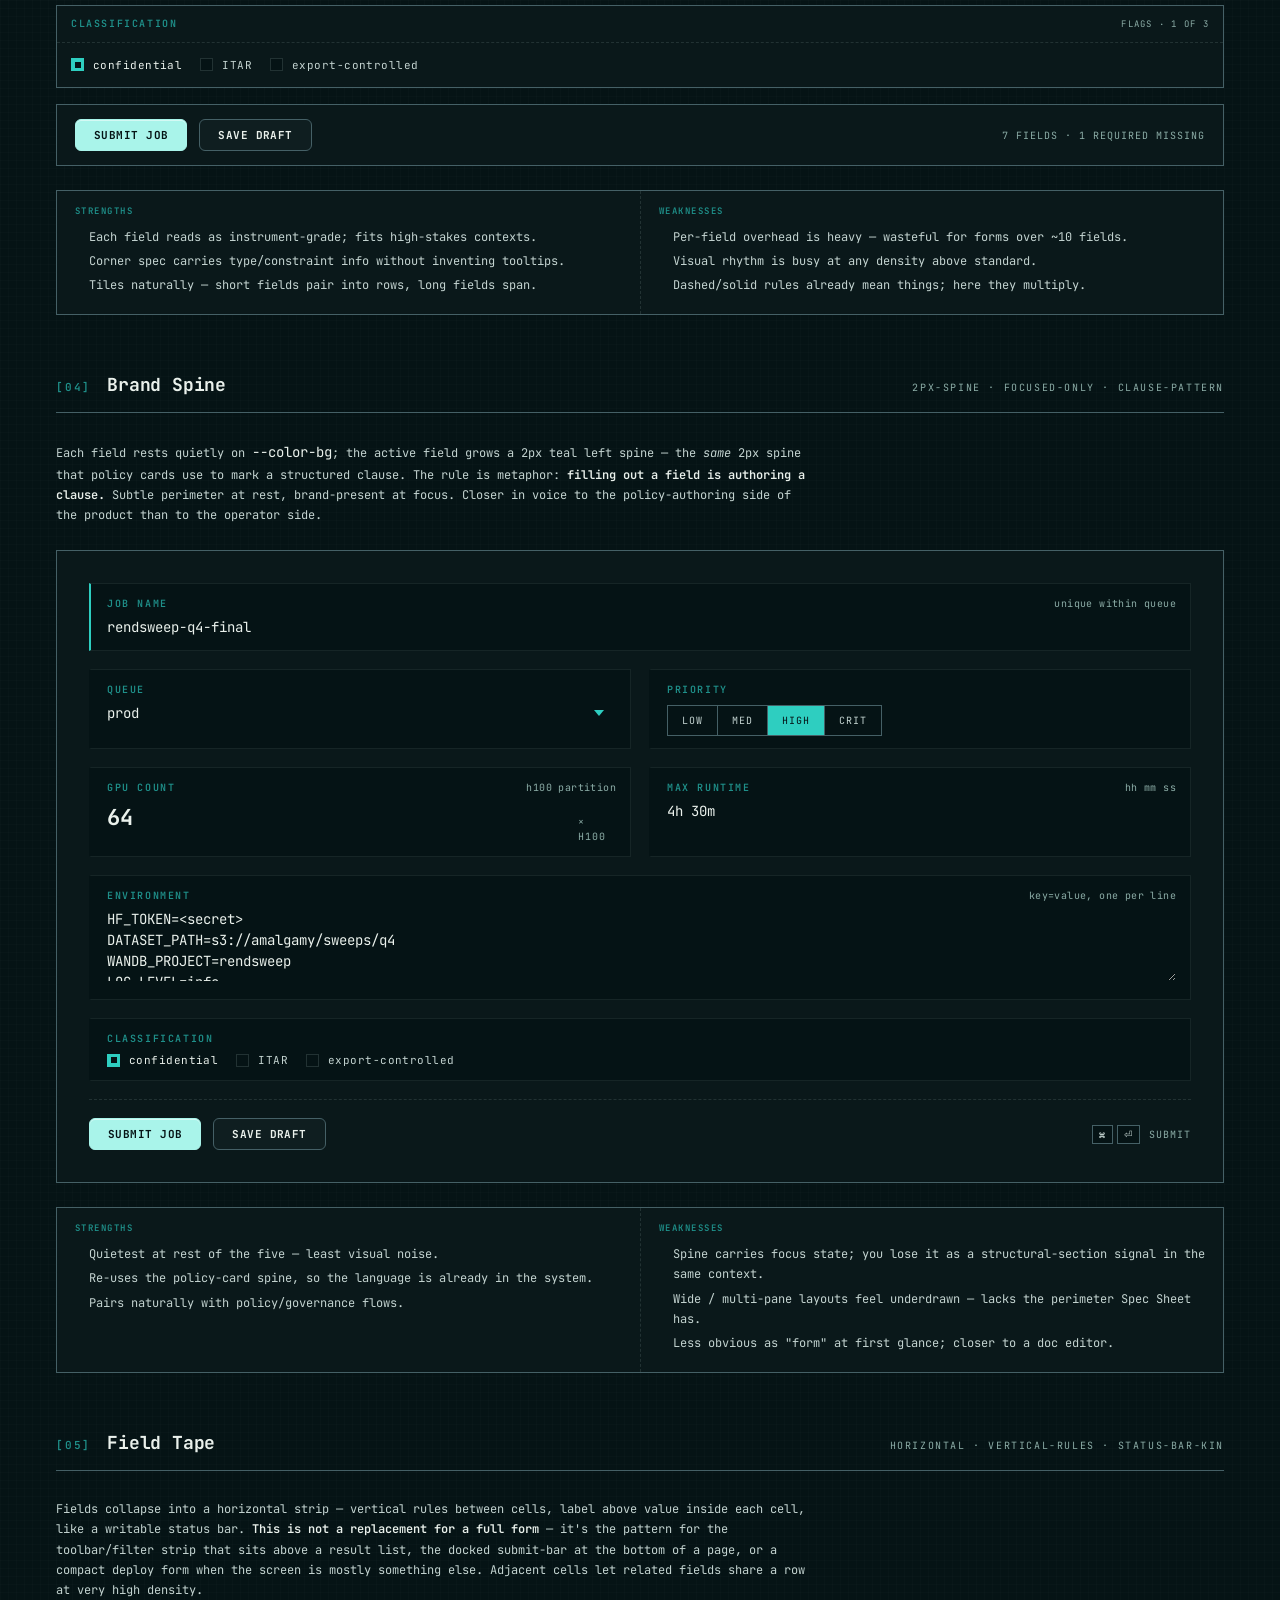
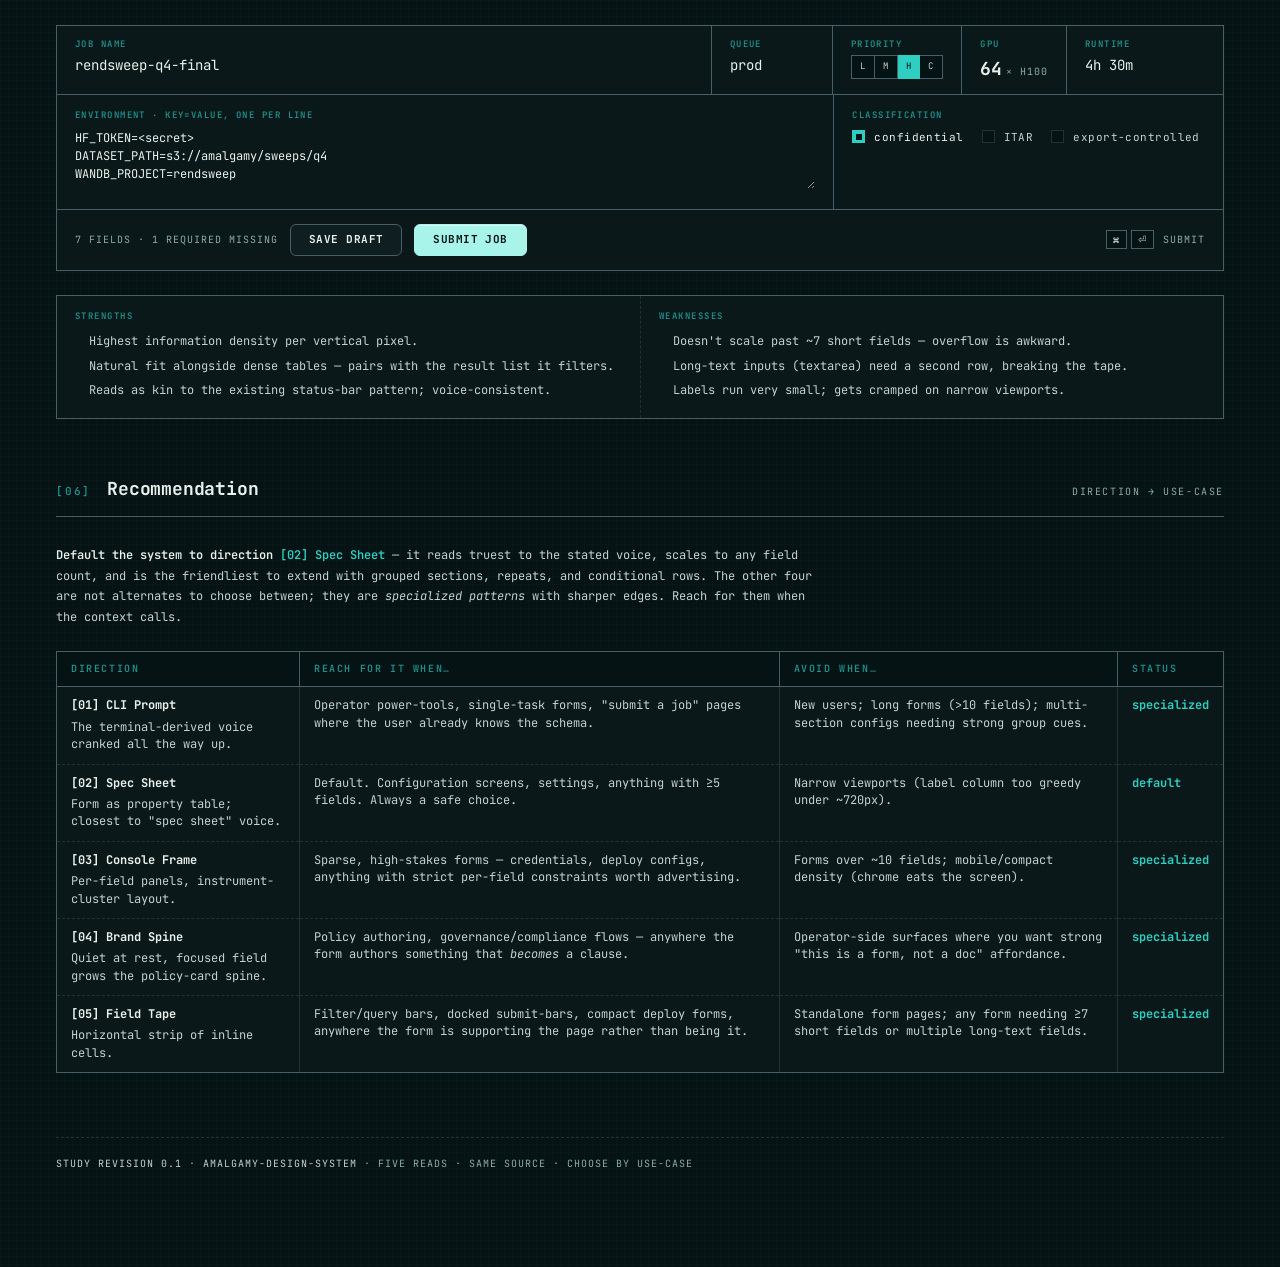
<file: examples/forms-directional-study.html>
<!doctype html>
<html lang="en">
<head>
<meta charset="utf-8"/>
<meta name="viewport" content="width=1440"/>
<title>Amalgamy · Forms — Directional Study</title>
<link rel="preconnect" href="https://fonts.googleapis.com">
<link rel="preconnect" href="https://fonts.gstatic.com" crossorigin>
<link href="https://fonts.googleapis.com/css2?family=JetBrains+Mono:wght@400;500;600;700&family=Inter:wght@400;500;600&display=swap" rel="stylesheet">
<link rel="stylesheet" href="../tokens/amalgamy-reset.css">
<style>
  /* ─────────────────────────────────────────────────────────────────────
     Token fallback — inlined so the page renders without resolving the
     external stylesheet (preview panels often can't traverse `../`).
     Mirrors tokens/amalgamy-reset.css :root, but only the subset this
     study uses. The external link still loads when available.
     ───────────────────────────────────────────────────────────────────── */
  :root {
    /* v0.2 darker Clear-teal ramp */
    --color-bg:               #051315;
    --color-surface-1:        #0A181A;
    --color-surface-2:        #0F1E20;
    --color-surface-3:        #162526;

    --color-border-subtle:    #162526;
    --color-border-default:   #223233;
    --color-border-strong:    #456066;

    --color-text-primary:     #EAF1EC;
    --color-text-secondary:   #C3D3D0;
    --color-text-tertiary:    #8CADA7;
    --color-text-faint:       #78948F;
    --color-text-inverse:     #051315;

    --color-accent:           #2ECEC0;
    --color-accent-hover:     #45D9CD;
    --color-accent-subtle:    #1F908A;
    --color-accent-secondary: #A9F4EA;

    --color-success:          #85BE00;
    --color-success-text:     #94C623;
    --color-warning:          #F29421;
    --color-warning-text:     #F1A23F;
    --color-danger:           #FE483B;
    --color-danger-text:      #FB6156;
    --color-info:             #69B1E8;
    --color-info-text:        #7CBBE9;
    --color-neutral:          #2E4445;

    --font-family-sans: 'Inter', system-ui, -apple-system, sans-serif;
    --font-family-mono: 'JetBrains Mono', ui-monospace, SFMono-Regular, Menlo, monospace;
  }

  /* ─────────────────────────────────────────────────────────────────────
     Page chrome — mirrors the canonical style tile.
     ───────────────────────────────────────────────────────────────────── */
  html, body { margin: 0; padding: 0; }
  body {
    background: var(--color-bg);
    color: var(--color-text-primary);
    font-family: var(--font-family-mono);
    font-size: 14px;
    line-height: 1.5;
    -webkit-font-smoothing: antialiased;
    font-variant-ligatures: none;
    background-image:
      linear-gradient(rgba(255,255,255,0.012) 1px, transparent 1px),
      linear-gradient(90deg, rgba(255,255,255,0.012) 1px, transparent 1px);
    background-size: 8px 8px;
  }
  * { box-sizing: border-box; }

  .tile { max-width: 1280px; margin: 0 auto; padding: 56px 56px 96px; }

  /* status bar */
  .statusbar {
    display: grid;
    grid-template-columns: auto 1fr auto auto auto;
    gap: 24px;
    align-items: center;
    padding: 12px 18px;
    background: var(--color-surface-1);
    border: 1px solid var(--color-border-strong);
    margin-bottom: 32px;
    font-size: 11px;
    color: var(--color-text-secondary);
  }
  .statusbar .mark { display: inline-flex; align-items: center; gap: 8px; color: var(--color-text-primary); font-weight: 600; letter-spacing: 0.04em; }
  .statusbar .mark .dot { width: 8px; height: 8px; background: var(--color-accent); display: inline-block; box-shadow: 0 0 0 2px rgba(46,206,192,0.18); }
  .statusbar .path .sep { color: var(--color-text-tertiary); }
  .statusbar .path .active { color: var(--color-text-primary); }
  .statusbar .pill { padding: 3px 10px; background: var(--color-bg); border: 1px solid var(--color-border-strong); }
  .statusbar .pill.ok { color: var(--color-success-text); border-color: rgba(13,195,120,0.35); }
  .statusbar .ts { color: var(--color-text-tertiary); font-variant-numeric: tabular-nums; }

  /* masthead */
  .masthead {
    display: grid;
    grid-template-columns: 1fr auto;
    gap: 32px;
    align-items: end;
    padding: 32px 0 28px;
    border-bottom: 1px solid var(--color-border-strong);
    margin-bottom: 40px;
  }
  .masthead .eyebrow {
    font-size: 10px;
    color: var(--color-accent-subtle);
    letter-spacing: 0.16em;
    text-transform: uppercase;
    margin-bottom: 14px;
  }
  .masthead h1 {
    font-family: var(--font-family-mono);
    font-size: 38px;
    font-weight: 700;
    letter-spacing: -0.02em;
    line-height: 1.1;
    margin: 0;
  }
  .masthead h1 .caret { display: inline-block; width: 0.45em; height: 0.85em; background: var(--color-accent); transform: translateY(0.08em); margin-left: 6px; }
  .masthead .meta { color: var(--color-text-secondary); font-size: 11px; letter-spacing: 0.10em; text-transform: uppercase; text-align: right; line-height: 1.7; }
  .masthead .meta b { color: var(--color-text-primary); font-weight: 600; }

  /* preface */
  .preface { max-width: 720px; margin: 0 0 64px; color: var(--color-text-secondary); font-size: 14px; line-height: 1.7; }
  .preface p { margin: 0 0 12px; }
  .preface p:last-child { margin-bottom: 0; }
  .preface code { font-family: var(--font-family-mono); color: var(--color-accent); font-size: 12px; padding: 1px 6px; border: 1px solid var(--color-border-strong); background: var(--color-bg); }

  /* section header used between directions */
  .section-head {
    display: grid;
    grid-template-columns: auto 1fr auto;
    gap: 16px;
    align-items: baseline;
    padding-bottom: 14px;
    border-bottom: 1px solid var(--color-border-strong);
    margin: 56px 0 28px;
  }
  .section-head .num {
    font-size: 11px;
    color: var(--color-accent-subtle);
    letter-spacing: 0.16em;
    text-transform: uppercase;
    font-weight: 600;
  }
  .section-head .title {
    font-size: 18px;
    font-weight: 700;
    color: var(--color-text-primary);
    letter-spacing: -0.01em;
  }
  .section-head .spec {
    font-size: 10px;
    color: var(--color-text-tertiary);
    letter-spacing: 0.16em;
    text-transform: uppercase;
  }
  .thesis {
    color: var(--color-text-secondary);
    font-size: 12px;
    line-height: 1.7;
    margin: 0 0 24px;
    max-width: 760px;
  }
  .thesis b { color: var(--color-text-primary); font-weight: 600; }
  .pros-cons {
    display: grid;
    grid-template-columns: 1fr 1fr;
    gap: 0;
    margin-top: 24px;
    border: 1px solid var(--color-border-strong);
    background: var(--color-surface-1);
  }
  .pros-cons > div { padding: 14px 18px; }
  .pros-cons > div + div { border-left: 1px dashed var(--color-border-default); }
  .pros-cons .lbl { font-size: 9px; color: var(--color-accent-subtle); letter-spacing: 0.16em; text-transform: uppercase; font-weight: 600; margin-bottom: 8px; }
  .pros-cons ul { margin: 0; padding-left: 14px; color: var(--color-text-secondary); font-size: 12px; line-height: 1.7; }
  .pros-cons li { margin-bottom: 4px; }

  /* ─────────────────────────────────────────────────────────────────────
     Shared form atoms (used and reskinned across directions).
     ───────────────────────────────────────────────────────────────────── */
  .form-shell { background: var(--color-surface-1); border: 1px solid var(--color-border-strong); padding: 28px; }
  .form-shell.flush { padding: 0; }

  /* default reset for form controls */
  input, select, textarea, button {
    font-family: inherit;
    font-size: inherit;
    color: inherit;
    background: transparent;
    border: 0;
    outline: 0;
    margin: 0;
    padding: 0;
    border-radius: 0;
    -webkit-appearance: none;
    appearance: none;
  }
  input:focus, select:focus, textarea:focus { outline: 0; }
  textarea { resize: vertical; line-height: 1.5; }
  select { background-image: url("data:image/svg+xml;utf8,<svg xmlns='http://www.w3.org/2000/svg' width='10' height='6' viewBox='0 0 10 6'><path d='M0 0l5 6 5-6z' fill='%232ECEC0'/></svg>"); background-repeat: no-repeat; background-position: right 12px center; padding-right: 28px; cursor: pointer; }

  .field-actions {
    display: flex;
    align-items: center;
    gap: 12px;
    padding-top: 18px;
    margin-top: 18px;
    border-top: 1px dashed var(--color-border-default);
  }
  .btn {
    font-family: var(--font-family-mono);
    font-size: 11px;
    font-weight: 700;
    letter-spacing: 0.04em;
    text-transform: uppercase;
    padding: 9px 18px;
    border: 1px solid var(--color-border-strong);
    background: var(--color-surface-2);
    color: var(--color-text-primary);
    cursor: pointer;
    line-height: 1;
  }
  .btn:hover { border-color: var(--color-accent); color: var(--color-accent); }
  .btn-primary {
    background: var(--color-accent-secondary);
    color: var(--color-text-inverse);
    border-color: var(--color-accent-secondary);
    box-shadow: inset 0 1px 0 rgba(255,255,255,0.5);
  }
  .btn-primary:hover { background: #BDF7EE; color: var(--color-text-inverse); }
  .field-actions .kbd-hint { margin-left: auto; color: var(--color-text-tertiary); font-size: 10px; letter-spacing: 0.10em; text-transform: uppercase; }
  .field-actions .kbd-hint .kbd { font-family: var(--font-family-mono); padding: 2px 6px; border: 1px solid var(--color-border-strong); background: var(--color-bg); color: var(--color-text-secondary); margin: 0 2px; }

  /* segmented control (shared) */
  .segmented { display: inline-flex; border: 1px solid var(--color-border-strong); }
  .segmented button {
    padding: 7px 14px;
    font-size: 10px;
    letter-spacing: 0.10em;
    text-transform: uppercase;
    color: var(--color-text-secondary);
    cursor: pointer;
    background: var(--color-bg);
  }
  .segmented button + button { border-left: 1px solid var(--color-border-strong); }
  .segmented button.active { background: var(--color-accent); color: var(--color-text-inverse); }
  .segmented button:hover:not(.active) { color: var(--color-accent); }

  /* checkbox row (shared) */
  .check-row { display: flex; gap: 18px; flex-wrap: wrap; }
  .check {
    display: inline-flex;
    align-items: center;
    gap: 9px;
    font-size: 11px;
    color: var(--color-text-secondary);
    letter-spacing: 0.04em;
    cursor: pointer;
    user-select: none;
  }
  .check .box {
    width: 13px; height: 13px;
    border: 1px solid var(--color-border-default);
    background: var(--color-bg);
    display: inline-flex; align-items: center; justify-content: center;
    flex-shrink: 0;
  }
  .check.checked .box { background: var(--color-accent); border-color: var(--color-accent); }
  .check.checked .box::before { content: ""; width: 6px; height: 6px; background: var(--color-text-inverse); }
  .check.checked { color: var(--color-text-primary); }

  /* ═════════════════════════════════════════════════════════════════════
     DIRECTION 01 — CLI PROMPT
     Each field reads as a terminal prompt: a brand-colored prompt glyph,
     a label, then a writable line with only a bottom rule. Closest to the
     terminal-derived premise.
     ═════════════════════════════════════════════════════════════════════ */
  .d-cli .form-shell { padding: 28px 32px; background: var(--color-bg); border-color: var(--color-border-strong); }
  .d-cli .row { display: grid; grid-template-columns: auto 140px 1fr; gap: 14px; align-items: baseline; padding: 10px 0; }
  .d-cli .row + .row { border-top: 1px dashed var(--color-border-subtle); }
  .d-cli .prompt { color: var(--color-accent); font-weight: 700; }
  .d-cli .lbl { color: var(--color-accent-subtle); text-transform: lowercase; font-size: 12px; letter-spacing: 0; }
  .d-cli .lbl::after { content: ":"; color: var(--color-text-tertiary); margin-left: 1px; }
  .d-cli .ctl { position: relative; display: flex; align-items: baseline; gap: 8px; }
  .d-cli input[type="text"], .d-cli input[type="number"], .d-cli select, .d-cli textarea {
    width: 100%;
    color: var(--color-text-primary);
    padding: 4px 0 6px;
    border-bottom: 1px solid var(--color-border-default);
    font-size: 14px;
  }
  .d-cli input[type="text"]:focus, .d-cli input[type="number"]:focus, .d-cli select:focus, .d-cli textarea:focus {
    border-bottom-color: var(--color-accent);
  }
  .d-cli .caret-cursor { display: inline-block; width: 7px; height: 14px; background: var(--color-accent); animation: blink 1.05s steps(2, start) infinite; transform: translateY(2px); margin-left: 2px; }
  @keyframes blink { 0%, 100% { opacity: 1; } 50% { opacity: 0; } }
  .d-cli .unit { color: var(--color-text-tertiary); font-size: 11px; letter-spacing: 0.10em; text-transform: uppercase; }
  .d-cli .ghost { color: var(--color-text-tertiary); }
  .d-cli textarea { min-height: 76px; padding-top: 4px; }
  .d-cli .multi-row { grid-template-columns: auto 140px 1fr; align-items: start; }
  .d-cli .check-row { padding-top: 2px; }
  .d-cli .lead { color: var(--color-text-tertiary); font-size: 11px; padding: 6px 0 12px; border-bottom: 1px dashed var(--color-border-subtle); margin-bottom: 6px; letter-spacing: 0.04em; }
  .d-cli .lead .accent { color: var(--color-accent); }

  /* ═════════════════════════════════════════════════════════════════════
     DIRECTION 02 — SPEC SHEET
     Two-column row table. Label cell is recessed; value cell is the
     surface. Dashed dividers between rows; outer perimeter is solid.
     This direction is closest to the system's voice.
     ═════════════════════════════════════════════════════════════════════ */
  .d-spec .form-shell { padding: 0; }
  .d-spec .row {
    display: grid;
    grid-template-columns: 200px 1fr;
    align-items: stretch;
  }
  .d-spec .row + .row { border-top: 1px dashed var(--color-border-default); }
  .d-spec .lbl-cell {
    background: var(--color-bg);
    padding: 14px 16px;
    border-right: 1px solid var(--color-border-strong);
    font-size: 10px;
    letter-spacing: 0.16em;
    text-transform: uppercase;
    color: var(--color-accent-subtle);
    font-weight: 600;
  }
  .d-spec .lbl-cell .req { color: var(--color-warning-text); margin-left: 4px; }
  .d-spec .lbl-cell .meta { display: block; margin-top: 4px; color: var(--color-text-tertiary); font-weight: 400; letter-spacing: 0.06em; text-transform: none; font-size: 10px; }
  .d-spec .val-cell { padding: 10px 16px; display: flex; align-items: center; gap: 12px; }
  .d-spec .val-cell.tall { align-items: flex-start; padding-top: 14px; padding-bottom: 14px; }
  .d-spec input[type="text"], .d-spec input[type="number"], .d-spec select, .d-spec textarea {
    flex: 1;
    padding: 7px 10px;
    background: var(--color-surface-2);
    border: 1px solid var(--color-border-strong);
    color: var(--color-text-primary);
    font-size: 14px;
  }
  .d-spec input:focus, .d-spec select:focus, .d-spec textarea:focus { border-color: var(--color-accent); }
  .d-spec textarea { width: 100%; min-height: 84px; }
  .d-spec .unit { color: var(--color-text-tertiary); font-size: 10px; letter-spacing: 0.10em; text-transform: uppercase; }
  .d-spec .actions-row { padding: 16px 18px; background: var(--color-bg); border-top: 1px solid var(--color-border-strong); display: flex; align-items: center; gap: 12px; }
  .d-spec .actions-row .kbd-hint { margin-left: auto; color: var(--color-text-tertiary); font-size: 10px; letter-spacing: 0.10em; text-transform: uppercase; }
  .d-spec .actions-row .kbd { font-family: var(--font-family-mono); padding: 2px 6px; border: 1px solid var(--color-border-strong); background: var(--color-surface-1); color: var(--color-text-secondary); margin: 0 2px; }
  .d-spec .num-with-unit { display: inline-flex; flex: 1; }
  .d-spec .num-with-unit input { flex: 1; border-right: 0; }
  .d-spec .num-with-unit .suffix { padding: 7px 12px; background: var(--color-bg); border: 1px solid var(--color-border-strong); color: var(--color-text-tertiary); font-size: 10px; letter-spacing: 0.10em; text-transform: uppercase; }

  /* ═════════════════════════════════════════════════════════════════════
     DIRECTION 03 — CONSOLE FRAME
     Each field is its own panel: solid border, corner spec annotation,
     dashed internal rule between header and value. Maximum chrome per
     field. Reads as a sparse instrument cluster.
     ═════════════════════════════════════════════════════════════════════ */
  .d-frame .form-shell { background: transparent; border: 0; padding: 0; }
  .d-frame .grid { display: grid; grid-template-columns: 1fr 1fr; gap: 16px; }
  .d-frame .grid .full { grid-column: 1 / -1; }
  .d-frame .panel { background: var(--color-surface-1); border: 1px solid var(--color-border-strong); }
  .d-frame .panel-head {
    display: flex;
    align-items: baseline;
    justify-content: space-between;
    padding: 10px 14px;
    border-bottom: 1px dashed var(--color-border-default);
  }
  .d-frame .panel-head .lbl {
    font-size: 10px;
    letter-spacing: 0.16em;
    text-transform: uppercase;
    color: var(--color-accent-subtle);
    font-weight: 600;
  }
  .d-frame .panel-head .lbl .req { color: var(--color-warning-text); }
  .d-frame .panel-head .spec { font-size: 9px; letter-spacing: 0.14em; text-transform: uppercase; color: var(--color-text-tertiary); }
  .d-frame .panel-body { padding: 14px; display: flex; align-items: center; gap: 10px; }
  .d-frame .panel-body.tall { display: block; }
  .d-frame input[type="text"], .d-frame input[type="number"], .d-frame select, .d-frame textarea {
    flex: 1;
    width: 100%;
    padding: 8px 10px;
    background: var(--color-bg);
    border: 1px solid var(--color-border-strong);
    color: var(--color-text-primary);
    font-size: 14px;
  }
  .d-frame input:focus, .d-frame select:focus, .d-frame textarea:focus { border-color: var(--color-accent); }
  .d-frame textarea { min-height: 88px; }
  .d-frame .num-display {
    flex: 1;
    background: var(--color-bg);
    border: 1px solid var(--color-border-strong);
    padding: 8px 12px;
    display: flex;
    align-items: baseline;
    justify-content: space-between;
    color: var(--color-text-primary);
  }
  .d-frame .num-display .v { font-size: 22px; font-weight: 700; letter-spacing: -0.01em; font-variant-numeric: tabular-nums; }
  .d-frame .num-display .unit { color: var(--color-text-tertiary); font-size: 10px; letter-spacing: 0.10em; text-transform: uppercase; }
  .d-frame .stepper { display: inline-flex; }
  .d-frame .stepper button {
    width: 28px; height: 28px;
    border: 1px solid var(--color-border-strong);
    background: var(--color-bg);
    color: var(--color-text-secondary);
    cursor: pointer;
    font-size: 14px;
    line-height: 1;
  }
  .d-frame .stepper button + button { border-left: 0; }
  .d-frame .stepper button:hover { color: var(--color-accent); border-color: var(--color-accent); }
  .d-frame .footer { margin-top: 16px; padding: 14px 18px; background: var(--color-surface-1); border: 1px solid var(--color-border-strong); display: flex; align-items: center; gap: 12px; }

  /* ═════════════════════════════════════════════════════════════════════
     DIRECTION 04 — BRAND SPINE
     Inputs sit on `--color-bg`. The active field grows a 2px teal left
     border — the same spine the policy card uses. Labels run inline
     above. Quiet at rest, brand-present on focus.
     ═════════════════════════════════════════════════════════════════════ */
  .d-spine .form-shell { padding: 32px; background: var(--color-surface-1); }
  .d-spine .stack { display: flex; flex-direction: column; gap: 18px; }
  .d-spine .field {
    display: block;
    padding: 12px 14px 12px 16px;
    background: var(--color-bg);
    border-left: 2px solid transparent;
    border-top: 1px solid var(--color-border-subtle);
    border-right: 1px solid var(--color-border-subtle);
    border-bottom: 1px solid var(--color-border-subtle);
  }
  .d-spine .field.focused, .d-spine .field:focus-within { border-left-color: var(--color-accent); }
  .d-spine .field .lbl {
    display: flex;
    justify-content: space-between;
    align-items: baseline;
    font-size: 10px;
    letter-spacing: 0.16em;
    text-transform: uppercase;
    color: var(--color-accent-subtle);
    font-weight: 600;
    margin-bottom: 6px;
  }
  .d-spine .field .lbl .help { color: var(--color-text-tertiary); font-weight: 400; letter-spacing: 0.04em; text-transform: none; font-size: 10px; }
  .d-spine input[type="text"], .d-spine input[type="number"], .d-spine select, .d-spine textarea {
    width: 100%;
    color: var(--color-text-primary);
    font-size: 14px;
    padding: 0;
  }
  .d-spine textarea { min-height: 72px; }
  .d-spine .field.row-pair { display: grid; grid-template-columns: 1fr 1fr; gap: 18px; padding: 0; background: transparent; border: 0; }
  .d-spine .field.row-pair > .field { margin: 0; }
  .d-spine .num-with-unit { display: flex; align-items: baseline; gap: 10px; }
  .d-spine .num-with-unit input { font-size: 22px; font-weight: 700; letter-spacing: -0.01em; }
  .d-spine .num-with-unit .unit { color: var(--color-text-tertiary); font-size: 10px; letter-spacing: 0.10em; text-transform: uppercase; }

  /* ═════════════════════════════════════════════════════════════════════
     DIRECTION 05 — FIELD TAPE
     A horizontal compact strip — fields are inline cells separated by
     vertical rules, each cell holds `LABEL · value`. Kin to a status
     bar but writable. For toolbars and filter strips.
     ═════════════════════════════════════════════════════════════════════ */
  .d-tape .form-shell { padding: 0; background: var(--color-surface-1); }
  .d-tape .tape {
    display: flex;
    align-items: stretch;
    border-bottom: 1px solid var(--color-border-strong);
  }
  .d-tape .tape .cell {
    display: flex;
    flex-direction: column;
    gap: 4px;
    padding: 12px 18px;
    border-right: 1px solid var(--color-border-strong);
    min-width: 0;
  }
  .d-tape .tape .cell:last-child { border-right: 0; }
  .d-tape .cell .lbl { font-size: 9px; letter-spacing: 0.16em; text-transform: uppercase; color: var(--color-accent-subtle); font-weight: 600; }
  .d-tape .cell input[type="text"], .d-tape .cell input[type="number"], .d-tape .cell select {
    background: transparent;
    color: var(--color-text-primary);
    font-size: 14px;
    width: 100%;
    border-bottom: 1px solid transparent;
  }
  .d-tape .cell input:focus, .d-tape .cell select:focus { border-bottom-color: var(--color-accent); }
  .d-tape .cell.flex { flex: 1 1 200px; }
  .d-tape .cell.fixed { flex: 0 0 auto; }
  .d-tape .cell.metric .v { font-size: 18px; font-weight: 700; letter-spacing: -0.01em; font-variant-numeric: tabular-nums; }
  .d-tape .cell.metric .unit { color: var(--color-text-tertiary); font-size: 10px; letter-spacing: 0.10em; text-transform: uppercase; margin-left: 4px; }
  .d-tape .cell .seg-mini { display: inline-flex; }
  .d-tape .cell .seg-mini button {
    padding: 4px 8px; font-size: 9px; letter-spacing: 0.10em; text-transform: uppercase;
    color: var(--color-text-secondary); background: var(--color-bg); border: 1px solid var(--color-border-strong); cursor: pointer;
  }
  .d-tape .cell .seg-mini button + button { border-left: 0; }
  .d-tape .cell .seg-mini button.active { background: var(--color-accent); color: var(--color-text-inverse); border-color: var(--color-accent); }
  .d-tape .lower {
    display: grid;
    grid-template-columns: 2fr 1fr;
    border-bottom: 1px solid var(--color-border-strong);
  }
  .d-tape .lower .cell { padding: 14px 18px; border-right: 1px solid var(--color-border-strong); }
  .d-tape .lower .cell:last-child { border-right: 0; }
  .d-tape .lower textarea { width: 100%; min-height: 60px; color: var(--color-text-primary); font-size: 12px; }
  .d-tape .lower .lbl { font-size: 9px; letter-spacing: 0.16em; text-transform: uppercase; color: var(--color-accent-subtle); font-weight: 600; margin-bottom: 6px; }
  .d-tape .actions-row { padding: 14px 18px; display: flex; align-items: center; gap: 12px; }
  .d-tape .actions-row .meta { color: var(--color-text-tertiary); font-size: 10px; letter-spacing: 0.10em; text-transform: uppercase; }
  .d-tape .actions-row .kbd-hint { margin-left: auto; color: var(--color-text-tertiary); font-size: 10px; letter-spacing: 0.10em; text-transform: uppercase; }
  .d-tape .actions-row .kbd { font-family: var(--font-family-mono); padding: 2px 6px; border: 1px solid var(--color-border-strong); background: var(--color-bg); color: var(--color-text-secondary); margin: 0 2px; }

  /* ─────────────────────────────────────────────────────────────────────
     Recommendation matrix (final section).
     ───────────────────────────────────────────────────────────────────── */
  .matrix { border: 1px solid var(--color-border-strong); background: var(--color-surface-1); }
  .matrix table { width: 100%; border-collapse: collapse; }
  .matrix th, .matrix td { padding: 10px 14px; text-align: left; vertical-align: top; }
  .matrix th { background: var(--color-bg); color: var(--color-accent-subtle); font-size: 10px; font-weight: 600; letter-spacing: 0.16em; text-transform: uppercase; border-bottom: 1px solid var(--color-border-strong); border-right: 1px solid var(--color-border-strong); }
  .matrix th:last-child, .matrix td:last-child { border-right: 0; }
  .matrix td { border-right: 1px solid var(--color-border-default); border-bottom: 1px dashed var(--color-border-default); font-size: 12px; color: var(--color-text-secondary); }
  .matrix tr:last-child td { border-bottom: 0; }
  .matrix td .name { color: var(--color-text-primary); font-weight: 700; letter-spacing: 0; display: block; margin-bottom: 4px; }
  .matrix td .verdict { color: var(--color-accent); font-weight: 700; }

  .footnote { margin-top: 64px; padding-top: 18px; border-top: 1px dashed var(--color-border-default); color: var(--color-text-tertiary); font-size: 10px; letter-spacing: 0.10em; text-transform: uppercase; }
  .footnote .pair { color: var(--color-text-secondary); }
</style>
</head>
<body>
  <div class="tile">

    <!-- STATUS BAR -->
    <div class="statusbar">
      <span class="mark"><span class="dot"></span> AMALGAMY · LAUNCHHPC</span>
      <span class="path"><span class="active">design-system</span> <span class="sep">/</span> studies <span class="sep">/</span> <span class="active">forms</span></span>
      <span class="pill ok">connected</span>
      <span class="pill">examples/forms-directional-study.html</span>
      <span class="ts">2026-05-05 · rev 0.1</span>
    </div>

    <!-- MASTHEAD -->
    <div class="masthead">
      <div>
        <div class="eyebrow">[study] forms · directional</div>
        <h1>Five reads of the same form<span class="caret"></span></h1>
      </div>
      <div class="meta">
        Foundation · <b>amalgamy-sovereign-terminal</b><br>
        Ref · <b>tokens/amalgamy-reset.css</b><br>
        Same fields · five directions
      </div>
    </div>

    <!-- PREFACE -->
    <div class="preface">
      <p>The system has no input pattern yet. This study proposes five — each a self-consistent interpretation of the visual language, not a stylistic variant. Every direction renders the <i>same</i> form (a job submission with name, queue, priority, GPU count, runtime, environment, classification) so the directions are comparable on the same problem.</p>
      <p>All five obey the foundation: hard edges, no shadows, mono-only, the two-accent hierarchy, surface stepping for elevation, dashed-vs-solid divider semantics. They differ in <i>where</i> the chrome lives — whether the field is a prompt, a row, a panel, a clause, or a cell — and that choice carries voice.</p>
      <p>End matter: a recommendation table mapping direction → use case, plus the one direction we'd ship as the default.</p>
    </div>

    <!-- ═════════════════════════════════════════════════════════════════
         DIRECTION 01 — CLI PROMPT
         ═════════════════════════════════════════════════════════════════ -->
    <div class="d-cli">
      <div class="section-head">
        <span class="num">[01]</span>
        <span class="title">CLI Prompt</span>
        <span class="spec">prompt · bottom-rule · cursor</span>
      </div>
      <p class="thesis">
        Every field is a terminal prompt. A teal <b>›</b> glyph, a lowercase label, a writable line. No surface fill, no field perimeter — only a 1px bottom rule that brightens to teal on focus, with a blinking caret to advertise the active line. <b>This is the most literal read of "terminal-derived."</b> It earns its keep on single-task forms where the operator already knows the field set; it punishes wide forms because there's nothing to anchor the eye between rows.
      </p>

      <div class="form-shell">
        <div class="lead">› launchhpc submit-job <span class="ghost">--</span> <span class="accent">interactive</span></div>

        <div class="row">
          <span class="prompt">›</span>
          <span class="lbl">job-name</span>
          <span class="ctl"><input type="text" value="rendsweep-q4-final" /></span>
        </div>

        <div class="row">
          <span class="prompt">›</span>
          <span class="lbl">queue</span>
          <span class="ctl"><select><option>prod</option><option>staging</option><option>spot</option></select></span>
        </div>

        <div class="row">
          <span class="prompt">›</span>
          <span class="lbl">priority</span>
          <span class="ctl">
            <span class="segmented">
              <button>low</button>
              <button>med</button>
              <button class="active">high</button>
              <button>crit</button>
            </span>
          </span>
        </div>

        <div class="row">
          <span class="prompt">›</span>
          <span class="lbl">gpus</span>
          <span class="ctl"><input type="number" value="64" style="max-width:140px;" /> <span class="unit">× h100</span></span>
        </div>

        <div class="row">
          <span class="prompt">›</span>
          <span class="lbl">max-runtime</span>
          <span class="ctl"><input type="text" value="4h 30m" style="max-width:200px;" /> <span class="unit">hh mm ss</span><span class="caret-cursor"></span></span>
        </div>

        <div class="row multi-row">
          <span class="prompt">›</span>
          <span class="lbl">environment</span>
          <span class="ctl"><textarea>HF_TOKEN=&lt;secret&gt;
DATASET_PATH=s3://amalgamy/sweeps/q4
WANDB_PROJECT=rendsweep
LOG_LEVEL=info</textarea></span>
        </div>

        <div class="row multi-row">
          <span class="prompt">›</span>
          <span class="lbl">classification</span>
          <span class="ctl">
            <span class="check-row">
              <span class="check checked"><span class="box"></span> confidential</span>
              <span class="check"><span class="box"></span> ITAR</span>
              <span class="check"><span class="box"></span> export-controlled</span>
            </span>
          </span>
        </div>

        <div class="field-actions">
          <button class="btn btn-primary">Submit job</button>
          <button class="btn">Save draft</button>
          <span class="kbd-hint"><span class="kbd">⌘</span><span class="kbd">⏎</span> submit · <span class="kbd">esc</span> cancel</span>
        </div>
      </div>

      <div class="pros-cons">
        <div>
          <div class="lbl">Strengths</div>
          <ul>
            <li>Maximum signal density — almost no chrome.</li>
            <li>Native-feeling for power users; reads like a real CLI.</li>
            <li>Caret animation makes "you are here" unmistakable.</li>
          </ul>
        </div>
        <div>
          <div class="lbl">Weaknesses</div>
          <ul>
            <li>No perimeter cues — long forms become hard to scan.</li>
            <li>Group affordances (sections, repeats) require extra invention.</li>
            <li>Less forgiving for new users who haven't internalized the field set.</li>
          </ul>
        </div>
      </div>
    </div>

    <!-- ═════════════════════════════════════════════════════════════════
         DIRECTION 02 — SPEC SHEET
         ═════════════════════════════════════════════════════════════════ -->
    <div class="d-spec">
      <div class="section-head">
        <span class="num">[02]</span>
        <span class="title">Spec Sheet</span>
        <span class="spec">2-col · recessed-label · dashed-row</span>
      </div>
      <p class="thesis">
        The form is a property table: each row a label cell on <code>--color-bg</code> and a value cell on <code>--color-surface-1</code>, dashed between rows because they're <i>parts of the same artifact</i>. The label column is fixed-width and uppercase; the value column is the input. <b>This is the closest direction to the system's stated voice — "spec sheet, system console."</b> It scales to dozens of fields without losing structure.
      </p>

      <div class="form-shell flush">
        <div class="row">
          <div class="lbl-cell">job name<span class="req">*</span><span class="meta">unique within queue</span></div>
          <div class="val-cell"><input type="text" value="rendsweep-q4-final" /></div>
        </div>

        <div class="row">
          <div class="lbl-cell">queue<span class="req">*</span></div>
          <div class="val-cell">
            <select style="max-width:240px;"><option>prod</option><option>staging</option><option>spot</option></select>
            <span class="unit">3 available</span>
          </div>
        </div>

        <div class="row">
          <div class="lbl-cell">priority</div>
          <div class="val-cell">
            <span class="segmented">
              <button>low</button>
              <button>medium</button>
              <button class="active">high</button>
              <button>critical</button>
            </span>
          </div>
        </div>

        <div class="row">
          <div class="lbl-cell">gpu count<span class="req">*</span><span class="meta">h100 partition</span></div>
          <div class="val-cell">
            <span class="num-with-unit" style="max-width:200px;">
              <input type="number" value="64" />
              <span class="suffix">× h100</span>
            </span>
            <span class="unit">cap 256</span>
          </div>
        </div>

        <div class="row">
          <div class="lbl-cell">max runtime<span class="req">*</span></div>
          <div class="val-cell">
            <input type="text" value="4h 30m" style="max-width:200px;" />
            <span class="unit">hh mm ss</span>
          </div>
        </div>

        <div class="row">
          <div class="lbl-cell">environment<span class="meta">key=value, one per line</span></div>
          <div class="val-cell tall"><textarea>HF_TOKEN=&lt;secret&gt;
DATASET_PATH=s3://amalgamy/sweeps/q4
WANDB_PROJECT=rendsweep
LOG_LEVEL=info</textarea></div>
        </div>

        <div class="row">
          <div class="lbl-cell">classification</div>
          <div class="val-cell">
            <span class="check-row">
              <span class="check checked"><span class="box"></span> confidential</span>
              <span class="check"><span class="box"></span> ITAR</span>
              <span class="check"><span class="box"></span> export-controlled</span>
            </span>
          </div>
        </div>

        <div class="actions-row">
          <button class="btn btn-primary">Submit job</button>
          <button class="btn">Save draft</button>
          <span class="kbd-hint"><span class="kbd">⌘</span><span class="kbd">⏎</span> submit · <span class="kbd">esc</span> cancel</span>
        </div>
      </div>

      <div class="pros-cons">
        <div>
          <div class="lbl">Strengths</div>
          <ul>
            <li>Aligns with "spec sheet, not product UI" — strongest brand fit.</li>
            <li>Scales: 5 fields and 50 fields render the same.</li>
            <li>Required/meta annotations live cleanly in the label column.</li>
          </ul>
        </div>
        <div>
          <div class="lbl">Weaknesses</div>
          <ul>
            <li>Label column eats horizontal width — bad for narrow viewports.</li>
            <li>Reads as "configuration," not "creation" — less expressive.</li>
            <li>Value cell heights vary; mixed control types can feel choppy.</li>
          </ul>
        </div>
      </div>
    </div>

    <!-- ═════════════════════════════════════════════════════════════════
         DIRECTION 03 — CONSOLE FRAME
         ═════════════════════════════════════════════════════════════════ -->
    <div class="d-frame">
      <div class="section-head">
        <span class="num">[03]</span>
        <span class="title">Console Frame</span>
        <span class="spec">paneled · corner-spec · instrument-cluster</span>
      </div>
      <p class="thesis">
        Each field becomes its own panel: solid border, a head row holding the label and a small uppercase corner spec (the same convention the style tile's metric cells use), a dashed rule, then the input on the recessed bg. Fields tile into a 2-column grid like an instrument cluster. <b>Maximum chrome per field.</b> Best for sparse, high-stakes forms — credentials, deployment configs — where each field deserves to look weighty.
      </p>

      <div class="form-shell">
        <div class="grid">

          <div class="panel">
            <div class="panel-head"><span class="lbl">job name<span class="req">*</span></span><span class="spec">str · ≤ 64</span></div>
            <div class="panel-body"><input type="text" value="rendsweep-q4-final" /></div>
          </div>

          <div class="panel">
            <div class="panel-head"><span class="lbl">queue<span class="req">*</span></span><span class="spec">enum · 3 of 3</span></div>
            <div class="panel-body"><select><option>prod</option><option>staging</option><option>spot</option></select></div>
          </div>

          <div class="panel full">
            <div class="panel-head"><span class="lbl">priority</span><span class="spec">tier · default high</span></div>
            <div class="panel-body">
              <span class="segmented">
                <button>low</button>
                <button>medium</button>
                <button class="active">high</button>
                <button>critical</button>
              </span>
            </div>
          </div>

          <div class="panel">
            <div class="panel-head"><span class="lbl">gpu count<span class="req">*</span></span><span class="spec">int · 1 – 256</span></div>
            <div class="panel-body">
              <span class="num-display"><span class="v">64</span><span class="unit">× h100</span></span>
              <span class="stepper"><button>−</button><button>+</button></span>
            </div>
          </div>

          <div class="panel">
            <div class="panel-head"><span class="lbl">max runtime<span class="req">*</span></span><span class="spec">duration · ≤ 24h</span></div>
            <div class="panel-body"><input type="text" value="4h 30m" /></div>
          </div>

          <div class="panel full">
            <div class="panel-head"><span class="lbl">environment</span><span class="spec">key=value · 4 entries</span></div>
            <div class="panel-body tall"><textarea>HF_TOKEN=&lt;secret&gt;
DATASET_PATH=s3://amalgamy/sweeps/q4
WANDB_PROJECT=rendsweep
LOG_LEVEL=info</textarea></div>
          </div>

          <div class="panel full">
            <div class="panel-head"><span class="lbl">classification</span><span class="spec">flags · 1 of 3</span></div>
            <div class="panel-body">
              <span class="check-row">
                <span class="check checked"><span class="box"></span> confidential</span>
                <span class="check"><span class="box"></span> ITAR</span>
                <span class="check"><span class="box"></span> export-controlled</span>
              </span>
            </div>
          </div>

        </div>

        <div class="footer">
          <button class="btn btn-primary">Submit job</button>
          <button class="btn">Save draft</button>
          <span style="margin-left:auto;color:var(--color-text-tertiary);font-size:10px;letter-spacing:0.10em;text-transform:uppercase;">7 fields · 1 required missing</span>
        </div>
      </div>

      <div class="pros-cons">
        <div>
          <div class="lbl">Strengths</div>
          <ul>
            <li>Each field reads as instrument-grade; fits high-stakes contexts.</li>
            <li>Corner spec carries type/constraint info without inventing tooltips.</li>
            <li>Tiles naturally — short fields pair into rows, long fields span.</li>
          </ul>
        </div>
        <div>
          <div class="lbl">Weaknesses</div>
          <ul>
            <li>Per-field overhead is heavy — wasteful for forms over ~10 fields.</li>
            <li>Visual rhythm is busy at any density above standard.</li>
            <li>Dashed/solid rules already mean things; here they multiply.</li>
          </ul>
        </div>
      </div>
    </div>

    <!-- ═════════════════════════════════════════════════════════════════
         DIRECTION 04 — BRAND SPINE
         ═════════════════════════════════════════════════════════════════ -->
    <div class="d-spine">
      <div class="section-head">
        <span class="num">[04]</span>
        <span class="title">Brand Spine</span>
        <span class="spec">2px-spine · focused-only · clause-pattern</span>
      </div>
      <p class="thesis">
        Each field rests quietly on <code>--color-bg</code>; the active field grows a 2px teal left spine — the <i>same</i> 2px spine that policy cards use to mark a structured clause. The rule is metaphor: <b>filling out a field is authoring a clause.</b> Subtle perimeter at rest, brand-present at focus. Closer in voice to the policy-authoring side of the product than to the operator side.
      </p>

      <div class="form-shell">
        <div class="stack">

          <label class="field focused">
            <span class="lbl">job name <span class="help">unique within queue</span></span>
            <input type="text" value="rendsweep-q4-final" />
          </label>

          <div class="field row-pair">
            <label class="field">
              <span class="lbl">queue</span>
              <select><option>prod</option><option>staging</option><option>spot</option></select>
            </label>
            <label class="field">
              <span class="lbl">priority</span>
              <span class="segmented" style="margin-top:2px;">
                <button>low</button>
                <button>med</button>
                <button class="active">high</button>
                <button>crit</button>
              </span>
            </label>
          </div>

          <div class="field row-pair">
            <label class="field">
              <span class="lbl">gpu count <span class="help">h100 partition</span></span>
              <span class="num-with-unit">
                <input type="number" value="64" />
                <span class="unit">× h100</span>
              </span>
            </label>
            <label class="field">
              <span class="lbl">max runtime <span class="help">hh mm ss</span></span>
              <input type="text" value="4h 30m" />
            </label>
          </div>

          <label class="field">
            <span class="lbl">environment <span class="help">key=value, one per line</span></span>
            <textarea>HF_TOKEN=&lt;secret&gt;
DATASET_PATH=s3://amalgamy/sweeps/q4
WANDB_PROJECT=rendsweep
LOG_LEVEL=info</textarea>
          </label>

          <label class="field">
            <span class="lbl">classification</span>
            <span class="check-row" style="margin-top:6px;">
              <span class="check checked"><span class="box"></span> confidential</span>
              <span class="check"><span class="box"></span> ITAR</span>
              <span class="check"><span class="box"></span> export-controlled</span>
            </span>
          </label>

        </div>

        <div class="field-actions">
          <button class="btn btn-primary">Submit job</button>
          <button class="btn">Save draft</button>
          <span class="kbd-hint"><span class="kbd">⌘</span><span class="kbd">⏎</span> submit</span>
        </div>
      </div>

      <div class="pros-cons">
        <div>
          <div class="lbl">Strengths</div>
          <ul>
            <li>Quietest at rest of the five — least visual noise.</li>
            <li>Re-uses the policy-card spine, so the language is already in the system.</li>
            <li>Pairs naturally with policy/governance flows.</li>
          </ul>
        </div>
        <div>
          <div class="lbl">Weaknesses</div>
          <ul>
            <li>Spine carries focus state; you lose it as a structural-section signal in the same context.</li>
            <li>Wide / multi-pane layouts feel underdrawn — lacks the perimeter Spec Sheet has.</li>
            <li>Less obvious as "form" at first glance; closer to a doc editor.</li>
          </ul>
        </div>
      </div>
    </div>

    <!-- ═════════════════════════════════════════════════════════════════
         DIRECTION 05 — FIELD TAPE
         ═════════════════════════════════════════════════════════════════ -->
    <div class="d-tape">
      <div class="section-head">
        <span class="num">[05]</span>
        <span class="title">Field Tape</span>
        <span class="spec">horizontal · vertical-rules · status-bar-kin</span>
      </div>
      <p class="thesis">
        Fields collapse into a horizontal strip — vertical rules between cells, label above value inside each cell, like a writable status bar. <b>This is not a replacement for a full form</b> — it's the pattern for the toolbar/filter strip that sits above a result list, the docked submit-bar at the bottom of a page, or a compact deploy form when the screen is mostly something else. Adjacent cells let related fields share a row at very high density.
      </p>

      <div class="form-shell">

        <div class="tape">
          <div class="cell flex">
            <span class="lbl">Job name</span>
            <input type="text" value="rendsweep-q4-final" />
          </div>
          <div class="cell fixed">
            <span class="lbl">Queue</span>
            <select><option>prod</option><option>staging</option><option>spot</option></select>
          </div>
          <div class="cell fixed">
            <span class="lbl">Priority</span>
            <span class="seg-mini">
              <button>L</button>
              <button>M</button>
              <button class="active">H</button>
              <button>C</button>
            </span>
          </div>
          <div class="cell fixed metric">
            <span class="lbl">GPU</span>
            <span><span class="v">64</span><span class="unit">× h100</span></span>
          </div>
          <div class="cell fixed">
            <span class="lbl">Runtime</span>
            <input type="text" value="4h 30m" style="max-width:120px;" />
          </div>
        </div>

        <div class="lower">
          <div class="cell">
            <div class="lbl">Environment · key=value, one per line</div>
            <textarea>HF_TOKEN=&lt;secret&gt;
DATASET_PATH=s3://amalgamy/sweeps/q4
WANDB_PROJECT=rendsweep</textarea>
          </div>
          <div class="cell">
            <div class="lbl">Classification</div>
            <span class="check-row" style="margin-top:4px;">
              <span class="check checked"><span class="box"></span> confidential</span>
              <span class="check"><span class="box"></span> ITAR</span>
              <span class="check"><span class="box"></span> export-controlled</span>
            </span>
          </div>
        </div>

        <div class="actions-row">
          <span class="meta">7 fields · 1 required missing</span>
          <button class="btn">Save draft</button>
          <button class="btn btn-primary">Submit job</button>
          <span class="kbd-hint"><span class="kbd">⌘</span><span class="kbd">⏎</span> submit</span>
        </div>

      </div>

      <div class="pros-cons">
        <div>
          <div class="lbl">Strengths</div>
          <ul>
            <li>Highest information density per vertical pixel.</li>
            <li>Natural fit alongside dense tables — pairs with the result list it filters.</li>
            <li>Reads as kin to the existing status-bar pattern; voice-consistent.</li>
          </ul>
        </div>
        <div>
          <div class="lbl">Weaknesses</div>
          <ul>
            <li>Doesn't scale past ~7 short fields — overflow is awkward.</li>
            <li>Long-text inputs (textarea) need a second row, breaking the tape.</li>
            <li>Labels run very small; gets cramped on narrow viewports.</li>
          </ul>
        </div>
      </div>
    </div>

    <!-- ═════════════════════════════════════════════════════════════════
         RECOMMENDATION
         ═════════════════════════════════════════════════════════════════ -->
    <div class="section-head">
      <span class="num">[06]</span>
      <span class="title">Recommendation</span>
      <span class="spec">direction → use-case</span>
    </div>
    <p class="thesis">
      <b>Default the system to direction <span style="color:var(--color-accent);">[02] Spec Sheet</span></b> — it reads truest to the stated voice, scales to any field count, and is the friendliest to extend with grouped sections, repeats, and conditional rows. The other four are not alternates to choose between; they are <i>specialized patterns</i> with sharper edges. Reach for them when the context calls.
    </p>

    <div class="matrix">
      <table>
        <thead>
          <tr>
            <th>Direction</th>
            <th>Reach for it when…</th>
            <th>Avoid when…</th>
            <th>Status</th>
          </tr>
        </thead>
        <tbody>
          <tr>
            <td><span class="name">[01] CLI Prompt</span>The terminal-derived voice cranked all the way up.</td>
            <td>Operator power-tools, single-task forms, "submit a job" pages where the user already knows the schema.</td>
            <td>New users; long forms (>10 fields); multi-section configs needing strong group cues.</td>
            <td><span class="verdict">specialized</span></td>
          </tr>
          <tr>
            <td><span class="name">[02] Spec Sheet</span>Form as property table; closest to "spec sheet" voice.</td>
            <td>Default. Configuration screens, settings, anything with ≥5 fields. Always a safe choice.</td>
            <td>Narrow viewports (label column too greedy under ~720px).</td>
            <td><span class="verdict">default</span></td>
          </tr>
          <tr>
            <td><span class="name">[03] Console Frame</span>Per-field panels, instrument-cluster layout.</td>
            <td>Sparse, high-stakes forms — credentials, deploy configs, anything with strict per-field constraints worth advertising.</td>
            <td>Forms over ~10 fields; mobile/compact density (chrome eats the screen).</td>
            <td><span class="verdict">specialized</span></td>
          </tr>
          <tr>
            <td><span class="name">[04] Brand Spine</span>Quiet at rest, focused field grows the policy-card spine.</td>
            <td>Policy authoring, governance/compliance flows — anywhere the form authors something that <i>becomes</i> a clause.</td>
            <td>Operator-side surfaces where you want strong "this is a form, not a doc" affordance.</td>
            <td><span class="verdict">specialized</span></td>
          </tr>
          <tr>
            <td><span class="name">[05] Field Tape</span>Horizontal strip of inline cells.</td>
            <td>Filter/query bars, docked submit-bars, compact deploy forms, anywhere the form is supporting the page rather than being it.</td>
            <td>Standalone form pages; any form needing ≥7 short fields or multiple long-text fields.</td>
            <td><span class="verdict">specialized</span></td>
          </tr>
        </tbody>
      </table>
    </div>

    <div class="footnote">
      <span class="pair">Study revision 0.1</span> · <span class="pair">amalgamy-design-system</span> · five reads · same source · choose by use-case
    </div>

  </div>

  <script>
    // Minimal interactivity: segmented-button toggle and checkbox toggle.
    document.querySelectorAll('.segmented').forEach(function(seg){
      seg.querySelectorAll('button').forEach(function(b){
        b.addEventListener('click', function(){
          seg.querySelectorAll('button').forEach(function(x){ x.classList.remove('active'); });
          b.classList.add('active');
        });
      });
    });
    document.querySelectorAll('.seg-mini').forEach(function(seg){
      seg.querySelectorAll('button').forEach(function(b){
        b.addEventListener('click', function(){
          seg.querySelectorAll('button').forEach(function(x){ x.classList.remove('active'); });
          b.classList.add('active');
        });
      });
    });
    document.querySelectorAll('.check').forEach(function(c){
      c.addEventListener('click', function(){ c.classList.toggle('checked'); });
    });
    // Spine direction: clicking a field marks it focused
    document.querySelectorAll('.d-spine .field').forEach(function(f){
      f.addEventListener('click', function(){
        document.querySelectorAll('.d-spine .field').forEach(function(x){ x.classList.remove('focused'); });
        f.classList.add('focused');
      });
    });
  </script>

</body>
</html>
</file>
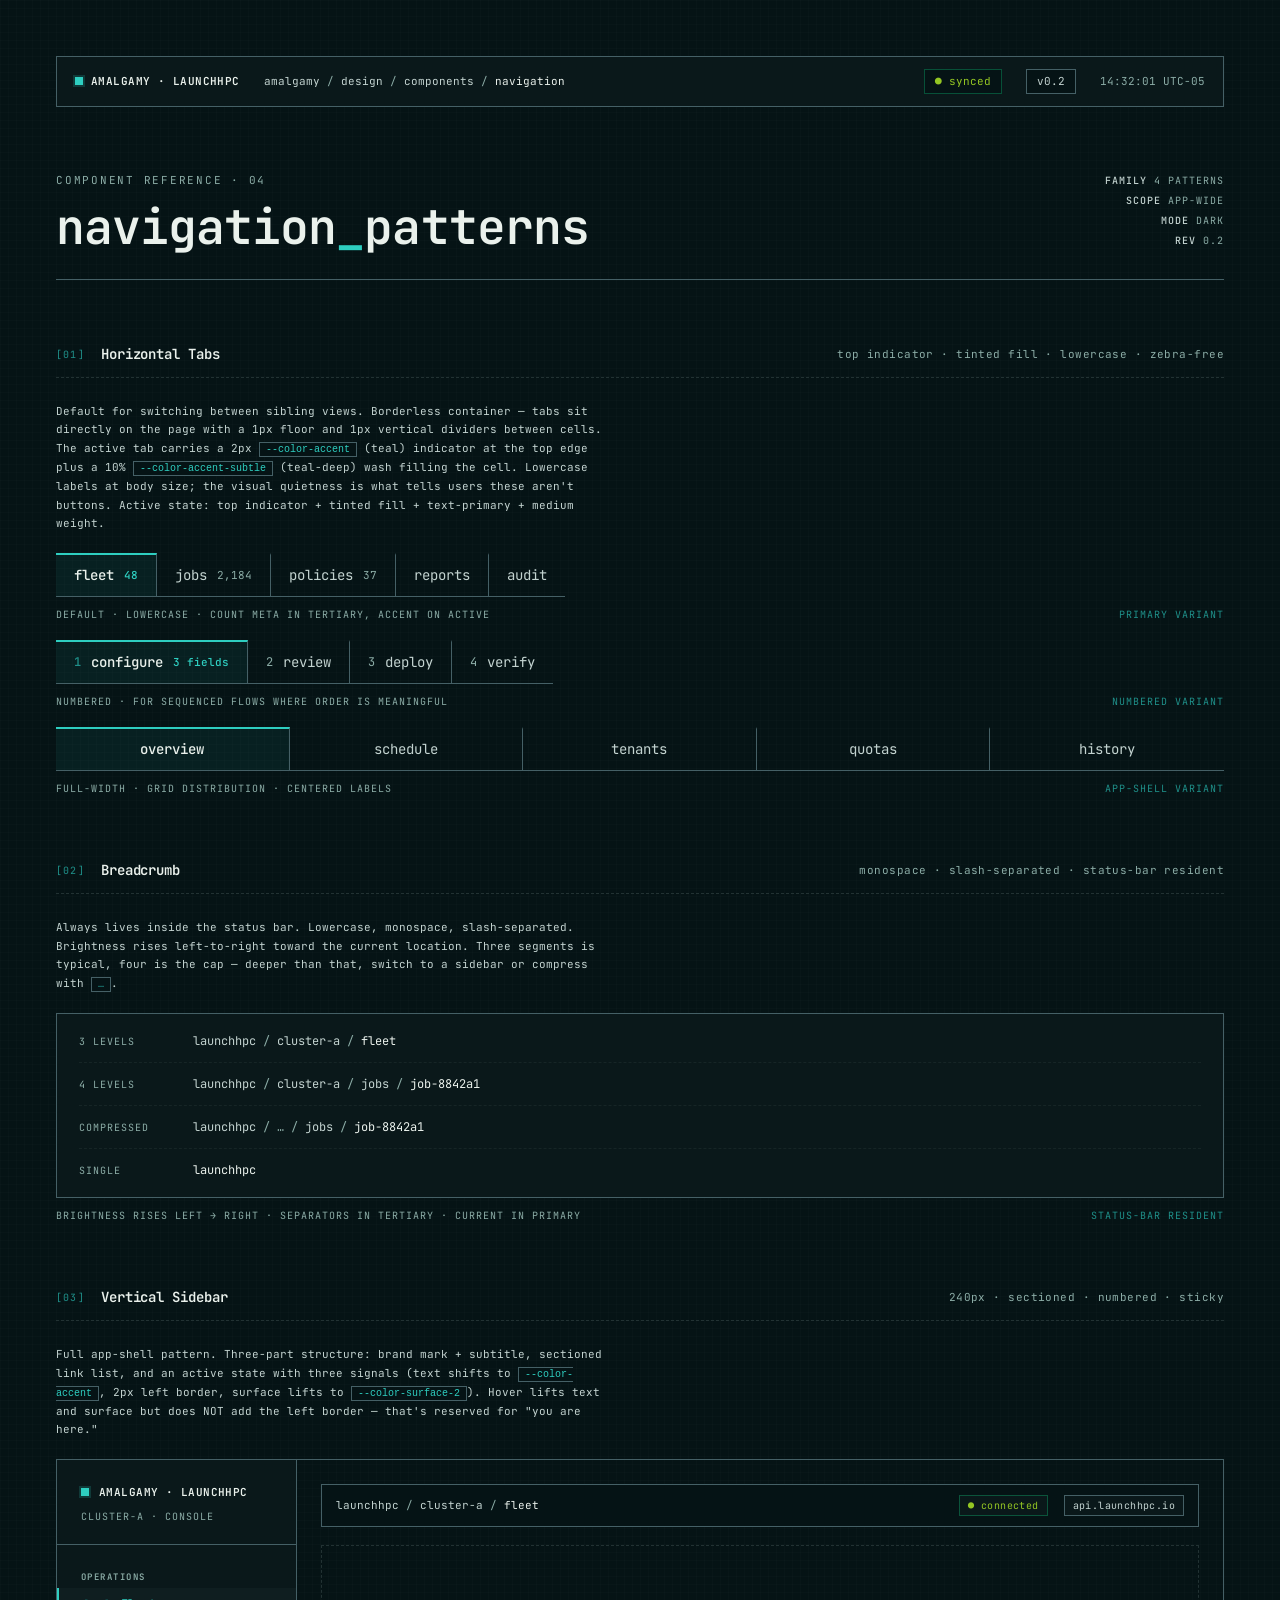
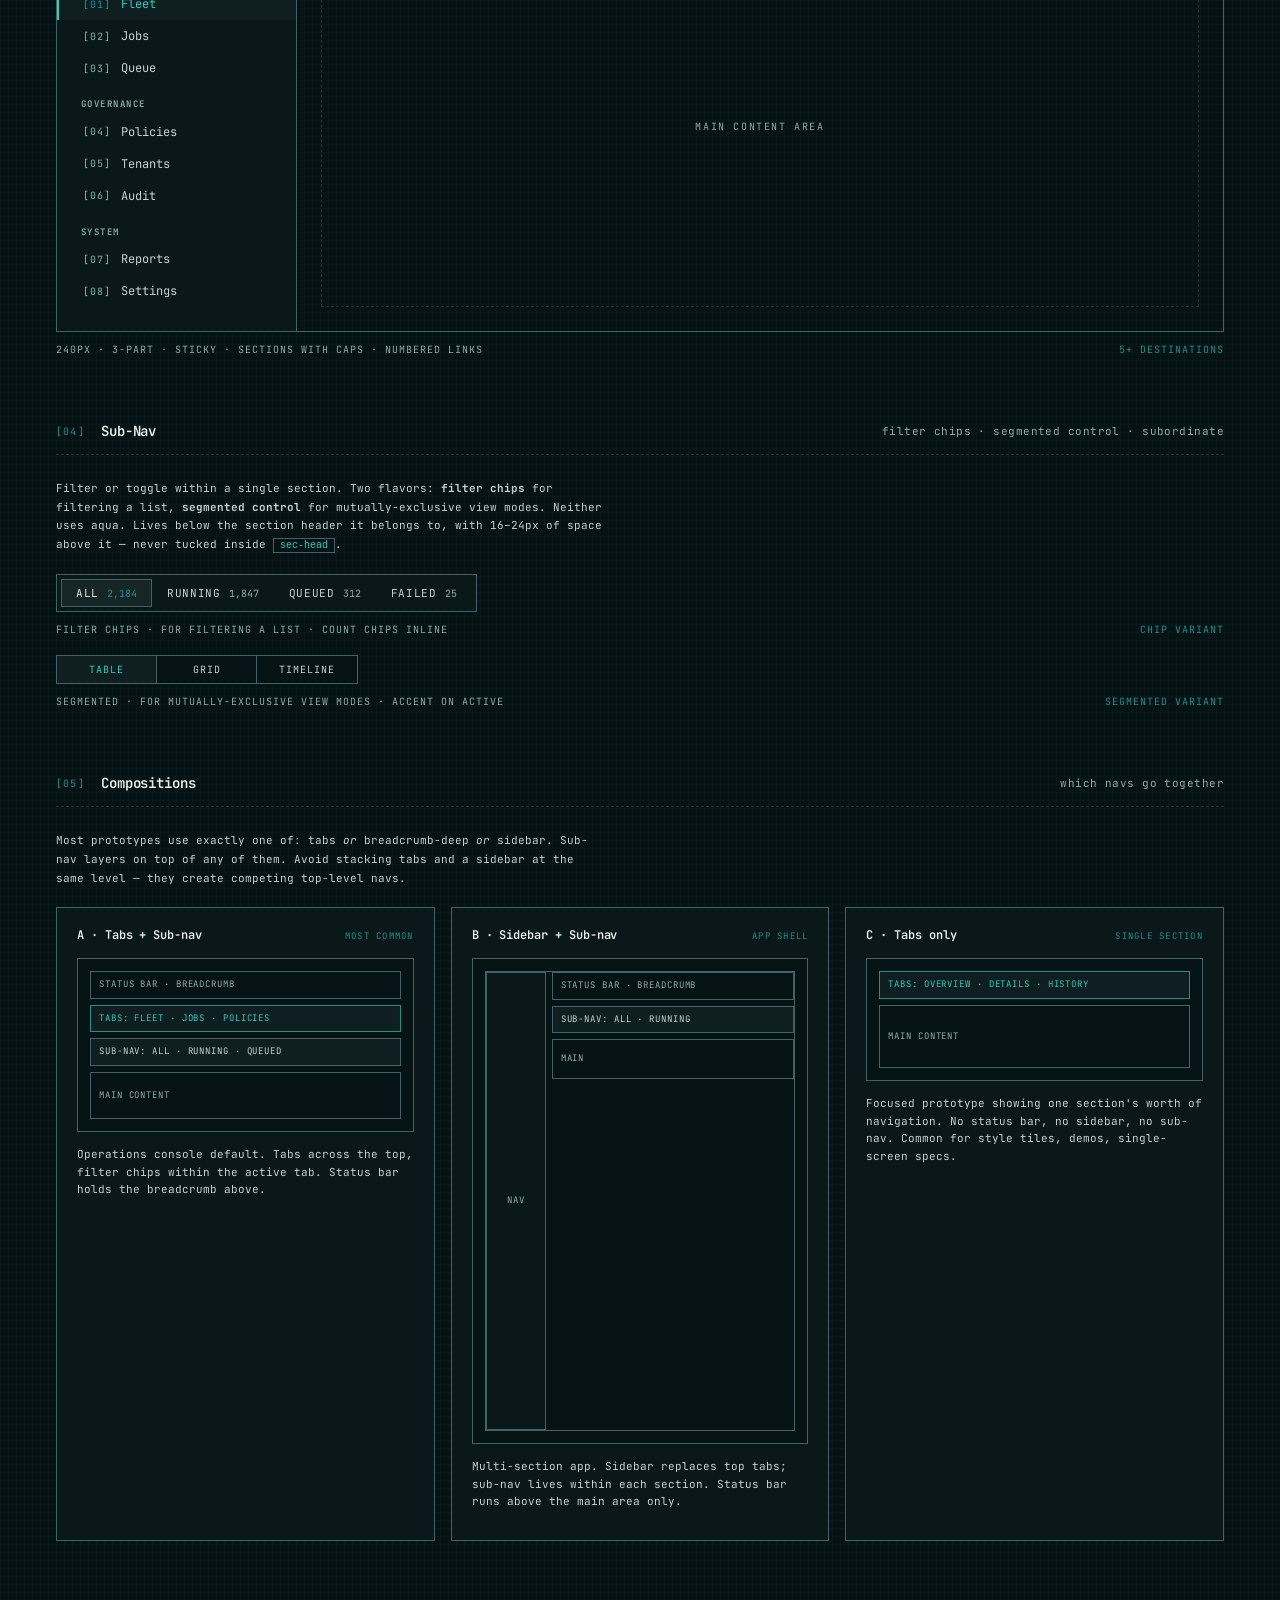
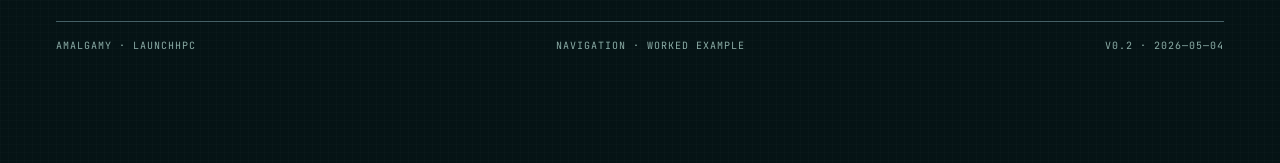
<file: examples/navigation-patterns.html>
<!doctype html>
<html lang="en">
<head>
<meta charset="utf-8"/>
<meta name="viewport" content="width=1440"/>
<title>Amalgamy · Navigation Patterns</title>
<link rel="preconnect" href="https://fonts.googleapis.com">
<link rel="preconnect" href="https://fonts.gstatic.com" crossorigin>
<link href="https://fonts.googleapis.com/css2?family=JetBrains+Mono:wght@400;500;600;700&family=Inter:wght@400;500&display=swap" rel="stylesheet">
<style>
  /* ============================================================
   * AMALGAMY · NAVIGATION PATTERNS · WORKED EXAMPLE
   * Mirrors tokens/amalgamy-reset.css. Self-contained.
   * ============================================================ */

  :root {
    /* v0.2 darker Clear-teal ramp */
    --color-bg:               #051315;
    --color-surface-1:        #0A181A;
    --color-surface-2:        #0F1E20;
    --color-surface-3:        #162526;

    --color-border-subtle:    #162526;
    --color-border-default:   #223233;
    --color-border-strong:    #456066;

    --color-text-primary:     #EAF1EC;
    --color-text-secondary:   #C3D3D0;
    --color-text-tertiary:    #8CADA7;
    --color-text-faint:       #78948F;
    --color-text-inverse:     #051315;

    --color-accent:           #2ECEC0;
    --color-accent-hover:     #45D9CD;
    --color-accent-subtle:    #1F908A;
    --color-accent-secondary: #A9F4EA;

    --color-success:          #85BE00;
    --color-success-text:     #94C623;
    --color-warning:          #F29421;
    --color-warning-text:     #F1A23F;
    --color-danger:           #FE483B;
    --color-danger-text:      #FB6156;
    --color-info:             #69B1E8;
    --color-info-text:        #7CBBE9;
    --color-status-queued:    #8EA0C9;
    --color-neutral:          #2E4445;

    --font-mono: 'JetBrains Mono', ui-monospace, monospace;
    --font-sans: 'Inter', system-ui, sans-serif;
  }

  *, *::before, *::after { box-sizing: border-box; }
  html, body { margin: 0; padding: 0; }
  body {
    background: var(--color-bg);
    color: var(--color-text-primary);
    font-family: var(--font-mono);
    font-size: 14px;
    line-height: 1.5;
    -webkit-font-smoothing: antialiased;
    font-variant-ligatures: none;
    background-image:
      linear-gradient(rgba(255,255,255,0.012) 1px, transparent 1px),
      linear-gradient(90deg, rgba(255,255,255,0.012) 1px, transparent 1px);
    background-size: 8px 8px;
  }

  .tile { max-width: 1280px; margin: 0 auto; padding: 56px 56px 96px; }

  /* ───────── STATUS BAR (foundation pattern) ───────── */
  .statusbar {
    display: grid;
    grid-template-columns: auto 1fr auto auto auto;
    gap: 24px;
    align-items: center;
    padding: 12px 18px;
    background: var(--color-surface-1);
    border: 1px solid var(--color-border-strong);
    margin-bottom: 32px;
    font-size: 11px;
    color: var(--color-text-secondary);
  }
  .statusbar .mark {
    display: inline-flex; align-items: center; gap: 8px;
    color: var(--color-text-primary);
    font-weight: 600; letter-spacing: 0.04em;
  }
  .statusbar .mark .dot {
    width: 8px; height: 8px;
    background: var(--color-accent);
    box-shadow: 0 0 0 2px rgba(46,206,192,0.18);
  }
  .statusbar .path { color: var(--color-text-secondary); }
  .statusbar .path .sep { color: var(--color-text-tertiary); }
  .statusbar .path .active { color: var(--color-text-primary); }
  .statusbar .pill {
    padding: 3px 10px; background: var(--color-bg);
    border: 1px solid var(--color-border-strong);
  }
  .statusbar .pill.ok {
    color: var(--color-success-text);
    border-color: rgba(13,195,120,0.35);
  }
  .statusbar .ts {
    color: var(--color-text-tertiary);
    font-variant-numeric: tabular-nums;
  }

  /* ───────── MASTHEAD ───────── */
  .masthead {
    display: grid;
    grid-template-columns: 1fr auto;
    gap: 32px;
    align-items: end;
    padding: 32px 0 28px;
    border-bottom: 1px solid var(--color-border-strong);
    margin-bottom: 56px;
  }
  .masthead .label {
    font-size: 11px; color: var(--color-text-tertiary);
    letter-spacing: 0.16em; text-transform: uppercase;
    margin-bottom: 14px;
  }
  .masthead h1 {
    margin: 0; font-size: 48px; line-height: 1; font-weight: 600;
    letter-spacing: -0.02em; color: var(--color-text-primary);
  }
  .masthead h1 .accent { color: var(--color-accent); }
  .masthead .meta {
    text-align: right; font-size: 10px;
    color: var(--color-text-tertiary);
    letter-spacing: 0.10em; text-transform: uppercase;
    line-height: 2;
  }
  .masthead .meta b { color: var(--color-text-secondary); font-weight: 500; }

  /* ───────── SECTION ───────── */
  .sec { margin-top: 64px; }
  .sec-head {
    display: grid;
    grid-template-columns: auto auto 1fr auto;
    gap: 16px; align-items: center;
    margin-bottom: 24px;
    padding-bottom: 12px;
    border-bottom: 1px dashed var(--color-border-default);
  }
  .sec-head .num {
    font-size: 10px; color: var(--color-accent-subtle);
    letter-spacing: 0.12em;
  }
  .sec-head .name {
    font-size: 14px; font-weight: 600;
    color: var(--color-text-primary);
    letter-spacing: -0.005em;
  }
  .sec-head .desc {
    font-size: 11px; color: var(--color-text-tertiary);
    text-align: right; letter-spacing: 0.04em;
  }

  .note {
    font-size: 11px; color: var(--color-text-secondary);
    line-height: 1.7; max-width: 78ch; margin: 0 0 20px;
  }
  .note code {
    color: var(--color-accent);
    background: var(--color-bg);
    border: 1px solid var(--color-border-strong);
    padding: 1px 6px; font-size: 10px;
  }

  /* ───────── TABS (canonical) ───────── */
  .tabs {
    display: inline-flex;
    align-items: stretch;
    border-bottom: 1px solid var(--color-border-strong);
  }
  .tab {
    display: inline-flex;
    align-items: center;
    gap: 10px;
    padding: 10px 18px;
    font-family: var(--font-mono);
    font-size: 14px;
    font-weight: 400;
    color: var(--color-text-secondary);
    text-decoration: none;
    border-right: 1px solid var(--color-border-strong);
    border-top: 2px solid transparent;
    background: transparent;
  }
  .tab:last-child { border-right: none; }
  .tab:hover { color: var(--color-text-primary); }
  .tab.active {
    color: var(--color-text-primary);
    font-weight: 500;
    border-top-color: var(--color-accent);
    background: color-mix(in srgb, var(--color-accent-subtle) 10%, transparent);
  }
  .tab .tnum {
    color: var(--color-text-tertiary);
    font-size: 12px;
    font-variant-numeric: tabular-nums;
  }
  .tab.active .tnum { color: var(--color-accent-subtle); }
  .tab .tcount {
    font-size: 11px;
    color: var(--color-text-tertiary);
    font-variant-numeric: tabular-nums;
  }
  .tab.active .tcount { color: var(--color-accent); }

  /* ───────── TABS (full-width variant) ───────── */
  .tabs.full-width {
    display: grid;
    grid-template-columns: repeat(5, 1fr);
    width: 100%;
  }
  .tabs.full-width .tab { justify-content: center; }

  /* ───────── BREADCRUMB DEMO ───────── */
  .crumb-demo {
    display: flex; flex-direction: column; gap: 12px;
    padding: 18px 22px;
    background: var(--color-surface-1);
    border: 1px solid var(--color-border-strong);
  }
  .crumb-demo .row {
    display: grid;
    grid-template-columns: 90px 1fr;
    gap: 24px; align-items: baseline;
    font-size: 12px;
  }
  .crumb-demo .row + .row {
    padding-top: 12px;
    border-top: 1px dashed var(--color-border-subtle);
  }
  .crumb-demo .lbl {
    font-size: 10px; color: var(--color-text-tertiary);
    letter-spacing: 0.10em; text-transform: uppercase;
  }
  .crumb-demo .path { color: var(--color-text-secondary); font-size: 12px; }
  .crumb-demo .path .sep { color: var(--color-text-tertiary); }
  .crumb-demo .path .active { color: var(--color-text-primary); }

  /* ───────── SIDEBAR DEMO ───────── */
  .shell {
    display: grid;
    grid-template-columns: 240px 1fr;
    border: 1px solid var(--color-border-strong);
    min-height: 460px;
  }
  .nav {
    background: var(--color-surface-1);
    border-right: 1px solid var(--color-border-strong);
    padding: 24px 0;
  }
  .nav-mark {
    padding: 0 24px 20px;
    border-bottom: 1px solid var(--color-border-strong);
    margin-bottom: 12px;
  }
  .nav-mark .row {
    display: flex; align-items: center; gap: 10px;
    font-size: 11px; font-weight: 600;
    letter-spacing: 0.04em;
    color: var(--color-text-primary);
  }
  .nav-mark .row .dot {
    width: 8px; height: 8px;
    background: var(--color-accent);
    box-shadow: 0 0 0 2px rgba(46,206,192,0.18);
  }
  .nav-mark .sub {
    margin-top: 8px;
    font-size: 10px; color: var(--color-text-tertiary);
    letter-spacing: 0.10em; text-transform: uppercase;
  }
  .nav-section {
    padding: 14px 24px 4px;
    font-size: 9px;
    color: var(--color-text-tertiary);
    letter-spacing: 0.16em;
    text-transform: uppercase;
    font-weight: 600;
  }
  .nav-link {
    display: flex; align-items: center; gap: 10px;
    padding: 7px 24px;
    color: var(--color-text-secondary);
    font-size: 12px;
    text-decoration: none;
    border-left: 2px solid transparent;
  }
  .nav-link:hover {
    color: var(--color-text-primary);
    background: var(--color-surface-2);
  }
  .nav-link.active {
    color: var(--color-accent);
    border-left-color: var(--color-accent);
    background: var(--color-surface-2);
  }
  .nav-link .num {
    color: var(--color-text-tertiary);
    font-size: 10px; letter-spacing: 0.10em;
  }
  .nav-link:hover .num,
  .nav-link.active .num { color: var(--color-accent-subtle); }

  /* Shell content placeholder */
  .shell-content {
    padding: 24px;
    display: flex; flex-direction: column; gap: 18px;
  }
  .shell-statusbar {
    display: grid;
    grid-template-columns: 1fr auto auto;
    gap: 16px; align-items: center;
    padding: 10px 14px;
    background: var(--color-bg);
    border: 1px solid var(--color-border-strong);
    font-size: 11px;
  }
  .shell-statusbar .path { color: var(--color-text-secondary); }
  .shell-statusbar .path .sep { color: var(--color-text-tertiary); }
  .shell-statusbar .path .active { color: var(--color-text-primary); }
  .shell-statusbar .pill {
    padding: 2px 8px;
    background: var(--color-surface-1);
    border: 1px solid var(--color-border-strong);
    color: var(--color-text-secondary);
    font-size: 10px;
    letter-spacing: 0.04em;
  }
  .shell-statusbar .pill.ok {
    color: var(--color-success-text);
    border-color: rgba(13,195,120,0.35);
  }
  .shell-placeholder {
    flex: 1;
    border: 1px dashed var(--color-border-default);
    display: flex; align-items: center; justify-content: center;
    color: var(--color-text-tertiary);
    font-size: 10px;
    letter-spacing: 0.16em;
    text-transform: uppercase;
  }

  /* ───────── SUB-NAV: filter chips ───────── */
  .subnav-chips {
    display: flex; gap: 0;
    background: var(--color-surface-1);
    border: 1px solid var(--color-border-strong);
    padding: 4px;
    width: fit-content;
  }
  .chip {
    background: transparent;
    border: 1px solid transparent;
    padding: 6px 14px;
    font-family: var(--font-mono);
    font-size: 11px;
    color: var(--color-text-secondary);
    letter-spacing: 0.06em;
    text-transform: uppercase;
    cursor: pointer;
    display: inline-flex; align-items: center; gap: 8px;
  }
  .chip:hover { color: var(--color-text-primary); }
  .chip.active {
    color: var(--color-text-primary);
    background: var(--color-surface-3);
    border-color: var(--color-border-strong);
  }
  .chip .cnt {
    color: var(--color-text-tertiary);
    font-size: 10px;
    letter-spacing: 0;
    text-transform: none;
    font-variant-numeric: tabular-nums;
  }
  .chip.active .cnt { color: var(--color-accent-subtle); }

  /* ───────── SUB-NAV: segmented control ───────── */
  .segmented {
    display: inline-grid;
    grid-auto-flow: column;
    grid-auto-columns: 1fr;
    background: var(--color-bg);
    border: 1px solid var(--color-border-strong);
  }
  .seg {
    background: transparent;
    border: 0;
    border-right: 1px solid var(--color-border-strong);
    padding: 7px 22px;
    font-family: var(--font-mono);
    font-size: 10px;
    color: var(--color-text-secondary);
    letter-spacing: 0.10em;
    text-transform: uppercase;
    cursor: pointer;
  }
  .seg:last-child { border-right: 0; }
  .seg:hover { color: var(--color-text-primary); }
  .seg.active {
    background: var(--color-surface-2);
    color: var(--color-accent);
  }

  /* ───────── COMPOSITION DIAGRAMS ───────── */
  .compo {
    display: grid;
    grid-template-columns: repeat(3, 1fr);
    gap: 16px;
  }
  .compo-card {
    border: 1px solid var(--color-border-strong);
    background: var(--color-surface-1);
    padding: 18px 20px;
  }
  .compo-card .head {
    display: flex; justify-content: space-between; align-items: baseline;
    margin-bottom: 14px;
  }
  .compo-card .head .ttl {
    font-size: 12px; font-weight: 600;
    color: var(--color-text-primary);
    letter-spacing: -0.005em;
  }
  .compo-card .head .freq {
    font-size: 9px;
    color: var(--color-accent-subtle);
    letter-spacing: 0.14em;
    text-transform: uppercase;
  }
  .compo-diagram {
    background: var(--color-bg);
    border: 1px solid var(--color-border-strong);
    padding: 12px;
    margin-bottom: 14px;
    display: flex; flex-direction: column; gap: 6px;
  }
  .compo-bar {
    border: 1px solid var(--color-border-strong);
    background: var(--color-surface-2);
    padding: 6px 8px;
    font-size: 9px;
    color: var(--color-text-secondary);
    letter-spacing: 0.10em;
    text-transform: uppercase;
  }
  .compo-bar.accent {
    border-color: var(--color-accent-subtle);
    color: var(--color-accent);
  }
  .compo-bar.dim {
    background: transparent;
    color: var(--color-text-tertiary);
  }
  .compo-row {
    display: grid;
    gap: 6px;
  }
  .compo-row.shell { grid-template-columns: 60px 1fr; }
  .compo-side {
    background: var(--color-surface-1);
    border: 1px solid var(--color-border-strong);
    color: var(--color-text-tertiary);
    font-size: 9px;
    letter-spacing: 0.10em;
    text-transform: uppercase;
    padding: 6px 4px;
    text-align: center;
    align-self: stretch;
    display: flex; align-items: center; justify-content: center;
  }
  .compo-stack { display: flex; flex-direction: column; gap: 6px; }
  .compo-card .desc {
    font-size: 11px;
    color: var(--color-text-secondary);
    line-height: 1.6;
  }

  /* ───────── PANEL FRAME ───────── */
  .panel-frame { margin-bottom: 18px; }
  .panel-spec {
    margin-top: 10px;
    display: flex; justify-content: space-between;
    font-size: 10px;
    color: var(--color-text-tertiary);
    letter-spacing: 0.10em;
    text-transform: uppercase;
  }
  .panel-spec .right { color: var(--color-accent-subtle); }

  footer {
    margin-top: 80px;
    padding: 16px 0;
    border-top: 1px solid var(--color-border-strong);
    display: flex; justify-content: space-between;
    font-size: 10px;
    color: var(--color-text-tertiary);
    letter-spacing: 0.10em;
    text-transform: uppercase;
  }
</style>
</head>
<body>
<div class="tile">

  <!-- STATUS BAR -->
  <div class="statusbar">
    <span class="mark"><span class="dot"></span>AMALGAMY · LAUNCHHPC</span>
    <span class="path">amalgamy <span class="sep">/</span> design <span class="sep">/</span> components <span class="sep">/</span> <span class="active">navigation</span></span>
    <span class="pill ok">● synced</span>
    <span class="pill">v0.2</span>
    <span class="ts">14:32:01 UTC−05</span>
  </div>

  <!-- MASTHEAD -->
  <header class="masthead">
    <div>
      <div class="label">Component Reference · 04</div>
      <h1>navigation<span class="accent">_</span>patterns</h1>
    </div>
    <div class="meta">
      <div><b>FAMILY</b> 4 PATTERNS</div>
      <div><b>SCOPE</b> APP-WIDE</div>
      <div><b>MODE</b> DARK</div>
      <div><b>REV</b> 0.2</div>
    </div>
  </header>

  <!-- ════ [01] HORIZONTAL TABS ════ -->
  <section class="sec">
    <div class="sec-head">
      <span class="num">[01]</span>
      <span class="name">Horizontal Tabs</span><span></span>
      <span class="desc">top indicator · tinted fill · lowercase · zebra-free</span>
    </div>
    <p class="note">Default for switching between sibling views. Borderless container — tabs sit directly on the page with a 1px floor and 1px vertical dividers between cells. The active tab carries a 2px <code>--color-accent</code> (teal) indicator at the top edge plus a 10% <code>--color-accent-subtle</code> (teal-deep) wash filling the cell. Lowercase labels at body size; the visual quietness is what tells users these aren't buttons. Active state: top indicator + tinted fill + text-primary + medium weight.</p>

    <div class="panel-frame">
      <nav class="tabs">
        <a class="tab active" href="#">fleet <span class="tcount">48</span></a>
        <a class="tab" href="#">jobs <span class="tcount">2,184</span></a>
        <a class="tab" href="#">policies <span class="tcount">37</span></a>
        <a class="tab" href="#">reports</a>
        <a class="tab" href="#">audit</a>
      </nav>
      <div class="panel-spec">
        <span>Default · lowercase · count meta in tertiary, accent on active</span>
        <span class="right">primary variant</span>
      </div>
    </div>

    <div class="panel-frame">
      <nav class="tabs">
        <a class="tab active" href="#"><span class="tnum">1</span>configure <span class="tcount">3 fields</span></a>
        <a class="tab" href="#"><span class="tnum">2</span>review</a>
        <a class="tab" href="#"><span class="tnum">3</span>deploy</a>
        <a class="tab" href="#"><span class="tnum">4</span>verify</a>
      </nav>
      <div class="panel-spec">
        <span>Numbered · for sequenced flows where order is meaningful</span>
        <span class="right">numbered variant</span>
      </div>
    </div>

    <div class="panel-frame">
      <nav class="tabs full-width">
        <a class="tab active" href="#">overview</a>
        <a class="tab" href="#">schedule</a>
        <a class="tab" href="#">tenants</a>
        <a class="tab" href="#">quotas</a>
        <a class="tab" href="#">history</a>
      </nav>
      <div class="panel-spec">
        <span>Full-width · grid distribution · centered labels</span>
        <span class="right">app-shell variant</span>
      </div>
    </div>
  </section>

  <!-- ════ [02] BREADCRUMB ════ -->
  <section class="sec">
    <div class="sec-head">
      <span class="num">[02]</span>
      <span class="name">Breadcrumb</span><span></span>
      <span class="desc">monospace · slash-separated · status-bar resident</span>
    </div>
    <p class="note">Always lives inside the status bar. Lowercase, monospace, slash-separated. Brightness rises left-to-right toward the current location. Three segments is typical, four is the cap — deeper than that, switch to a sidebar or compress with <code>…</code>.</p>

    <div class="panel-frame">
      <div class="crumb-demo">
        <div class="row">
          <span class="lbl">3 levels</span>
          <span class="path">launchhpc <span class="sep">/</span> cluster-a <span class="sep">/</span> <span class="active">fleet</span></span>
        </div>
        <div class="row">
          <span class="lbl">4 levels</span>
          <span class="path">launchhpc <span class="sep">/</span> cluster-a <span class="sep">/</span> jobs <span class="sep">/</span> <span class="active">job-8842a1</span></span>
        </div>
        <div class="row">
          <span class="lbl">compressed</span>
          <span class="path">launchhpc <span class="sep">/</span> <span style="color: var(--color-text-tertiary)">…</span> <span class="sep">/</span> jobs <span class="sep">/</span> <span class="active">job-8842a1</span></span>
        </div>
        <div class="row">
          <span class="lbl">single</span>
          <span class="path"><span class="active">launchhpc</span></span>
        </div>
      </div>
      <div class="panel-spec">
        <span>brightness rises left → right · separators in tertiary · current in primary</span>
        <span class="right">status-bar resident</span>
      </div>
    </div>
  </section>

  <!-- ════ [03] SIDEBAR ════ -->
  <section class="sec">
    <div class="sec-head">
      <span class="num">[03]</span>
      <span class="name">Vertical Sidebar</span><span></span>
      <span class="desc">240px · sectioned · numbered · sticky</span>
    </div>
    <p class="note">Full app-shell pattern. Three-part structure: brand mark + subtitle, sectioned link list, and an active state with three signals (text shifts to <code>--color-accent</code>, 2px left border, surface lifts to <code>--color-surface-2</code>). Hover lifts text and surface but does NOT add the left border — that's reserved for "you are here."</p>

    <div class="panel-frame">
      <div class="shell">
        <aside class="nav">
          <div class="nav-mark">
            <div class="row"><span class="dot"></span>AMALGAMY · LAUNCHHPC</div>
            <div class="sub">cluster-a · console</div>
          </div>

          <div class="nav-section">Operations</div>
          <a href="#" class="nav-link active"><span class="num">[01]</span>Fleet</a>
          <a href="#" class="nav-link"><span class="num">[02]</span>Jobs</a>
          <a href="#" class="nav-link"><span class="num">[03]</span>Queue</a>

          <div class="nav-section">Governance</div>
          <a href="#" class="nav-link"><span class="num">[04]</span>Policies</a>
          <a href="#" class="nav-link"><span class="num">[05]</span>Tenants</a>
          <a href="#" class="nav-link"><span class="num">[06]</span>Audit</a>

          <div class="nav-section">System</div>
          <a href="#" class="nav-link"><span class="num">[07]</span>Reports</a>
          <a href="#" class="nav-link"><span class="num">[08]</span>Settings</a>
        </aside>

        <div class="shell-content">
          <div class="shell-statusbar">
            <span class="path">launchhpc <span class="sep">/</span> cluster-a <span class="sep">/</span> <span class="active">fleet</span></span>
            <span class="pill ok">● connected</span>
            <span class="pill">api.launchhpc.io</span>
          </div>
          <div class="shell-placeholder">main content area</div>
        </div>
      </div>
      <div class="panel-spec">
        <span>240px · 3-part · sticky · sections with caps · numbered links</span>
        <span class="right">5+ destinations</span>
      </div>
    </div>
  </section>

  <!-- ════ [04] SUB-NAV ════ -->
  <section class="sec">
    <div class="sec-head">
      <span class="num">[04]</span>
      <span class="name">Sub-Nav</span><span></span>
      <span class="desc">filter chips · segmented control · subordinate</span>
    </div>
    <p class="note">Filter or toggle within a single section. Two flavors: <strong>filter chips</strong> for filtering a list, <strong>segmented control</strong> for mutually-exclusive view modes. Neither uses aqua. Lives below the section header it belongs to, with 16–24px of space above it — never tucked inside <code>sec-head</code>.</p>

    <div class="panel-frame">
      <div class="subnav-chips">
        <button class="chip active">All <span class="cnt">2,184</span></button>
        <button class="chip">Running <span class="cnt">1,847</span></button>
        <button class="chip">Queued <span class="cnt">312</span></button>
        <button class="chip">Failed <span class="cnt">25</span></button>
      </div>
      <div class="panel-spec">
        <span>Filter chips · for filtering a list · count chips inline</span>
        <span class="right">chip variant</span>
      </div>
    </div>

    <div class="panel-frame">
      <div class="segmented">
        <button class="seg active">Table</button>
        <button class="seg">Grid</button>
        <button class="seg">Timeline</button>
      </div>
      <div class="panel-spec">
        <span>Segmented · for mutually-exclusive view modes · accent on active</span>
        <span class="right">segmented variant</span>
      </div>
    </div>
  </section>

  <!-- ════ [05] COMPOSITIONS ════ -->
  <section class="sec">
    <div class="sec-head">
      <span class="num">[05]</span>
      <span class="name">Compositions</span><span></span>
      <span class="desc">which navs go together</span>
    </div>
    <p class="note">Most prototypes use exactly one of: tabs <em>or</em> breadcrumb-deep <em>or</em> sidebar. Sub-nav layers on top of any of them. Avoid stacking tabs and a sidebar at the same level — they create competing top-level navs.</p>

    <div class="compo">
      <div class="compo-card">
        <div class="head">
          <span class="ttl">A · Tabs + Sub-nav</span>
          <span class="freq">most common</span>
        </div>
        <div class="compo-diagram">
          <div class="compo-bar dim">status bar · breadcrumb</div>
          <div class="compo-bar accent">tabs: fleet · jobs · policies</div>
          <div class="compo-bar">sub-nav: all · running · queued</div>
          <div class="compo-bar dim" style="padding: 16px 8px;">main content</div>
        </div>
        <p class="desc">Operations console default. Tabs across the top, filter chips within the active tab. Status bar holds the breadcrumb above.</p>
      </div>

      <div class="compo-card">
        <div class="head">
          <span class="ttl">B · Sidebar + Sub-nav</span>
          <span class="freq">app shell</span>
        </div>
        <div class="compo-diagram">
          <div class="compo-row shell">
            <div class="compo-side">nav</div>
            <div class="compo-stack">
              <div class="compo-bar dim">status bar · breadcrumb</div>
              <div class="compo-bar">sub-nav: all · running</div>
              <div class="compo-bar dim" style="padding: 12px 8px;">main</div>
            </div>
          </div>
        </div>
        <p class="desc">Multi-section app. Sidebar replaces top tabs; sub-nav lives within each section. Status bar runs above the main area only.</p>
      </div>

      <div class="compo-card">
        <div class="head">
          <span class="ttl">C · Tabs only</span>
          <span class="freq">single section</span>
        </div>
        <div class="compo-diagram">
          <div class="compo-bar accent">tabs: overview · details · history</div>
          <div class="compo-bar dim" style="padding: 24px 8px;">main content</div>
        </div>
        <p class="desc">Focused prototype showing one section's worth of navigation. No status bar, no sidebar, no sub-nav. Common for style tiles, demos, single-screen specs.</p>
      </div>
    </div>
  </section>

  <footer>
    <span>AMALGAMY · LAUNCHHPC</span>
    <span>NAVIGATION · WORKED EXAMPLE</span>
    <span>v0.2 · 2026—05—04</span>
  </footer>

</div>
</body>
</html>
</file>
